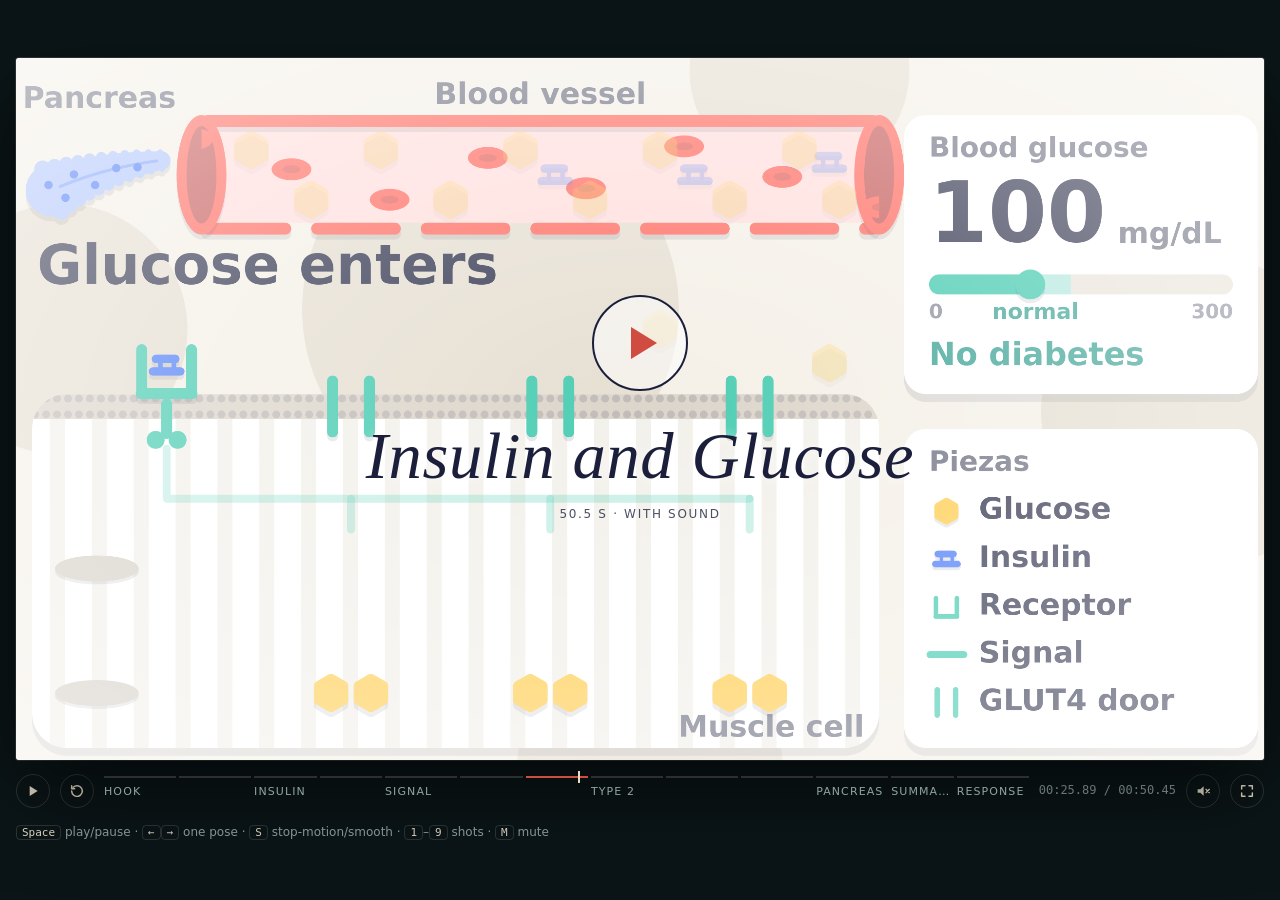
<file: skills/videos/styles/examples/motion.html>
<!doctype html>
<html lang="en">
<head>
<meta charset="utf-8">
<meta name="viewport" content="width=device-width,initial-scale=1,viewport-fit=cover">
<title>Insulin and Glucose</title>
<style>
:root{--ground:#0b1517;--ink:#e7dec8;--muted:#8fa4a2;--accent:#d04b40;--line:rgba(231,222,200,.16);--line2:rgba(231,222,200,.42);color-scheme:dark}
html,body{height:100%;margin:0;background:var(--ground);color:var(--ink)}
[hidden]{display:none!important}
body{font:14px/1.4 ui-sans-serif,system-ui,-apple-system,"Segoe UI",Roboto,sans-serif;display:flex;flex-direction:column;align-items:center;justify-content:center;gap:14px;padding-inline:16px;padding-block:16px;box-sizing:border-box;overflow:hidden}
#frame,#bar,#hint{width:min(100%,calc((100vh - 128px) * var(--ar,1.7778)))}
#frame{position:relative;aspect-ratio:var(--ar,1.7778);max-width:100%;box-shadow:0 30px 90px rgba(0,0,0,.55),0 0 0 1px var(--line);border-radius:3px;overflow:hidden;background:#10201f}
canvas{display:block;width:100%;height:100%;cursor:crosshair;touch-action:none}
#start{position:absolute;inset:0;display:grid;place-content:center;justify-items:center;gap:2px;border:0;margin:0;padding:0;color:var(--ink);cursor:pointer;background:radial-gradient(ellipse at center,rgba(6,14,16,.08),rgba(6,14,16,.62));font:inherit}
#start .ring{width:92px;height:92px;border-radius:50%;border:2px solid var(--ink);display:grid;place-items:center;background:rgba(11,21,23,.4);transition:transform .2s}
#start:hover .ring,#start:focus-visible .ring{transform:scale(1.06)}
#start .tri{width:0;height:0;border-left:26px solid var(--accent);border-top:16px solid transparent;border-bottom:16px solid transparent;margin-left:8px}
#start .name{font-family:ui-serif,"Iowan Old Style",Palatino,"Palatino Linotype",Georgia,serif;font-style:italic;font-size:clamp(28px,5.2vw,68px);margin:16px 0 2px;letter-spacing:.01em;text-shadow:0 2px 18px rgba(0,0,0,.45)}
#start .spec{color:var(--ink);opacity:.78;font-size:12px;letter-spacing:.14em;text-transform:uppercase}
#bar{display:flex;align-items:center;gap:10px;flex-wrap:wrap}
#bar button{font:inherit;font-size:13px;color:var(--ink);background:transparent;border:1px solid var(--line);border-radius:999px;padding:6px 13px;cursor:pointer;white-space:nowrap}
#bar button:hover{border-color:var(--line2)}
button:focus-visible{outline:2px solid var(--accent);outline-offset:2px}
#track{flex:1 1 220px;position:relative;height:30px;display:grid;gap:3px;cursor:pointer;touch-action:none;user-select:none}
#track .seg{min-width:0;overflow:hidden;text-overflow:ellipsis;white-space:nowrap;border-top:2px solid var(--line);font-size:11px;letter-spacing:.1em;text-transform:uppercase;color:var(--muted);padding-top:6px}
#track .seg.on{border-color:var(--accent);color:var(--ink)}#track .seg.estrecho{color:transparent}
#head{position:absolute;top:-5px;left:0;width:2px;height:12px;background:var(--ink);transform:translateX(-1px);pointer-events:none}
#tc{font-family:ui-monospace,"SF Mono",Menlo,Consolas,monospace;font-variant-numeric:tabular-nums;font-size:12px;color:var(--muted)}
#hint{margin:0;color:var(--muted);font-size:12px;line-height:1.7}
kbd{font-family:ui-monospace,"SF Mono",Menlo,Consolas,monospace;border:1px solid var(--line);border-radius:4px;padding:0 5px;font-size:11px;color:var(--ink)}
#bar button.ico{width:34px;height:34px;padding:0;display:grid;place-items:center}#bar button.ico svg{width:16px;height:16px}
html.fondo-claro #start{color:#1B1F3B;background:radial-gradient(ellipse at center,rgba(255,255,255,.15),rgba(255,255,255,.6))}html.fondo-claro #start .ring{border-color:#1B1F3B;background:rgba(255,255,255,.55)}html.fondo-claro #start .name,html.fondo-claro #start .spec{color:#1B1F3B;text-shadow:0 1px 12px rgba(255,255,255,.8)}
html.bare body{padding:0;gap:0}html.bare #bar,html.bare #hint{display:none}html.bare #frame{width:100vw;height:100vh;box-shadow:none;border-radius:0}
html.incrustado body,html:fullscreen body{padding:0;gap:0}html.incrustado #hint,html:fullscreen #hint{display:none}html.incrustado #frame,html:fullscreen #frame{width:100vw;height:100vh;box-shadow:none;border-radius:0}
html.incrustado #bar,html:fullscreen #bar{position:fixed;inset:auto 0 0 0;width:auto;padding:22px 12px 8px;background:linear-gradient(transparent,rgba(0,0,0,.75));opacity:0;transition:opacity .2s;z-index:5}
html.controles #bar{opacity:1}html.incrustado:not(.controles) #frame,html:fullscreen:not(.controles) #frame{cursor:none}
@media (max-width:640px){#bar button{padding:5px 10px;font-size:12px}#track{order:10;flex-basis:100%}}
</style>
</head>
<body>
<div id="frame">
  <canvas id="film" aria-label="Insulin and Glucose: how insulin gets glucose into a muscle cell, and what goes wrong in type 2 diabetes"></canvas>
  <button id="start" aria-label="Play Insulin and Glucose with sound"><span class="ring"><span class="tri"></span></span><span class="name">Insulin and Glucose</span><span class="spec" id="spec"></span></button>
</div>
<div id="bar" role="toolbar" aria-label="Video controls">
  <button id="pp" class="ico" aria-pressed="false" aria-label="Play" title="Play"></button>
  <button id="rs" class="ico" aria-label="Restart" title="Restart"></button>
  <div id="track" aria-label="Scrub the video"><span id="head"></span></div>
  <span id="tc"></span>
  <button id="sm" class="ico" aria-label="Stop-motion" title="Stop-motion"></button>
  <button id="snd" class="ico" aria-label="Sound off" title="Sound off"></button>
  <button id="fs" class="ico" aria-label="Full screen" title="Full screen"></button>
</div>
<p id="hint"><kbd>Space</kbd> play/pause · <kbd>←</kbd><kbd>→</kbd> one pose · <kbd>S</kbd> stop-motion/smooth · <kbd>1</kbd>–<kbd>9</kbd> shots · <kbd>M</kbd> mute</p>
<script>
// Inside a note (iframe) the video fills the whole space, and the controls appear on top when the mouse hovers over it.
if (window.self !== window.top) document.documentElement.classList.add('incrustado');
// Any error is written over the video, so it shows up in the review screenshot.
addEventListener('error', e => { const p = document.createElement('pre'); p.textContent = 'ERROR: ' + e.message + (e.lineno ? ' (line ' + e.lineno + ')' : ''); p.style.cssText = 'position:fixed;inset:auto 0 0 0;margin:0;padding:12px;background:#000;color:#ff5555;font:16px monospace;z-index:99;white-space:pre-wrap'; document.body.append(p); });
</script>
<script>
// ═══════════════════════════════════════════════════════════════════════════
//  Insulin and Glucose — a film drawn and scored entirely in code.
//  No images, samples or libraries: every pixel and every sound is made here (a narration
//  track, when there is one, is the only recorded audio). Size, frame rate and look come from
//  FORMAT; the length is the sum of the shots. With expo > 1 puppets hold each pose for
//  `expo` frames (stop motion) while the camera still moves on every frame.
// ═══════════════════════════════════════════════════════════════════════════
"use strict";
// ═══ YOUR FILM · FORMAT — size, frame rate, pose rate and post look (see MOTOR.md for the presets) ═══
const FORMAT = {
  w: 2560, h: 1440, fps: 60,
  expo: 1, post: { flicker: 0, grain: 0, vignette: 0, bg: '#F3EEE4' },
  ink: [27, 31, 59], light: [255, 255, 255], paper: 0, shadow: null,
  pixel: false,
  poster: 25.9,                            // the three doors open and glucose already inside: the idea at a glance
  safe: null,
};
const W = FORMAT.w, H = FORMAT.h, FPS = FORMAT.fps, EXPO = FORMAT.expo;
let DUR = 0, NF = 0; // set at boot from the shots
const TAU = Math.PI * 2, PI = Math.PI;
const clamp = (x, a, b) => x < a ? a : x > b ? b : x;
const lerp = (a, b, t) => a + (b - a) * t;
const inv = (a, b, x) => clamp((x - a) / (b - a), 0, 1);
const smooth = (a, b, x) => { x = inv(a, b, x); return x * x * (3 - 2 * x); };
const eio = t => { t = clamp(t, 0, 1); return t < .5 ? 4 * t * t * t : 1 - Math.pow(-2 * t + 2, 3) / 2; };
const eo = t => 1 - Math.pow(1 - clamp(t, 0, 1), 3);
const esine = t => .5 - .5 * Math.cos(PI * clamp(t, 0, 1));
const rng = seed => { let a = seed >>> 0; return () => { a = (a + 0x6D2B79F5) | 0; let t = Math.imul(a ^ (a >>> 15), 1 | a); t = (t + Math.imul(t ^ (t >>> 7), 61 | t)) ^ t; return ((t ^ (t >>> 14)) >>> 0) / 4294967296; }; };
const hash = (a, b = 0, c = 0) => { let h = Math.imul(a | 0, 374761393) ^ Math.imul((b | 0) + 7919, 668265263) ^ Math.imul((c | 0) + 104729, 1274126177); h = Math.imul(h ^ (h >>> 13), 1103515245); h ^= h >>> 16; h = Math.imul(h ^ (h >>> 15), 2246822519); h ^= h >>> 13; return (h >>> 0) / 4294967296; };

// ── Perlin gradient noise ────────────────────────────────────────────────────
const noise = (() => {
  const r = rng(1337), p = new Uint8Array(512), gx = new Float32Array(256), gy = new Float32Array(256), perm = [];
  for (let i = 0; i < 256; i++) perm[i] = i;
  for (let i = 255; i > 0; i--) { const j = (r() * (i + 1)) | 0; const t = perm[i]; perm[i] = perm[j]; perm[j] = t; }
  for (let i = 0; i < 512; i++) p[i] = perm[i & 255];
  for (let i = 0; i < 256; i++) { const a = r() * TAU; gx[i] = Math.cos(a); gy[i] = Math.sin(a); }
  const fade = t => t * t * t * (t * (t * 6 - 15) + 10);
  return (x, y) => {
    const xi = Math.floor(x), yi = Math.floor(y), xf = x - xi, yf = y - yi, X = xi & 255, Y = yi & 255;
    const aa = p[p[X] + Y], ab = p[p[X] + Y + 1], ba = p[p[X + 1] + Y], bb = p[p[X + 1] + Y + 1];
    const u = fade(xf), v = fade(yf);
    const x1 = lerp(gx[aa] * xf + gy[aa] * yf, gx[ba] * (xf - 1) + gy[ba] * yf, u);
    const x2 = lerp(gx[ab] * xf + gy[ab] * (yf - 1), gx[bb] * (xf - 1) + gy[bb] * (yf - 1), u);
    return lerp(x1, x2, v) * 1.42;
  };
})();
const fbm = (x, y, o = 3) => { let s = 0, a = .5, f = 1; for (let i = 0; i < o; i++) { s += a * noise(x * f + i * 17.3, y * f - i * 9.1); f *= 2.03; a *= .5; } return s; };
// divergence-free flow: curl of a drifting noise potential (px/s per unit amp)
function curl(x, y, t, sc = .0032) {
  const X = x * sc, Y = y * sc, h = .015;
  const n = (a, b) => noise(a + t * .23, b - t * .31) + .5 * noise(a * 2.1 - t * .4 + 3.1, b * 2.1 + t * .2 + 5.2);
  return [(n(X, Y + h) - n(X, Y - h)) / (2 * h), -(n(X + h, Y) - n(X - h, Y)) / (2 * h)];
}

// ── colour ──────────────────────────────────────────────────────────────────
const C = {
  teal: '#467f85', tealL: '#5a9197', tealD: '#2f6369', tealDD: '#20484f', sky: '#43808a', skyL: '#4f8b92',
  navy: '#17404c', navyD: '#10313b', hill: '#1f4d5a', hillL: '#7fa6ad', hillLL: '#9dbfc3',
  red: '#cf4b40', redD: '#a93a34', redL: '#dd6254', coral: '#d05b55', coralL: '#df746a', coralD: '#b2463f',
  orange: '#de835d', ochre: '#cf9a48', terra: '#c86a47', pear: '#d9c46f', gold: '#d8a54a',
  cream: '#e4dbc4', creamL: '#efe8d6', creamD: '#c9bfa6', paper: '#ebe3cf', skin: '#e3d4b4', cheek: '#e39a8c',
  ink: '#15191b', inkS: '#262c2e', slate: '#46565c', floor: '#35494e', floorL: '#4a5f63', table: '#4c5a54', tableD: '#3b4843',
  bag: '#61736e', wing: '#5d777c', bark: '#2a1715', brown: '#5b3526', cork: '#a8744b', grey: '#8d9696', blueGrey: '#88a6a1', lightBlue: '#8aaeb3'
};
const hexA = h => [parseInt(h.slice(1, 3), 16), parseInt(h.slice(3, 5), 16), parseInt(h.slice(5, 7), 16)];
const css = (c, a = 1) => `rgba(${c[0] | 0},${c[1] | 0},${c[2] | 0},${a})`;
const mixc = (a, b, t) => [lerp(a[0], b[0], t), lerp(a[1], b[1], t), lerp(a[2], b[2], t)];
const INKC = FORMAT.ink, LIGHTC = FORMAT.light;
// tone(h, k): k<0 darkens toward teal-ink, k>0 lightens toward paper — keeps every shade inside the print palette
const tone = (h, k, a = 1) => { const c = hexA(h); return css(k < 0 ? mixc(c, INKC, -k) : mixc(c, LIGHTC, k), a); };

// ── canvas helpers ──────────────────────────────────────────────────────────
const mk = (w, h) => { const c = document.createElement('canvas'); c.width = Math.max(1, Math.ceil(w)); c.height = Math.max(1, Math.ceil(h)); return c; };
const g2 = c => c.getContext('2d');

// hand-cut outline: subdivide each edge and nudge it with noise so nothing is ruler-straight
function cutPath(g, pts, { closed = true, amp = 1.2, step = 16, seed = 1, begin = true } = {}) {
  if (begin) g.beginPath();
  let first = true, k = 0; const n = pts.length, m = closed ? n : n - 1;
  for (let i = 0; i < m; i++) {
    const x0 = pts[i][0], y0 = pts[i][1], x1 = pts[(i + 1) % n][0], y1 = pts[(i + 1) % n][1];
    const L = Math.hypot(x1 - x0, y1 - y0) || 1, s = Math.max(1, Math.round(L / step)), nx = -(y1 - y0) / L, ny = (x1 - x0) / L;
    for (let j = 0; j < s; j++) {
      const t = j / s, w = noise(seed * 7.13 + k * .31, seed * 3.7) * amp; k++;
      const x = lerp(x0, x1, t) + nx * w, y = lerp(y0, y1, t) + ny * w;
      if (first) { g.moveTo(x, y); first = false; } else g.lineTo(x, y);
    }
  }
  if (!closed) g.lineTo(pts[n - 1][0], pts[n - 1][1]); else g.closePath();
}
function blobPath(g, cx, cy, rx, ry, { n = 56, amp = .03, seed = 1, rot = 0, begin = true, freq = 1.3 } = {}) {
  if (begin) g.beginPath();
  const cr = Math.cos(rot), sr = Math.sin(rot);
  for (let i = 0; i <= n; i++) {
    const a = i / n * TAU, r = 1 + amp * noise(Math.cos(a) * freq + seed * 1.7, Math.sin(a) * freq - seed * 2.3);
    const x = Math.cos(a) * rx * r, y = Math.sin(a) * ry * r, X = cx + x * cr - y * sr, Y = cy + x * sr + y * cr;
    i ? g.lineTo(X, Y) : g.moveTo(X, Y);
  }
  g.closePath();
}
// smooth closed/open curve through points (Catmull-Rom → Bezier)
function curvePath(g, pts, closed = false, begin = true) {
  const n = pts.length; if (begin) g.beginPath(); g.moveTo(pts[0][0], pts[0][1]);
  const P = i => closed ? pts[(i + n) % n] : pts[clamp(i, 0, n - 1)];
  const m = closed ? n : n - 1;
  for (let i = 0; i < m; i++) {
    const p0 = P(i - 1), p1 = P(i), p2 = P(i + 1), p3 = P(i + 2);
    g.bezierCurveTo(p1[0] + (p2[0] - p0[0]) / 6, p1[1] + (p2[1] - p0[1]) / 6, p2[0] - (p3[0] - p1[0]) / 6, p2[1] - (p3[1] - p1[1]) / 6, p2[0], p2[1]);
  }
  if (closed) g.closePath();
}
// print-style line texture inside the current clip
function hatch(g, x, y, w, h, { gap = 6, ang = 0, col = '#000', a = .15, lw = 1, wob = 0, seed = 1, av = .6, seg = 36 } = {}) {
  const R = rng(seed); g.save(); g.lineWidth = lw; g.strokeStyle = col;
  const D = Math.hypot(w, h) / 2 + 6; g.translate(x + w / 2, y + h / 2); g.rotate(ang);
  for (let v = -D; v <= D; v += gap * (.75 + .5 * R())) {
    g.globalAlpha = a * (1 - av + av * R()); g.beginPath();
    for (let u = -D; u <= D + seg; u += seg) { const yy = v + (wob ? noise(u * .006 + seed, v * .04) * wob : 0); u === -D ? g.moveTo(u, yy) : g.lineTo(u, yy); }
    g.stroke();
  }
  g.restore();
}
function stipple(g, x, y, w, h, { n = 400, col = '#fff', r0 = .7, r1 = 1.8, a = .5, seed = 2, dens = null } = {}) {
  const R = rng(seed); g.save(); g.fillStyle = col;
  for (let i = 0; i < n; i++) {
    const px = x + R() * w, py = y + R() * h, q = R(), r = lerp(r0, r1, R()), al = a * (.35 + .65 * R());
    if (dens && q > dens(px, py)) continue;
    g.globalAlpha = al;
    if (r < 1.3) g.fillRect(px - r, py - r, r * 2, r * 2); else { g.beginPath(); g.arc(px, py, r, 0, TAU); g.fill(); }
  }
  g.restore();
}
function withClip(g, pathFn, fn) { g.save(); pathFn(g); g.clip(); fn(g); g.restore(); }
// the first fraction u (by length) of a polyline: for lines that draw themselves on
function trimPath(pts, u) {
  if (u >= 1) return pts.slice(); if (u <= 0 || pts.length < 2) return [pts[0]];
  const L = [0]; for (let i = 1; i < pts.length; i++) L.push(L[i - 1] + Math.hypot(pts[i][0] - pts[i - 1][0], pts[i][1] - pts[i - 1][1]));
  const d = u * L[L.length - 1], out = [pts[0]];
  for (let i = 1; i < pts.length; i++) { if (L[i] <= d) { out.push(pts[i]); continue; } const t = (d - L[i - 1]) / (L[i] - L[i - 1] || 1); out.push([lerp(pts[i - 1][0], pts[i][0], t), lerp(pts[i - 1][1], pts[i][1], t)]); break; }
  return out;
}

// ── text: system font stacks; a style may embed its own @font-face (boot waits for document.fonts.ready) ──
const FONTS = { serif: 'ui-serif, "Iowan Old Style", Palatino, "Palatino Linotype", Georgia, serif', sans: 'ui-sans-serif, system-ui, -apple-system, "Segoe UI", Roboto, sans-serif', mono: 'ui-monospace, "SF Mono", Menlo, Consolas, monospace' };
// draws str (wrapped to maxW, '\n' breaks lines) and returns its box; bake it inside sprite() to give it the style's material
function drawText(g, str, x, y, { size = 64, font = FONTS.sans, weight = 600, style = '', col = '#15191b', align = 'center', base = 'middle', maxW = 0, lh = 1.15, track = 0, stroke = null, sw = 0 } = {}) {
  g.save(); g.font = `${style} ${weight} ${size}px ${font}`; g.textAlign = align; g.textBaseline = 'middle';
  if ('letterSpacing' in g) g.letterSpacing = `${track}px`;
  const lines = [];
  for (const para of String(str).split('\n')) {
    if (!maxW) { lines.push(para); continue; }
    let cur = ''; for (const w of para.split(' ')) { const t = cur ? cur + ' ' + w : w; if (cur && g.measureText(t).width > maxW) { lines.push(cur); cur = w; } else cur = t; } lines.push(cur);
  }
  const L = size * lh, h = L * lines.length, y0 = base === 'top' ? y + L / 2 : base === 'bottom' ? y - h + L / 2 : y - h / 2 + L / 2;
  let wmax = 0;
  lines.forEach((ln, i) => { const yy = y0 + i * L; wmax = Math.max(wmax, g.measureText(ln).width); if (stroke) { g.strokeStyle = stroke; g.lineWidth = sw; g.lineJoin = 'round'; g.strokeText(ln, x, yy); } g.fillStyle = col; g.fillText(ln, x, yy); });
  g.restore();
  const bx = align === 'center' ? x - wmax / 2 : align === 'right' || align === 'end' ? x - wmax : x;
  return { x: bx, y: y0 - L / 2, w: wmax, h, lines: lines.length };
}

// ── shared textures ─────────────────────────────────────────────────────────
// film grain: fine light+dark specks, re-laid every exposure
const GRAIN = (() => {
  const s = 384, c = mk(s, s), g = g2(c), id = g.createImageData(s, s), d = id.data, R = rng(99);
  for (let i = 0; i < s * s; i++) {
    const v = R(), k = i * 4;
    if (v < .5) { d[k] = 8; d[k + 1] = 16; d[k + 2] = 18; d[k + 3] = (.5 - v) * 64; }
    else { d[k] = 250; d[k + 1] = 244; d[k + 2] = 228; d[k + 3] = (v - .5) * 44; }
  }
  g.putImageData(id, 0, 0); return c;
})();
// paper fibre: soft blotches + fibres, pressed into every cut-out
const PAPER = (() => {
  const s = 512, c = mk(s, s), g = g2(c), id = g.createImageData(s, s), d = id.data, R = rng(7);
  for (let y = 0; y < s; y++) for (let x = 0; x < s; x++) {
    const k = (y * s + x) * 4;
    // tileable blotch field
    const fx = x / s * TAU, fy = y / s * TAU;
    const v = noise(Math.cos(fx) * 2.2 + 11, Math.sin(fx) * 2.2 + Math.cos(fy) * 2.2) * .6 + noise(Math.cos(fx) * 6 + Math.sin(fy) * 6, Math.sin(fx) * 6 - 4) * .4 + (R() - .5) * .9;
    if (v < 0) { d[k] = 10; d[k + 1] = 20; d[k + 2] = 22; d[k + 3] = Math.min(255, -v * 70); }
    else { d[k] = 255; d[k + 1] = 248; d[k + 2] = 232; d[k + 3] = Math.min(255, v * 60); }
  }
  g.putImageData(id, 0, 0);
  g.lineCap = 'round';
  for (let i = 0; i < 260; i++) {
    const x = R() * s, y = R() * s, a = R() * TAU, L = 6 + R() * 22;
    g.strokeStyle = R() < .5 ? 'rgba(255,248,230,.22)' : 'rgba(10,20,22,.18)'; g.lineWidth = .6 + R() * .7;
    g.beginPath(); g.moveTo(x, y); g.quadraticCurveTo(x + Math.cos(a + .5) * L * .5, y + Math.sin(a + .5) * L * .5, x + Math.cos(a) * L, y + Math.sin(a) * L); g.stroke();
  }
  return c;
})();
const PAT = (() => { const g = g2(mk(1, 1)); return { grain: g.createPattern(GRAIN, 'repeat'), paper: g.createPattern(PAPER, 'repeat') }; })();

function paperize(g, k = .5) { g.save(); g.setTransform(1, 0, 0, 1, 0, 0); g.globalCompositeOperation = 'source-atop'; g.globalAlpha = k; g.fillStyle = PAT.paper; g.fillRect(0, 0, g.canvas.width, g.canvas.height); g.restore(); }

// big printed backdrop: gradient + mottling + streaks + scratches + dust (all canvas ops, fast)
function backdrop(w, h, o = {}) {
  const c = mk(w, h), g = g2(c), R = rng(o.seed || 5);
  const gr = g.createLinearGradient(0, 0, 0, h);
  (o.grad || [[0, o.base], [1, o.base]]).forEach(([s, col]) => gr.addColorStop(s, col));
  g.fillStyle = gr; g.fillRect(0, 0, w, h);
  const noiseCanvas = (sw, sh) => { const m = mk(sw, sh), mg = g2(m), id = mg.createImageData(sw, sh); for (let i = 0; i < sw * sh; i++) { const v = R() * 255; id.data[i * 4] = id.data[i * 4 + 1] = id.data[i * 4 + 2] = v; id.data[i * 4 + 3] = 255; } mg.putImageData(id, 0, 0); return m; };
  g.imageSmoothingEnabled = true; g.imageSmoothingQuality = 'high';
  for (const [div, amt] of [[140, (o.mottle ?? .5) * .42], [26, (o.mottle ?? .5) * .3]]) {
    const sw = Math.ceil(w / div) + 3, sh = Math.ceil(h / div) + 3, m = noiseCanvas(sw, sh);
    g.save(); g.globalCompositeOperation = 'soft-light'; g.globalAlpha = amt; g.drawImage(m, 0, 0, sw, sh, -div * 1.5, -div * 1.5, sw * div, sh * div); g.restore();
  }
  if (o.vstreak) { // fine vertical fibres, broken along y
    const rows = 40, m = mk(w, rows), mg = g2(m), id = mg.createImageData(w, rows);
    for (let x = 0; x < w; x++) { let v = (R() - .5); for (let y = 0; y < rows; y++) { const q = 128 + (v + noise(x * .05, y * .6) * .35) * 255 * .5; const k = (y * w + x) * 4; id.data[k] = id.data[k + 1] = id.data[k + 2] = clamp(q, 0, 255); id.data[k + 3] = 255; } }
    mg.putImageData(id, 0, 0); g.save(); g.globalCompositeOperation = 'soft-light'; g.globalAlpha = o.vstreak; g.drawImage(m, 0, 0, w, h); g.restore();
  }
  if (o.hstreak) { // horizontal print lines
    const cols = 40, m = mk(cols, h), mg = g2(m), id = mg.createImageData(cols, h);
    for (let y = 0; y < h; y++) { let v = (R() - .5); for (let x = 0; x < cols; x++) { const q = 128 + (v + noise(y * .05, x * .6) * .35) * 255 * .5; const k = (y * cols + x) * 4; id.data[k] = id.data[k + 1] = id.data[k + 2] = clamp(q, 0, 255); id.data[k + 3] = 255; } }
    mg.putImageData(id, 0, 0); g.save(); g.globalCompositeOperation = 'soft-light'; g.globalAlpha = o.hstreak; g.drawImage(m, 0, 0, w, h); g.restore();
  }
  // scratches & scuffs
  g.save(); g.lineCap = 'round';
  for (let i = 0; i < (o.scratches ?? 260); i++) {
    const x = R() * w, y = R() * h, L = 8 + R() * (o.scratchLen || 60), a = (o.scratchAng ?? PI / 2) + (R() - .5) * .5, light = R() < .6;
    g.strokeStyle = light ? `rgba(236,230,212,${.05 + R() * .12})` : `rgba(10,26,30,${.05 + R() * .1})`; g.lineWidth = .5 + R() * 1.1;
    g.beginPath(); g.moveTo(x, y); g.lineTo(x + Math.cos(a) * L, y + Math.sin(a) * L); g.stroke();
  }
  g.restore();
  stipple(g, 0, 0, w, h, { n: o.dust ?? 2200, col: '#ece4cf', r0: .5, r1: 1.7, a: .22, seed: (o.seed || 5) + 3 });
  stipple(g, 0, 0, w, h, { n: (o.dust ?? 2200) * .6, col: '#0c1c20', r0: .5, r1: 1.4, a: .2, seed: (o.seed || 5) + 4 });
  // key light from the upper left, falloff to the corners
  const lx = (o.light?.[0] ?? .3) * w, ly = (o.light?.[1] ?? .2) * h, rg = g.createRadialGradient(lx, ly, 0, lx, ly, Math.hypot(w, h) * .75);
  rg.addColorStop(0, `rgba(255,246,226,${o.glow ?? .1})`); rg.addColorStop(.55, 'rgba(255,246,226,0)'); rg.addColorStop(1, `rgba(6,20,24,${o.dark ?? .28})`);
  g.fillStyle = rg; g.fillRect(0, 0, w, h);
  return c;
}

// ── cut-out sprites: drawn once (paper texture baked in) + a soft contact shadow ──
function sprite(w, h, ax, ay, draw, { ss = 1, pad = 28, shadow = FORMAT.shadow, paper = FORMAT.paper } = {}) {
  const c = mk((w + pad * 2) * ss, (h + pad * 2) * ss), g = g2(c);
  g.setTransform(ss, 0, 0, ss, pad * ss, pad * ss); g.lineJoin = 'round'; g.lineCap = 'round'; draw(g);
  if (paper) paperize(g, paper);
  let s = null;
  if (shadow) { s = mk(c.width, c.height); const sg = g2(s), off = c.width + 64; sg.shadowColor = `rgba(6,20,24,${shadow.a})`; sg.shadowBlur = shadow.blur * ss; sg.shadowOffsetX = off; sg.drawImage(c, -off, 0); }
  return { c, s, w, h, ax, ay, pad, ss, sh: shadow };
}
// place a sprite: (x,y) = its anchor in world space; shadow offset stays in world space (one light)
function put(ctx, sp, x, y, rot = 0, sc = 1, { alpha = 1, flip = false, shadow = true, sy = 1 } = {}) {
  const k = sc / sp.ss, ox = -(sp.pad + sp.ax) * sp.ss, oy = -(sp.pad + sp.ay) * sp.ss;
  if (sp.s && shadow) {
    ctx.save(); ctx.translate(x + sp.sh.dx * sc, y + sp.sh.dy * sc); if (rot) ctx.rotate(rot); ctx.scale(flip ? -k : k, k * sy);
    ctx.globalAlpha = alpha; ctx.drawImage(sp.s, ox, oy); ctx.restore();
  }
  ctx.save(); ctx.translate(x, y); if (rot) ctx.rotate(rot); ctx.scale(flip ? -k : k, k * sy); ctx.globalAlpha = alpha; ctx.drawImage(sp.c, ox, oy); ctx.restore();
}

// ── time and camera shortcuts almost every shot needs ──
const lapse = (t, a, d) => clamp((t - a) / d, 0, 1);                    // 0 → 1 while t goes from a to a + d
const onFrame = (T, ev) => Math.round(T * FPS) === Math.round(ev * FPS); // true on the exact frame of event ev (in step)
const popIn = u => { u = clamp(u, 0, 1); const v = u - 1; return 1 + 2.93 * v * v * v + 1.93 * v * v; }; // pop-in scale: 0 → 1.12 → 1 within u ∈ [0, 1]
// Animation principles (SKILL.md, Animation): arrive with overshoot, travel in an arc, stretch without changing area.
const llegar = (u, s = .08) => { u = clamp(u, 0, 1); return u < .75 ? (1 + s) * eio(u / .75) : 1 + s - s * eio((u - .75) / .25); }; // 0 → 1 + s (at 75% of the time) → 1: starts softly, overshoots, and comes back
const arco = (a, b, u, h) => { const dx = b[0] - a[0], dy = b[1] - a[1], l = Math.hypot(dx, dy) || 1, k = 4 * h * u * (1 - u); return [lerp(a[0], b[0], u) + k * dy / l, lerp(a[1], b[1], u) - k * dx / l]; }; // from a to b along a curve that bows h away from the straight line at the middle: upward when going right; h < 0, the other side
const estirar = k => [1 / k, k];   // [width, height] with the area intact: k > 1 stretches along the direction of motion, k < 1 squashes
function keyframes(K, t) { // [[t, v], ...] sorted: value linearly interpolated at t
  if (t <= K[0][0]) return K[0][1];
  for (let i = 1; i < K.length; i++) if (t <= K[i][0]) return lerp(K[i - 1][1], K[i][1], (t - K[i - 1][0]) / (K[i][0] - K[i - 1][0]));
  return K[K.length - 1][1];
}
// camera going from a = [x, y, z] to b in dur seconds: cam: camPath([1280, 720, 1], [1300, 700, 1.1], 2.5)
const camPath = (a, b, dur, ease = eio) => st => { const u = ease(st / dur); return { x: lerp(a[0], b[0], u), y: lerp(a[1], b[1], u), z: lerp(a[2], b[2], u) }; };
// shot on a shared set: the set lives in global time (T = t0 + st), so what is drawn in one shot carries over into the next.
// set = { build(), reset(T0), step(T, dt), snap(), draw(ctx, cam, T, e), poke?(x, y) }; o = { name, dur, cam, energy, score?(t0) }
function sharedShot(set, o) {
  return {
    ...o,
    build() { if (!set._built) { set._built = true; set.build(); } },
    reset() { set.reset(this.t0); },
    step(dt, st) { set.step(this.t0 + st, dt); },
    snap() { set.snap(); },
    draw(ctx, st, sq, e, cam) { set.draw(ctx, cam, this.t0 + sq, e); },
    score() { return o.score ? o.score.call(this, this.t0) : []; },
    poke(x, y) { return set.poke ? set.poke(x, y) : false; },
  };
}

// ── stop-motion clock helpers ───────────────────────────────────────────────
// exposure index for boil: puppets are re-placed by hand 12× a second
const boil = (id, e, amt = 1) => [(hash(id, e, 1) - .5) * 2.2 * amt, (hash(id, e, 2) - .5) * 2.2 * amt, (hash(id, e, 3) - .5) * .006 * amt];

// ── verlet rope (wires, steam, hair) ───────────────────────────────────────
class Rope {
  constructor(pts, { grav = 0, damp = .985, iters = 8, slack = 1, mass = null } = {}) {
    const n = pts.length; this.n = n;
    this.x = new Float64Array(n); this.y = new Float64Array(n); this.px = new Float64Array(n); this.py = new Float64Array(n);
    this.ax = new Float64Array(n); this.ay = new Float64Array(n); this.w = new Float64Array(n).fill(1); this.pin = new Uint8Array(n);
    this.rest = new Float64Array(n - 1);
    for (let i = 0; i < n; i++) { this.x[i] = this.px[i] = pts[i][0]; this.y[i] = this.py[i] = pts[i][1]; if (mass) this.w[i] = 1 / mass[i]; }
    for (let i = 0; i < n - 1; i++) this.rest[i] = Math.hypot(pts[i + 1][0] - pts[i][0], pts[i + 1][1] - pts[i][1]) * slack;
    this.grav = grav; this.damp = damp; this.iters = iters;
    this.rx = Float64Array.from(this.x); this.ry = Float64Array.from(this.y); // exposure snapshot (what the camera sees)
  }
  step(dt) {
    const { x, y, px, py, ax, ay, pin, n } = this, d2 = dt * dt, dm = this.damp;
    for (let i = 0; i < n; i++) {
      if (pin[i]) { px[i] = x[i]; py[i] = y[i]; ax[i] = ay[i] = 0; continue; }
      const vx = (x[i] - px[i]) * dm, vy = (y[i] - py[i]) * dm; px[i] = x[i]; py[i] = y[i];
      x[i] += vx + ax[i] * d2; y[i] += vy + (ay[i] + this.grav) * d2; ax[i] = ay[i] = 0;
    }
    for (let k = 0; k < this.iters; k++) for (let i = 0; i < n - 1; i++) {
      const j = i + 1, wi = pin[i] ? 0 : this.w[i], wj = pin[j] ? 0 : this.w[j], ws = wi + wj; if (!ws) continue;
      const dx = x[j] - x[i], dy = y[j] - y[i], d = Math.hypot(dx, dy) || 1e-6, diff = (d - this.rest[i]) / (d * ws);
      x[i] += dx * diff * wi; y[i] += dy * diff * wi; x[j] -= dx * diff * wj; y[j] -= dy * diff * wj;
    }
  }
  snap() { this.rx.set(this.x); this.ry.set(this.y); }
  // point along the rope at arc fraction u (from the snapshot)
  at(u, live = false) { const X = live ? this.x : this.rx, Y = live ? this.y : this.ry, f = clamp(u, 0, 1) * (this.n - 1), i = Math.min(this.n - 2, Math.floor(f)), t = f - i; return [lerp(X[i], X[i + 1], t), lerp(Y[i], Y[i + 1], t), Math.atan2(Y[i + 1] - Y[i], X[i + 1] - X[i])]; }
}

// ── falling-petal aerodynamics ─────────────────────────────────────────────
// Quasi-steady flat plate: orientation-dependent drag makes a tilted petal glide, lift acts ⟂ to the
// relative wind, and a self-excited pitch oscillator keeps it fluttering (tuned offline: ±28 px sway,
// ~210 px/s descent — cherry-blossom speeds at this scale).
function petalStep(p, dt, wx, wy) {
  const ux = p.vx - wx, uy = p.vy - wy, c = Math.cos(p.th), s = Math.sin(p.th);
  const vt = ux * c + uy * s, vn = -ux * s + uy * c, V = Math.hypot(ux, uy) + 1e-6;
  const An = p.An, At = An * .05, fdt = -At * vt * V, fdn = -An * vn * V, L = 2.5 * An * vt * vn / V;
  const ax = fdt * c - fdn * s - L * uy, ay = fdt * s + fdn * c + L * ux + 1500;
  const tau = -p.w0 * p.w0 * Math.sin(p.th) + 3 * (1 - (p.th / p.A) ** 2) * p.om - .001 * vt * vn;
  p.om = clamp(p.om + tau * dt, -30, 30); p.th += p.om * dt; p.vx += ax * dt; p.vy += ay * dt; p.x += p.vx * dt; p.y += p.vy * dt;
  p.phi += (2 + Math.abs(p.om) * .8) * dt * p.spin;
}
function newPetal(R, x, y, o = {}) {
  return { x, y, vx: o.vx ?? (R() - .5) * 80, vy: o.vy ?? (R() - .3) * 60, th: (R() - .5) * 1.2, om: (R() - .5) * 4, phi: R() * TAU, spin: (R() < .5 ? -1 : 1) * (.6 + R()),
    An: (o.An ?? .03) * (.8 + R() * .5), w0: 4.5 * (.8 + R() * .45), A: .8 + R() * .35, size: o.size ?? (11 + R() * 9), col: o.col ?? C.coral, landed: false, rx: x, ry: y, rth: 0, rphi: 0, id: (R() * 1e6) | 0, life: 0 };
}
function addPetal(path, p, e, ymul = 1) {
  const flat = (.25 + .75 * Math.abs(Math.cos(p.rphi))) * ymul, s = p.size, bo = e < 0 ? [0, 0] : boil(p.id, e, .6), a = p.rth + (p.id % 7) * .4, c = Math.cos(a), si = Math.sin(a), X = p.rx + bo[0], Y = p.ry + bo[1];
  const T = (x, y) => [X + x * c - y * flat * si, Y + x * si + y * flat * c];
  const P0 = T(-s, 0), c1 = T(-s * .4, -s * .75), c2 = T(s * .5, -s * .6), P1 = T(s, 0), c3 = T(s * .5, s * .55), c4 = T(-s * .4, s * .7);
  path.moveTo(P0[0], P0[1]); path.bezierCurveTo(c1[0], c1[1], c2[0], c2[1], P1[0], P1[1]); path.bezierCurveTo(c3[0], c3[1], c4[0], c4[1], P0[0], P0[1]); path.closePath();
}
function drawPetals(ctx, list, e, { ymul = 1, rim = 'rgba(96,24,22,.55)' } = {}) {
  const by = new Map();
  for (const p of list) { let path = by.get(p.col); if (!path) by.set(p.col, path = new Path2D()); addPetal(path, p, e, ymul); }
  ctx.lineWidth = 1.4; ctx.strokeStyle = rim;
  for (const [col, path] of by) { ctx.fillStyle = col; ctx.fill(path); ctx.stroke(path); }
}
// ── sound: every tone and noise is synthesised; the same score drives live play and the offline mix ──
const NOTE = n => { const m = /^([A-G])(#|b)?(\d)$/.exec(n); const i = { C: 0, D: 2, E: 4, F: 5, G: 7, A: 9, B: 11 }[m[1]] + (m[2] === '#' ? 1 : m[2] === 'b' ? -1 : 0); return 440 * Math.pow(2, (12 * (+m[3] + 1) + i - 69) / 12); };

class Sound {
  constructor(ctx, dest) {
    this.ctx = ctx; const sr = ctx.sampleRate;
    this.master = ctx.createGain(); this.master.gain.value = .92;
    const sh = ctx.createWaveShaper(), cv = new Float32Array(2048); for (let i = 0; i < 2048; i++) { const x = i / 1023.5 - 1; cv[i] = Math.tanh(x * 1.25) / Math.tanh(1.25); } sh.curve = cv;
    this.master.connect(sh); sh.connect(dest || ctx.destination);
    this.verb = ctx.createConvolver(); this.verb.buffer = this.ir(2.3); const vo = ctx.createGain(); vo.gain.value = .55; this.verb.connect(vo); vo.connect(this.master);
    const R = rng(4242), mono = (secs, fn) => { const b = ctx.createBuffer(1, Math.round(sr * secs), sr), d = b.getChannelData(0); fn(d, R); return b; };
    this.white = mono(3, (d, R) => { for (let i = 0; i < d.length; i++) d[i] = R() * 2 - 1; });
    this.pink = mono(4, (d, R) => { let b0 = 0, b1 = 0, b2 = 0; for (let i = 0; i < d.length; i++) { const w = R() * 2 - 1; b0 = .99765 * b0 + w * .099; b1 = .963 * b1 + w * .2965; b2 = .57 * b2 + w * 1.0527; d[i] = (b0 + b1 + b2 + w * .1848) * .2; } });
    this.brown = mono(4, (d, R) => { let v = 0; for (let i = 0; i < d.length; i++) { v = (v + .02 * (R() * 2 - 1)) / 1.02; d[i] = v * 3.2; } });
    this.bus = this.master; this.vbus = this.verb;
  }
  ir(dur) {
    const c = this.ctx, sr = c.sampleRate, len = Math.round(sr * dur), b = c.createBuffer(2, len, sr), R = rng(31);
    for (let ch = 0; ch < 2; ch++) {
      const d = b.getChannelData(ch); let lp = 0;
      for (let i = 0; i < len; i++) { const t = i / sr; lp = lp * .55 + (R() * 2 - 1) * .45; d[i] = t < .011 ? 0 : lp * Math.exp(-t * 3.1) * .5; }
      for (let k = 0; k < 7; k++) { const at = Math.round(sr * (.013 + R() * .06)); if (at < len) d[at] += (R() - .5) * .6; }
    }
    return b;
  }
  out(pan = 0, wet = .25) {
    const c = this.ctx, g = c.createGain(), p = c.createStereoPanner(); p.pan.value = clamp(pan, -1, 1);
    g.connect(p); p.connect(this.bus);
    if (wet > 0) { const s = c.createGain(); s.gain.value = wet; g.connect(s); s.connect(this.vbus); }
    return g;
  }
  env(g, t, a, peak, tau) { g.gain.setValueAtTime(0, t); g.gain.linearRampToValueAtTime(peak, t + a); g.gain.setTargetAtTime(0, t + a, tau); }
  noiseSrc(buf, t, dur, off = 0) { const s = this.ctx.createBufferSource(); s.buffer = buf; s.loop = true; s.start(t, off % buf.duration); s.stop(t + dur); return s; }
  filt(type, f, q = .7) { const b = this.ctx.createBiquadFilter(); b.type = type; b.frequency.value = f; b.Q.value = q; return b; }

  musicBox(t, f, v = 1, pan = 0) {
    const c = this.ctx, o = this.out(pan, .38);
    for (const [r, a, tau] of [[1, 1, .95], [1.0032, .32, .75], [2, .1, .3], [3.01, .05, .12], [6.27, .07, .045]]) {
      const os = c.createOscillator(), eg = c.createGain(); os.frequency.value = f * r; this.env(eg, t, .0025, a * v * .15, tau);
      os.connect(eg); eg.connect(o); os.start(t); os.stop(t + tau * 7 + .05);
    }
    const hp = this.filt('highpass', 2600), ng = c.createGain(); this.env(ng, t, .001, v * .05, .004);
    this.noiseSrc(this.white, t, .03, f % 1.3).connect(hp); hp.connect(ng); ng.connect(o);
  }
  // Karplus–Strong string (the telephone wire), with the tension settling after the pluck
  pluck(t, f, dur = 2, v = 1, pan = 0, seed = 1) {
    const c = this.ctx, sr = c.sampleRate, R = rng(seed), mk1 = (freq, decay, bright) => {
      const N = Math.max(2, Math.round(sr / freq)), len = Math.round(sr * dur), b = c.createBuffer(1, len, sr), d = b.getChannelData(0), ring = new Float32Array(N);
      let lp = 0; for (let i = 0; i < N; i++) { lp = lp * (1 - bright) + (R() * 2 - 1) * bright; ring[i] = lp; }
      let idx = 0, peak = 0; for (let i = 0; i < len; i++) { const a = ring[idx], nb = ring[(idx + 1) % N]; ring[idx] = (a + nb) * .5 * decay; d[i] = a; peak = Math.max(peak, Math.abs(a)); idx = (idx + 1) % N; }
      for (let i = 0; i < len; i++) d[i] /= peak || 1; return b;
    };
    const o = this.out(pan, .3);
    for (const [freq, decay, bright, amp] of [[f, .997, .8, .42], [f * 4.03, .985, .95, .12]]) {
      const s = c.createBufferSource(); s.buffer = mk1(freq, decay, bright); s.playbackRate.setValueAtTime(1.045, t); s.playbackRate.exponentialRampToValueAtTime(1, t + .35);
      const g = c.createGain(); g.gain.setValueAtTime(amp * v, t); g.gain.setTargetAtTime(0, t + dur * .55, dur * .12); s.connect(g); g.connect(o); s.start(t); s.stop(t + dur);
    }
  }
  flap(t, pan = 0, v = 1, n = 3, seed = 1) {
    const R = rng(seed), o = this.out(pan, .12); let tt = t;
    for (let i = 0; i < n; i++) {
      const bp = this.filt('bandpass', 650 + R() * 600, .8), g = this.ctx.createGain(); this.env(g, tt, .007, v * (.34 - i * .05), .038);
      this.noiseSrc(this.white, tt, .2, R() * 2).connect(bp); bp.connect(g); g.connect(o);
      const lp = this.filt('lowpass', 260), g2 = this.ctx.createGain(); this.env(g2, tt, .005, v * .22, .03);
      this.noiseSrc(this.brown, tt, .15, R() * 2).connect(lp); lp.connect(g2); g2.connect(o);
      tt += .07 + R() * .03 + i * .012;
    }
  }
  chirp(t, pan = 0, f0 = 3400, n = 2, v = 1, seed = 1) {
    const c = this.ctx, R = rng(seed), o = this.out(pan, .3); let tt = t;
    for (let i = 0; i < n; i++) {
      const f = f0 * (.92 + R() * .2), os = c.createOscillator(), g = c.createGain(), fm = c.createOscillator(), fg = c.createGain();
      os.frequency.setValueAtTime(f * .82, tt); os.frequency.exponentialRampToValueAtTime(f * 1.28, tt + .03); os.frequency.exponentialRampToValueAtTime(f * .95, tt + .07);
      fm.frequency.value = 38 + R() * 20; fg.gain.value = f * .05; fm.connect(fg); fg.connect(os.frequency);
      g.gain.setValueAtTime(0, tt); g.gain.linearRampToValueAtTime(v * .07, tt + .006); g.gain.linearRampToValueAtTime(v * .05, tt + .045); g.gain.linearRampToValueAtTime(0, tt + .08);
      os.connect(g); g.connect(o); os.start(tt); fm.start(tt); os.stop(tt + .1); fm.stop(tt + .1);
      tt += .085 + R() * .04;
    }
  }
  whoosh(t, dur, p0 = -.6, p1 = .6, f0 = 300, f1 = 1400, v = 1) {
    const c = this.ctx, g = c.createGain(), p = c.createStereoPanner(), bp = this.filt('bandpass', f0, 1.1);
    bp.frequency.setValueAtTime(f0, t); bp.frequency.exponentialRampToValueAtTime(f1, t + dur * .6); bp.frequency.exponentialRampToValueAtTime(f0 * 1.2, t + dur);
    p.pan.setValueAtTime(p0, t); p.pan.linearRampToValueAtTime(p1, t + dur);
    g.gain.setValueAtTime(0, t); g.gain.linearRampToValueAtTime(v * .2, t + dur * .55); g.gain.linearRampToValueAtTime(0, t + dur);
    this.noiseSrc(this.pink, t, dur + .05, t * 1.7).connect(bp); bp.connect(g); g.connect(p); p.connect(this.bus);
    const s = c.createGain(); s.gain.value = .2; g.connect(s); s.connect(this.vbus);
  }
  // paper rustle: sparse crackle grains, band-limited
  rustle(t, dur, v = 1, pan = 0, dens = 900, seed = 1) {
    const c = this.ctx, sr = c.sampleRate, len = Math.round(sr * dur), b = c.createBuffer(1, len, sr), d = b.getChannelData(0), R = rng(seed);
    let e = 0; for (let i = 0; i < len; i++) { if (R() < dens / sr) e = (R() * .8 + .2) * (R() < .5 ? -1 : 1); d[i] = e * (R() * 2 - 1); e *= .93; }
    const s = c.createBufferSource(); s.buffer = b; const hp = this.filt('highpass', 1700), g = c.createGain(), o = this.out(pan, .2);
    g.gain.setValueAtTime(0, t); g.gain.linearRampToValueAtTime(v * .5, t + dur * .15); g.gain.setTargetAtTime(0, t + dur * .35, dur * .22);
    s.connect(hp); hp.connect(g); g.connect(o); s.start(t);
  }
  tick(t, v = 1, pan = 0) { const hp = this.filt('bandpass', 4200, 1.5), g = this.ctx.createGain(); this.env(g, t, .0008, v * .12, .006); this.noiseSrc(this.white, t, .04, t * 3.1).connect(hp); hp.connect(g); g.connect(this.out(pan, .15)); }
  thump(t, v = 1, pan = 0) {
    const c = this.ctx, os = c.createOscillator(), g = c.createGain(), o = this.out(pan, .12);
    os.frequency.setValueAtTime(200, t); os.frequency.exponentialRampToValueAtTime(70, t + .06); this.env(g, t, .002, v * .3, .03); os.connect(g); g.connect(o); os.start(t); os.stop(t + .25);
    const lp = this.filt('lowpass', 1800), g2 = c.createGain(); this.env(g2, t, .001, v * .12, .008); this.noiseSrc(this.white, t, .05, t).connect(lp); lp.connect(g2); g2.connect(o);
  }
  creak(t, v = 1, pan = 0) {
    const c = this.ctx, os = c.createOscillator(), lfo = c.createOscillator(), lg = c.createGain(), bp = this.filt('bandpass', 720, 5), g = c.createGain();
    os.type = 'sawtooth'; os.frequency.setValueAtTime(128, t); os.frequency.linearRampToValueAtTime(96, t + .38); lfo.frequency.value = 22; lg.gain.value = 9; lfo.connect(lg); lg.connect(os.frequency);
    g.gain.setValueAtTime(0, t); g.gain.linearRampToValueAtTime(v * .09, t + .05); g.gain.linearRampToValueAtTime(v * .05, t + .25); g.gain.linearRampToValueAtTime(0, t + .4);
    os.connect(bp); bp.connect(g); g.connect(this.out(pan, .3)); os.start(t); lfo.start(t); os.stop(t + .45); lfo.stop(t + .45);
  }
  bloom(t, v = 1, pan = 0) {
    const c = this.ctx, os = c.createOscillator(), g = c.createGain();
    os.frequency.setValueAtTime(620, t); os.frequency.exponentialRampToValueAtTime(1180, t + .035); this.env(g, t, .004, v * .045, .03);
    os.connect(g); g.connect(this.out(pan, .3)); os.start(t); os.stop(t + .2);
  }
  cloth(t, v = 1, pan = 0) { const bp = this.filt('bandpass', 1900, .6), g = this.ctx.createGain(); g.gain.setValueAtTime(0, t); g.gain.linearRampToValueAtTime(v * .05, t + .1); g.gain.linearRampToValueAtTime(0, t + .3); this.noiseSrc(this.pink, t, .32, t * 2).connect(bp); bp.connect(g); g.connect(this.out(pan, .15)); }
  clink(t, v = 1, pan = 0) { // ceramic tap
    const c = this.ctx, o = this.out(pan, .3);
    for (const [f, a, tau] of [[2350, .5, .09], [3710, .3, .05], [5480, .2, .03], [1180, .25, .06]]) { const os = c.createOscillator(), g = c.createGain(); os.frequency.value = f; this.env(g, t, .001, a * v * .12, tau); os.connect(g); g.connect(o); os.start(t); os.stop(t + .4); }
  }
  // a recorded narration clip, dry and centred, starting `off` seconds into the clip
  voice(t, buf, v = 1, off = 0) {
    if (!buf || off >= buf.duration) return;
    const c = this.ctx, s = c.createBufferSource(), g = c.createGain(); s.buffer = buf; g.gain.value = v;
    s.connect(g); g.connect(this.bus); const w = c.createGain(); w.gain.value = .06; g.connect(w); w.connect(this.vbus); s.start(t, off);
  }
  // ── more voices: soft synth pluck, sub bass, pop, click, marimba, chalk, blip, piano, strings ──
  synth(t, f, v = 1, pan = 0, dur = .5, bright = 1) {
    const c = this.ctx, o = this.out(pan, .25), lp = this.filt('lowpass', 900 * bright, 2), g = c.createGain();
    lp.frequency.setValueAtTime(4200 * bright, t); lp.frequency.exponentialRampToValueAtTime(700, t + dur * .6);
    this.env(g, t, .006, v * .09, dur * .35); lp.connect(g); g.connect(o);
    for (const [r, type] of [[1, 'sawtooth'], [1.006, 'triangle'], [.5, 'sine']]) { const os = c.createOscillator(); os.type = type; os.frequency.value = f * r; os.connect(lp); os.start(t); os.stop(t + dur * 2.5); }
  }
  bass(t, f, v = 1, pan = 0, dur = .45) {
    const c = this.ctx, o = this.out(pan, .05), g = c.createGain(), os = c.createOscillator(), o2 = c.createOscillator(), g2 = c.createGain();
    os.frequency.value = f; o2.type = 'triangle'; o2.frequency.value = f * 2; g2.gain.value = .25; o2.connect(g2); g2.connect(g);
    g.gain.setValueAtTime(0, t); g.gain.linearRampToValueAtTime(v * .32, t + .012); g.gain.setTargetAtTime(0, t + dur * .6, dur * .25);
    os.connect(g); g.connect(o); os.start(t); o2.start(t); os.stop(t + dur * 2); o2.stop(t + dur * 2);
  }
  pop(t, v = 1, pan = 0, f = 900) {
    const c = this.ctx, os = c.createOscillator(), g = c.createGain();
    os.frequency.setValueAtTime(f, t); os.frequency.exponentialRampToValueAtTime(f * .35, t + .07); this.env(g, t, .002, v * .16, .035);
    os.connect(g); g.connect(this.out(pan, .15)); os.start(t); os.stop(t + .25);
  }
  click(t, v = 1, pan = 0) {
    const c = this.ctx, os = c.createOscillator(), g = c.createGain(), o = this.out(pan, .08); os.type = 'square'; os.frequency.value = 2200; this.env(g, t, .0005, v * .05, .004); os.connect(g); g.connect(o); os.start(t); os.stop(t + .05);
    const hp = this.filt('highpass', 6000), g2 = c.createGain(); this.env(g2, t, .0005, v * .1, .003); this.noiseSrc(this.white, t, .03, t * 5).connect(hp); hp.connect(g2); g2.connect(o);
  }
  marimba(t, f, v = 1, pan = 0) {
    const c = this.ctx, o = this.out(pan, .3);
    for (const [r, a, tau] of [[1, 1, .42], [3.93, .35, .09], [9.2, .12, .03]]) { const os = c.createOscillator(), g = c.createGain(); os.frequency.value = f * r; this.env(g, t, .002, a * v * .2, tau); os.connect(g); g.connect(o); os.start(t); os.stop(t + tau * 8 + .05); }
    const bp = this.filt('bandpass', f * 2, 1.5), g = c.createGain(); this.env(g, t, .001, v * .06, .01); this.noiseSrc(this.white, t, .04, f % 2).connect(bp); bp.connect(g); g.connect(o);
  }
  chalk(t, dur = .5, v = 1, pan = 0, seed = 1) { // stick-slip scratching: noise grains through a squeaky band
    const c = this.ctx, sr = c.sampleRate, len = Math.max(1, Math.round(sr * dur)), b = c.createBuffer(1, len, sr), d = b.getChannelData(0), R = rng(seed);
    let ph = 0, rate = 38 + R() * 30; for (let i = 0; i < len; i++) { ph += rate / sr; if (ph > 1) { ph -= 1; rate = 30 + R() * 45; } const env = Math.pow(1 - ph, 6) * (.6 + .4 * R()); d[i] = (R() * 2 - 1) * env; }
    const s = c.createBufferSource(); s.buffer = b; const bp = this.filt('bandpass', 3200 + R() * 900, 1.2), hp = this.filt('highpass', 1200), g = c.createGain();
    g.gain.setValueAtTime(0, t); g.gain.linearRampToValueAtTime(v * .5, t + .02); g.gain.setValueAtTime(v * .5, t + dur - .04); g.gain.linearRampToValueAtTime(0, t + dur);
    s.connect(bp); bp.connect(hp); hp.connect(g); g.connect(this.out(pan, .15)); s.start(t);
  }
  blip(t, f, v = 1, pan = 0, dur = .09) {
    const c = this.ctx, os = c.createOscillator(), lp = this.filt('lowpass', f * 3, 1), g = c.createGain(); os.type = 'square'; os.frequency.value = f;
    g.gain.setValueAtTime(0, t); g.gain.linearRampToValueAtTime(v * .16, t + .004); g.gain.setValueAtTime(v * .16, t + dur); g.gain.linearRampToValueAtTime(0, t + dur + .03);
    os.connect(lp); lp.connect(g); g.connect(this.out(pan, .3)); os.start(t); os.stop(t + dur + .06);
  }
  piano(t, f, v = 1, pan = 0) {
    const c = this.ctx, o = this.out(pan, .4);
    for (let n = 1; n <= 7; n++) { const r = n * Math.sqrt(1 + .0004 * n * n), os = c.createOscillator(), g = c.createGain(); os.frequency.value = f * r; this.env(g, t, .003, v * .12 / Math.pow(n, 1.4), 1.6 / Math.sqrt(n) * (440 / Math.max(f, 110)) ** .3); os.connect(g); g.connect(o); os.start(t); os.stop(t + 6); }
    const lp = this.filt('lowpass', 2400), g = c.createGain(); this.env(g, t, .001, v * .05, .012); this.noiseSrc(this.pink, t, .06, f % 3).connect(lp); lp.connect(g); g.connect(o);
  }
  strings(t, f, dur = 2, v = 1, pan = 0) {
    const c = this.ctx, o = this.out(pan, .5), lp = this.filt('lowpass', 1600, .5), g = c.createGain();
    g.gain.setValueAtTime(0, t); g.gain.linearRampToValueAtTime(v * .05, t + Math.min(.5, dur * .3)); g.gain.setValueAtTime(v * .05, t + dur); g.gain.linearRampToValueAtTime(0, t + dur + .6);
    lp.connect(g); g.connect(o);
    for (const r of [1, 1.004, .996, 2.002]) { const os = c.createOscillator(), vib = c.createOscillator(), vg = c.createGain(); os.type = 'sawtooth'; os.frequency.value = f * r; vib.frequency.value = 5 + r; vg.gain.value = f * .004; vib.connect(vg); vg.connect(os.frequency); os.connect(lp); os.start(t); vib.start(t); os.stop(t + dur + .7); vib.stop(t + dur + .7); }
  }
  // ── chiptune: pulse/square/triangle channels and a noise channel, like an 8-bit console ──
  chip(t, f, v = 1, pan = 0, dur = .2, wave = 'square') {
    const c = this.ctx, os = c.createOscillator(), g = c.createGain(), lp = this.filt('lowpass', 5200, .5), o = this.out(pan, .12);
    if (wave === 'pulse') { const n = 32, re = new Float32Array(n), im = new Float32Array(n); for (let k = 1; k < n; k++) im[k] = 2 / (k * PI) * Math.sin(k * PI * .25); os.setPeriodicWave(c.createPeriodicWave(re, im)); } else os.type = wave;
    os.frequency.value = f; const a = v * (wave === 'triangle' ? .42 : .12), end = t + Math.max(.04, dur);
    g.gain.setValueAtTime(0, t); g.gain.linearRampToValueAtTime(a, t + .004); g.gain.setValueAtTime(a * .8, t + Math.max(.02, dur * .5)); g.gain.linearRampToValueAtTime(0, end);
    os.connect(lp); lp.connect(g); g.connect(o); os.start(t); os.stop(end + .02);
  }
  noise(t, v = 1, pan = 0, dur = .05, f = 7000) {
    const c = this.ctx, hp = this.filt('highpass', f, .7), g = c.createGain(); g.gain.setValueAtTime(v * .22, t); g.gain.exponentialRampToValueAtTime(.001, t + Math.max(.02, dur));
    this.noiseSrc(this.white, t, dur + .02, t * 7).connect(hp); hp.connect(g); g.connect(this.out(pan, .05));
  }
  // continuous room / street / field tone for one shot (cross-faded at the cuts)
  bed(t, dur, kind, off = 0) {
    const c = this.ctx, g = c.createGain(), end = t + dur, lvl = { room: .5, street: .55, field: .6, stage: .42, studio: .35, lab: .4, soft: .45 }[kind];
    g.gain.setValueAtTime(0, t); g.gain.linearRampToValueAtTime(lvl, t + .05); g.gain.setValueAtTime(lvl, end - .05); g.gain.linearRampToValueAtTime(0, end + .03); g.connect(this.bus);
    const layer = (buf, type, f, q, amp, o2 = 0) => { const fl = this.filt(type, f, q), a = c.createGain(); a.gain.value = amp; this.noiseSrc(buf, t, dur + .06, off + o2).connect(fl); fl.connect(a); a.connect(g); return { fl, a }; };
    if (kind === 'room') { layer(this.brown, 'lowpass', 320, .5, .16); const h = layer(this.white, 'highpass', 5200, .5, .012, 1); h.a.gain.setValueAtTime(.006, t); h.a.gain.linearRampToValueAtTime(.016, t + dur * .5); h.a.gain.linearRampToValueAtTime(.008, end); }
    if (kind === 'street') { layer(this.pink, 'bandpass', 420, .45, .085); layer(this.brown, 'lowpass', 110, .6, .22, 2); }
    if (kind === 'field') { const w = layer(this.pink, 'bandpass', 380, .8, .12); w.fl.frequency.setValueAtTime(330, t); w.fl.frequency.linearRampToValueAtTime(760, t + dur * .55); w.fl.frequency.linearRampToValueAtTime(420, end); layer(this.white, 'highpass', 3400, .5, .008, 1); }
    if (kind === 'stage') { layer(this.brown, 'lowpass', 260, .5, .13); layer(this.pink, 'bandpass', 900, .4, .012, 2); }
    if (kind === 'studio') { layer(this.pink, 'lowpass', 500, .5, .04); }
    if (kind === 'lab') { layer(this.brown, 'lowpass', 180, .5, .08); for (const [f, a] of [[60, .05], [120, .025], [180, .012]]) { const os = c.createOscillator(), og = c.createGain(); os.frequency.value = f; og.gain.value = a; os.connect(og); og.connect(g); os.start(t); os.stop(end + .1); } layer(this.white, 'highpass', 7000, .5, .006, 1); }
    if (kind === 'soft') { layer(this.pink, 'lowpass', 700, .4, .07); layer(this.brown, 'lowpass', 200, .5, .08, 2); }
  }
  play(e, t, off = 0) {
    const R = rng((e.t * 1000) | 0);
    switch (e.k) {
      case 'mb': this.musicBox(t, NOTE(e.n), e.v ?? 1, e.pan ?? 0); break;
      case 'chord': e.ns.forEach((n, i) => this.musicBox(t + i * (e.strum ?? .028), NOTE(n), (e.v ?? .8) * (1 - i * .08), (e.pan ?? 0) + (i - 1.5) * .12)); break;
      case 'pluck': this.pluck(t, e.f, e.dur ?? 2.2, e.v ?? 1, e.pan ?? 0, (e.t * 100) | 0); break;
      case 'flap': this.flap(t, e.pan ?? 0, e.v ?? 1, e.n ?? 3, (e.t * 1000) | 0); break;
      case 'chirp': this.chirp(t, e.pan ?? 0, e.f ?? 3400, e.n ?? 2, e.v ?? 1, (e.t * 1000) | 0); break;
      case 'whoosh': this.whoosh(t, e.dur, e.p0, e.p1, e.f0, e.f1, e.v ?? 1); break;
      case 'rustle': this.rustle(t, e.dur ?? .4, e.v ?? 1, e.pan ?? 0, e.dens ?? 900, (e.t * 1000) | 0); break;
      case 'tick': this.tick(t, e.v ?? 1, e.pan ?? 0); break;
      case 'thump': this.thump(t, e.v ?? 1, e.pan ?? 0); break;
      case 'creak': this.creak(t, e.v ?? 1, e.pan ?? 0); break;
      case 'bloom': this.bloom(t, e.v ?? 1, e.pan ?? 0); break;
      case 'cloth': this.cloth(t, e.v ?? 1, e.pan ?? 0); break;
      case 'clink': this.clink(t, e.v ?? 1, e.pan ?? 0); break;
      case 'bed': this.bed(t, e.dur - off, e.kind, off); break;
      case 'voice': this.voice(t, e.buf, e.v ?? 1, off); break;
      case 'chip': this.chip(t, e.f ?? NOTE(e.n), e.v ?? 1, e.pan ?? 0, e.dur ?? .2, e.wave ?? 'pulse'); break;
      case 'chipbass': this.chip(t, e.f ?? NOTE(e.n), e.v ?? 1, e.pan ?? 0, e.dur ?? .3, 'triangle'); break;
      case 'noise': this.noise(t, e.v ?? 1, e.pan ?? 0, Math.min(e.dur ?? .05, .12), e.hz ?? 7000); break;
      case 'synth': this.synth(t, e.f ?? NOTE(e.n), e.v ?? 1, e.pan ?? 0, e.dur ?? .5, e.bright ?? 1); break;
      case 'bass': this.bass(t, e.f ?? NOTE(e.n), e.v ?? 1, e.pan ?? 0, e.dur ?? .45); break;
      case 'pop': this.pop(t, e.v ?? 1, e.pan ?? 0, e.f ?? 900); break;
      case 'click': this.click(t, e.v ?? 1, e.pan ?? 0); break;
      case 'marimba': this.marimba(t, e.f ?? NOTE(e.n), e.v ?? 1, e.pan ?? 0); break;
      case 'chalk': this.chalk(t, e.dur ?? .5, e.v ?? 1, e.pan ?? 0, (e.t * 1000) | 0); break;
      case 'blip': this.blip(t, e.f ?? NOTE(e.n), e.v ?? 1, e.pan ?? 0, e.dur ?? .09); break;
      case 'piano': this.piano(t, e.f ?? NOTE(e.n), e.v ?? 1, e.pan ?? 0); break;
      case 'strings': (e.ns || [e.n]).forEach((n, i) => this.strings(t, NOTE(n), e.dur ?? 2, (e.v ?? 1) * (1 - i * .1), (e.pan ?? 0) + (i - 1) * .2)); break;
    }
  }
}

// ── compositor: background music for the whole video, generated in code from a MUSIC ──
// MUSIC = { bpm, key, mode, prog, inst: { pad, bass, keys, lead, perc }, seed, v, tail }
// Each shot's energy (shot.energy, 0–1, default .5) decides which layers sound; see MOTOR.md.
const PCN = ['C', 'C#', 'D', 'D#', 'E', 'F', 'F#', 'G', 'G#', 'A', 'A#', 'B'];
const midiName = m => PCN[((m % 12) + 12) % 12] + (Math.floor(m / 12) - 1);
const SCALES = { major: [0, 2, 4, 5, 7, 9, 11], minor: [0, 2, 3, 5, 7, 8, 10] };
function musicFrame(M) {
  const beat = 60 / (M.bpm || 96), bar = beat * 4, sc = SCALES[M.mode || 'major'], root = { C: 0, D: 2, E: 4, F: 5, G: 7, A: 9, B: 11 }[M.key[0]] + (M.key[1] === '#' ? 1 : M.key[1] === 'b' ? -1 : 0);
  const prog = M.prog || [1, 6, 4, 5], tail = M.tail ?? 2.2, fin = Math.max(bar, Math.floor((DUR - tail) / beat) * beat);
  const deg = d => { const i = d - 1, pcs = [0, 2, 4].map(k => root + sc[(i + k) % 7] + 12 * Math.floor((i + k) / 7)); if ((M.mode || 'major') === 'minor' && d === 5) pcs[1] += 1; return pcs; }; // in minor, major V
  const degAt = t => t >= fin ? 1 : t >= fin - bar / 2 ? 5 : prog[Math.floor(t / bar + 1e-6) % prog.length];
  const inRange = (pc, lo) => { let m = lo + ((pc - lo) % 12 + 12) % 12; return m; }; // the first pitch >= lo with that class
  const scaleNotes = []; for (let m = 24; m < 108; m++) if (sc.includes(((m - root) % 12 + 12) % 12)) scaleNotes.push(m);
  return { beat, bar, fin, tail, deg, degAt, inRange, scaleNotes };
}
// notes of the chord sounding at second t (so a shot's accents stay in tune): chordAt(MUSIC, t) → ['C5', 'E5', 'G5']
function chordAt(M, t, oct = 5) { const F = musicFrame(M); return F.deg(F.degAt(t)).map(pc => midiName(F.inRange(pc, 12 * (oct + 1)))).sort((a, b) => NOTE(a) - NOTE(b)); }
function compose(M) {
  const F = musicFrame(M), { beat, bar, fin } = F, I = M.inst || {}, V = M.v ?? 1, R = rng(M.seed || 7), ev = [];
  const energyAt = t => { let e = .5; for (const s of SHOTS) if (t >= s.t0 - 1e-6) e = s.energy ?? .5; return e; };
  const voiced = VOICE.filter(c => c.buf).map(c => [c.t - .15, c.t + c.buf.duration + .15]);
  const duck = t => voiced.some(([a, b]) => t >= a && t < b) ? .45 : 1;
  const LVL = { pad: .26, bass: .12, keys: .43, lead: .41, perc: .32 }; // layers balanced against each other (the melody a bit up); the total sits ~4 dB above the pad and the chalk, which sound in the highs
  const hit = (layer, t, n, v, dur) => {
    const inst = I[layer]; if (!inst) return; v *= V * LVL[layer] * duck(t);
    if (inst === 'strings') ev.push({ t, k: 'strings', ns: [].concat(n), dur, v });
    else if (inst === 'pluck') [].concat(n).forEach(x => ev.push({ t, k: 'pluck', f: NOTE(x), dur: Math.max(1, dur), v: v * .8 }));
    else [].concat(n).forEach((x, i) => ev.push({ t: t + i * .03, k: inst, n: x, dur, v }));
  };
  // the melody: one rhythm per 4-bar phrase, reused; the pitches follow the chord, so the phrase is recognizable and stays in tune
  const rhythms = [[0, 1, 1.5, 2, 3], [0, .5, 1, 2, 3.5], [0, 1, 2, 2.5, 3], [0, 1.5, 2, 3]];
  let phraseRhythm = null, last = null, prevPad = null;
  for (let b = 0; b * bar < fin - 1e-6; b++) {
    const T = b * bar, e = energyAt(T + .01), d = F.degAt(T), pcs = F.deg(d);
    // pad: sustained chord near G3–G4, with the shortest link to the previous one
    let pad = pcs.map(pc => F.inRange(pc, 55)).sort((a, b) => a - b);
    if (prevPad) { const alt = [pad, [pad[1], pad[2], pad[0] + 12], [pad[2] - 12, pad[0], pad[1]]]; pad = alt.sort((x, y) => x.reduce((s, m, i) => s + Math.abs(m - prevPad[i]), 0) - y.reduce((s, m, i) => s + Math.abs(m - prevPad[i]), 0))[0]; }
    prevPad = pad;
    const barEnd = Math.min(bar, fin - T);
    for (let h = 0; h < 2 && T + h * bar / 2 < fin - 1e-6; h++) { // the V of the cadence may enter mid-bar
      const t = T + h * bar / 2, dd = F.degAt(t); if (h === 1 && dd === d) continue;
      const pp = h ? F.deg(dd).map(pc => F.inRange(pc, 55)).sort((a, b) => a - b) : pad, len = h ? Math.min(bar / 2, fin - t) : (F.degAt(T + bar / 2) !== d ? bar / 2 : barEnd);
      hit('pad', t, pp.map(midiName), .65 + e * .25, len - .08);
      const r = F.inRange(F.deg(dd)[0], 36);
      if (e < .35) hit('bass', t, midiName(r), .7, len * .9);
      else for (let k = 0; k < len / beat - 1e-6; k += 2) hit('bass', t + k * beat, midiName(k === 2 && e > .6 ? r + 7 : r), .8, beat * 1.6);
    }
    // keys arpeggio: quarter notes at medium energy, eighth notes at high energy
    if (e >= .3) {
      const step = e >= .6 ? beat / 2 : beat, pat = [0, 1, 2, 1, 0, 2, 1, 2];
      for (let k = 0; T + k * step < Math.min(T + bar, fin) - 1e-6; k++) {
        const t = T + k * step, tones = F.deg(F.degAt(t)).map(pc => F.inRange(pc, 60)).sort((a, b) => a - b);
        hit('keys', t, midiName(tones[pat[k % pat.length]] + (k % 4 === 3 && e >= .6 ? 12 : 0)), (k % 4 ? .38 : .5) * (.8 + e * .3), step * 1.5);
      }
    }
    // melody (lead) at high energy
    if (e >= .55 && I.lead) {
      if (b % 4 === 0 || !phraseRhythm) phraseRhythm = rhythms[Math.floor(R() * rhythms.length)];
      const cadence = b % 4 === 3, rh = cadence ? [0, 2] : phraseRhythm;
      rh.forEach((pos, i) => {
        const t = T + pos * beat; if (t >= fin - beat * .5) return;
        const tones = F.deg(F.degAt(t)).map(pc => F.inRange(pc, 72)), onBeat = pos % 1 === 0;
        let m;
        if (last == null || onBeat) { // on the beat, a chord note different from the previous one: the nearest, or sometimes the next
          const ref = last ?? 76, cand = tones.flatMap(c => [c - 12, c, c + 12]).filter(c => c >= 67 && c <= 84 && c !== last).sort((a, b) => Math.abs(a - ref) - Math.abs(b - ref));
          m = cand[R() < .35 ? 1 : 0] ?? cand[0];
        }
        else { const j = F.scaleNotes.indexOf(last); m = F.scaleNotes[clamp(j + (R() < .5 ? 1 : -1) * (R() < .7 ? 1 : 2), 0, F.scaleNotes.length - 1)]; }
        m = clamp(m, 67, 84); last = m;
        hit('lead', t, midiName(m), .75, cadence && i === 1 ? beat * 2 : beat);
      });
    } else last = null;
    // soft pulse at very high energy
    if (e >= .7 && I.perc) for (let k = 0; k < 8 && T + k * beat / 2 < fin - 1e-6; k++) hit('perc', T + k * beat / 2, 'C5', k % 2 ? .2 : .35, .05);
  }
  // ending: tonic in all layers, and let the tail ring out
  const tonic = F.deg(1), padF = tonic.map(pc => F.inRange(pc, 55)).sort((a, b) => a - b);
  hit('pad', fin, padF.map(midiName), .85, F.tail - .3);
  hit('bass', fin, midiName(F.inRange(tonic[0], 36)), .9, F.tail);
  hit('keys', fin, tonic.map(pc => midiName(F.inRange(pc, 60))).concat(midiName(F.inRange(tonic[0], 72))), .5, F.tail);
  hit('lead', fin + beat * .5, midiName(F.inRange(tonic[0], 72)), .6, F.tail);
  return ev;
}

// ═══════════════════════════════════════════════════════════════════════════
//  YOUR FILM — only this section changes from one video to another.
//  Define here: puppets (functions that draw with g, baked with sprite()),
//  MUSIC + baseScore(), and the shots S1..Sn with the interface
//  { name, dur, cam, build, reset, step, snap, draw, score, poke }, each one with SHOTS.push(...).
//  t0/t1 are computed automatically from dur, in SHOTS order.
//  Full contract in the skill's MOTOR.md; worked examples in estilos/pruebas/.
// ═══════════════════════════════════════════════════════════════════════════
// KIT-START — paste styles/<style>.js here if the style comes with a kit
// ═══ KIT · motion graphics ═══
Object.assign(C, { bg: '#F3EEE4', ink: '#1B1F3B', coral: '#FF5A4E', blue: '#3A6FF7', sun: '#FFC83D', mint: '#2EC4A6', mist: '#E2DACB', white: '#FFFFFF' });
FONTS.display = '"Adwaita Sans", "Noto Sans", ' + FONTS.sans;
// curves with character: back overshoots and returns, elastic bounces
const ease = {
  back: t => { t = clamp(t, 0, 1); const c = 1.70158; return 1 + (c + 1) * (t - 1) ** 3 + c * (t - 1) ** 2; },
  elastic: t => t <= 0 ? 0 : t >= 1 ? 1 : Math.pow(2, -10 * t) * Math.sin((t * 10 - .75) * TAU / 3) + 1,
  out: eo, io: eio,
};
// 0 → 1 → 0: enters with a bounce at `a`, leaves softly before `b` (b = null: stays)
const life = (t, a, b = null, inD = .35, outD = .25) => t < a ? 0 : t < a + inD ? ease.back((t - a) / inD) : b == null || t < b - outD ? 1 : t < b ? 1 - eio((t - (b - outD)) / outD) : 0;
function rrect(g, x, y, w, h, r) { g.beginPath(); g.roundRect(x, y, w, h, r); }
// flat, long shadow: the same shape, offset, in very transparent ink
function flat(g, pathFn, col, { sh = 14, sa = .13 } = {}) {
  if (sh) { g.save(); g.translate(0, sh); pathFn(g); g.fillStyle = `rgba(27,31,59,${sa})`; g.fill(); g.restore(); }
  pathFn(g); g.fillStyle = col; g.fill();
}
// line that draws itself, with round caps
function lineOn(ctx, pts, u, { col = C.ink, w = 10 } = {}) {
  const q = trimPath(pts, u); if (q.length < 2) return;
  ctx.save(); ctx.strokeStyle = col; ctx.lineWidth = w; ctx.lineCap = 'round'; ctx.lineJoin = 'round'; ctx.beginPath(); q.forEach(([x, y], i) => i ? ctx.lineTo(x, y) : ctx.moveTo(x, y)); ctx.stroke(); ctx.restore();
}
// entry transition: a colour panel sweeps across the screen and leaves in `d` seconds
function wipeIn(ctx, st, col, { d = .4, dir = 1 } = {}) {
  if (st >= d) return; const u = ease.io(st / d);
  ctx.save(); ctx.setTransform(1, 0, 0, 1, 0, 0); ctx.fillStyle = col; const x = dir > 0 ? u * W : -u * W; ctx.fillRect(x, 0, W, H); ctx.restore();
}
// kinetic text: each word rises and appears, staggered
function kinetic(ctx, str, x, y, t0, t, { size = 110, col = C.ink, weight = 800, stagger = .07, font = FONTS.display, align = 'center' } = {}) {
  ctx.save(); ctx.font = `${weight} ${size}px ${font}`; const words = str.split(' '), sp = ctx.measureText(' ').width, ws = words.map(w => ctx.measureText(w).width);
  const total = ws.reduce((a, b) => a + b, 0) + sp * (words.length - 1); let cx = align === 'center' ? x - total / 2 : align === 'right' ? x - total : x;
  words.forEach((w, i) => { const u = clamp((t - t0 - i * stagger) / .35, 0, 1); if (u > 0) { ctx.globalAlpha = eo(u); drawText(ctx, w, cx, y + (1 - ease.back(u)) * size * .5, { size, weight, col, align: 'left', font }); } cx += ws[i] + sp; });
  ctx.restore();
}
// KIT-END
const SHOTS = [];
// ═══ INSULIN · shared set: vessel, pancreas, cell and panels live in global time ═══
// Everything falls on the MUSIC grid (110 bpm): E8 is an eighth note and E16 a sixteenth note.
const E8 = 30 / 110, E16 = E8 / 2;
// [nombre, corcheas, energy]
const SH = [['Hook', 15, .25], ['The membrane slows it', 15, .4], ['Insulin', 13, .45], ['Receptor', 13, .5], ['Signal', 15, .5], ['GLUT4 doors', 13, .55], ['Glucose enters', 13, .75],
  ['Type 2', 15, .4], ['Resistance', 15, .5], ['Few doors', 15, .55], ['Pancreas', 15, .65], ['Summary', 13, .5], ['Response', 15, .6]];
const T0 = []; { let a = 0; for (const s of SH) { T0.push(a); a += s[1] * E8; } }
const at = (i, n) => T0[i] + n * E8;                         // global second of eighth note n of shot i
const shotOf = T => { let i = 0; for (let k = 0; k < T0.length; k++) if (T >= T0[k] - 1e-6) i = k; return i; };
const CUT = T0[7], REC = T0[11];                             // cut to type 2 and back to the healthy state in the synthesis

// ── world geometry (2560 × 1440) ──
const VX0 = 400, VX1 = 1760, VY0 = 130, VY1 = 370, MOUTH = [400, 250], PANC = [318, 222], PAN_BASE = [195, 330];
const MY = 690, MB = 740, MC = 715, RX = 330, CUP = [RX, 632], PY = 900, VY = 1030, VR = 64, DX = [700, 1100, 1500], PILE = 1290;
const GL = [[500, 200], [620, 300], [760, 200], [900, 300], [1040, 200], [1180, 300], [1320, 200], [1460, 300], [1600, 200], [1680, 300],
  [600, 550], [760, 628], [940, 550], [1060, 628], [1240, 550], [1400, 628], [1560, 550], [1660, 628]];
const GX = [[690, 250], [970, 250], [1250, 250], [1530, 250], [850, 550], [1150, 550]];   // extra glucose in type 2
const BOUNCER = 14, BOUNCE_TO = [1320, 560];
const INS = [[480, 272], [1110, 250], [1390, 250], [1660, 225]];
const INS2 = [[480, 272], [562, 242], [830, 250], [900, 192], [1180, 192], [1460, 195]];
const GA = i => at(0, 2) + i * .05;                          // arrival of each glucose at the hook
const REL1 = at(2, 2), REL2 = at(10, 2), TIRED = at(10, 9);
const BIND = [at(3, 2), at(7, 2)];
const SIG = at(4, 2), WEAK = at(8, 2);
const SIGP = [[RX, 800], [RX, PY], [DX[2], PY]], SIGL = (PY - 800) + (DX[2] - RX);
const BR = DX.map(x => (PY - 800) + (x - RX));               // distance along the path to each branch
const branchT = d => SIG + E8 + 3 * E8 * BR[d] / SIGL;       // the signal reaches branch d
const RISE1 = DX.map((_, d) => at(5, 2) + d * E16), RISE2 = at(9, 2);
const ENT1 = [[10, 0, 0], [13, 1, 0], [15, 2, 0], [11, 0, 1], [12, 1, 1], [16, 2, 1]].map(([g, d, w]) => ({ g, d, w, a: at(6, 1 + 2 * w) + d * E16 }));
const ENT2 = [{ g: 11, d: 0, w: 0, a: at(9, 6) }, { g: 10, d: 0, w: 1, a: at(9, 8) }];
const crossT = E => E.a + 2.75 * E8;                         // moment it crosses the door
const landT = E => E.a + 4.5 * E8;
const LAB = [[0, 7, 'How does glucose get in?', 'low'], [1, 4.5, 'The membrane slows it', 'M'], [2, 4, 'The pancreas releases insulin', 'I'], [3, 5, 'It binds the receptor', 'M'],
  [4, 3, 'A signal crosses the cell', 'low'], [5, 5, 'GLUT4 doors rise', 'M'], [6, 4, 'Glucose enters', 'I'], [7, 5, 'Type 2: it still binds', 'M'],
  [8, 6, 'Insulin resistance', 'low'], [9, 5, 'Few doors: high glucose', 'I'], [10, 4, 'The pancreas cannot keep up', 'I'], [12, 1, 'Insulin opens the doors for it', 'low']]
  .map(([s, n, str, z]) => ({ t: at(s, n), e: T0[s] + SH[s][1] * E8, str, z }));
const ZONE = { low: [910, 1190, 'center'], M: [450, 832, 'left'], I: [70, 440, 'left'] };
const LEGEND = [['Glucose', at(0, 7)], ['Insulin', at(2, 4)], ['Receptor', at(3, 5)], ['Signal', at(4, 3)], ['GLUT4 door', at(5, 5)]];
const RECAP = ['Insulin binds', 'Signal in the cell', 'GLUT4 rises', 'Glucose enters'], RECAP_T = k => at(11, 2 + 2 * k);
const BADGE = [[RX + 100, 600], [900, 962], [1190, 630], [575, 1290]];
const T2L = ['Type 2: weak signal', 'and few doors'], T2_T = k => at(12, 6 + k), GHOST = d => at(12, 6) + (d - 1) * E16;
const MIST = [[980, 520, 380, 0], [2400, 725, 300, 1.7], [120, 560, 250, 3.1], [1600, 40, 230, 4.2], [1300, 1450, 280, 5.3]];

// ── pieces: each one is recognized by its silhouette ──
// flat body with a flat shadow downward; k stretches along dir (the direction of motion) without changing the area
function body(ctx, x, y, o, path, col) {
  const { k = 1, dir = 0, s = 1, a = 1, sh = 12 } = o, [sx, sy] = estirar(k);
  if (a <= 0 || s <= 0) return;
  ctx.save(); ctx.globalAlpha = a;
  for (const pass of sh ? [0, 1] : [1]) {
    ctx.save(); ctx.translate(x, y + (pass ? 0 : sh)); ctx.rotate(dir); ctx.scale(sx * s, sy * s); ctx.rotate(-dir);
    path(ctx); ctx.fillStyle = pass ? col : 'rgba(27,31,59,.13)'; ctx.fill(); ctx.restore();
  }
  ctx.restore();
}
// glucose: the hexagonal ring with six sides
function hexP(g, r = 40) {
  const v = [...Array(6)].map((_, i) => [r * Math.cos(i * PI / 3 + PI / 6), r * Math.sin(i * PI / 3 + PI / 6)]);
  g.beginPath(); g.moveTo((v[5][0] + v[0][0]) / 2, (v[5][1] + v[0][1]) / 2);
  for (let i = 0; i < 6; i++) { const p = v[i], q = v[(i + 1) % 6]; g.arcTo(p[0], p[1], q[0], q[1], r * .28); }
  g.closePath();
}
// insulin: two chains (A and B) joined by two bridges
function insP(g) { g.beginPath(); g.roundRect(-30, -21, 56, 17, 8.5); g.roundRect(-36, 4, 72, 17, 8.5); g.rect(-17, -6, 9, 12); g.rect(10, -6, 9, 12); }
// pancreas: elongated, lobed organ, wide head to thin tail; anchored at the bottom
const PC = t => { const a = [-112, -58], m = [10, -112], b = [146, -128], v = 1 - t; return [v * v * a[0] + 2 * v * t * m[0] + t * t * b[0], v * v * a[1] + 2 * v * t * m[1] + t * t * b[1]]; };
const PR = t => lerp(62, 22, t ** .8);
const PN = t => { const p = PC(clamp(t - .01, 0, 1)), q = PC(clamp(t + .01, 0, 1)), l = Math.hypot(q[0] - p[0], q[1] - p[1]); return [-(q[1] - p[1]) / l, (q[0] - p[0]) / l]; };
const PLOBES = [];
for (let i = 0; i <= 28; i++) { const t = i / 28; PLOBES.push([...PC(t), PR(t)]); }
for (let i = 0; i <= 10; i++) for (const sg of [-1, 1]) { const t = i / 10, [x, y] = PC(t), [nx, ny] = PN(t), r = PR(t); PLOBES.push([x + sg * nx * r * .88, y + sg * ny * r * .88, r * .32]); }
const ISLETS = [[-120, -70], [-80, -40], [-60, -95], [-10, -70], [40, -110], [90, -112]];
function pancP(g) { g.beginPath(); for (const [x, y, r] of PLOBES) { g.moveTo(x + r, y); g.arc(x, y, r, 0, TAU); } }
function isletP(g) { g.beginPath(); for (const [x, y] of ISLETS) { g.moveTo(x + 10, y); g.arc(x, y, 10, 0, TAU); } }
const DUCT = [...Array(21)].map((_, i) => PC(.08 + .88 * i / 20));
// vesicle: bubble with the GLUT4 transporter inside
function vesBubbleP(g) { g.beginPath(); g.arc(0, 0, VR, 0, TAU); }
function glutP(g, h = 70) { g.beginPath(); g.roundRect(-34, -h / 2, 20, h, 10); g.roundRect(14, -h / 2, 20, h, 10); }
// GLUT4 door in the membrane: the same transporter, now side to side
function doorP(g) { g.beginPath(); g.roundRect(-48, -62, 22, 124, 11); g.roundRect(26, -62, 22, 124, 11); }
// receptor: two U-shaped arms outside, a stem that crosses the membrane, and two feet inside
function recArmsP(g, open) {
  g.beginPath();
  for (const sgn of [-1, 1]) { g.save(); g.translate(sgn * 50, 10); g.rotate(sgn * open * .2); g.roundRect(-11, -100, 22, 104, 11); g.restore(); }
  g.roundRect(-62, -2, 124, 22, 11);
}
function recStemP(g) { g.beginPath(); g.roundRect(-11, 10, 22, 80, 10); g.moveTo(-4, 92); g.arc(-22, 92, 18, 0, TAU); g.moveTo(40, 92); g.arc(22, 92, 18, 0, TAU); }

const dirOf = (f, u) => { const p = f(clamp(u - .01, 0, 1)), q = f(clamp(u + .01, 0, 1)); return Math.atan2(q[1] - p[1], q[0] - p[0]) - PI / 2; };
// arc path with an arrival that overshoots and returns; returns position, stretch and direction
function travel(a, b, u, h, kmax = 1.3) {
  const f = v => arco(a, b, llegar(v, .06), h);
  return { p: f(u), k: 1 + (kmax - 1) * Math.sin(PI * clamp(u / .8, 0, 1)), dir: dirOf(f, u) };
}

// glucose entering through its door: crouches, jumps in an arc to the door, stretches to pass through, and falls onto the pile
function entryPose(E, b, T) {
  const a = E.a, pile = [DX[E.d] - 40 + 80 * E.w, PILE], top = [DX[E.d], 628], below = [DX[E.d], 802];
  if (T < a) return null;
  if (T < a + E8) { const u = eio((T - a) / E8); return { p: [b[0], b[1] + 6 * u], k: 1 - .22 * u, dir: 0 }; }                     // crouches
  if (T < a + 2.5 * E8) { const u = (T - a - E8) / (1.5 * E8), f = v => arco([b[0], b[1] + 6], top, eio(v), 60); return { p: f(u), k: 1 + .25 * Math.sin(PI * u), dir: dirOf(f, u) }; }
  if (T < a + 3 * E8) { const u = eio((T - a - 2.5 * E8) / (.5 * E8)); return { p: [top[0], lerp(top[1], below[1], u)], k: 1.45, dir: 0 }; } // narrows to pass through
  if (T < landT(E)) { const u = (T - a - 3 * E8) / (1.5 * E8); return { p: [lerp(below[0], pile[0], u), lerp(below[1], pile[1], u * u)], k: 1.45 - .2 * u, dir: Math.atan2(pile[1] - below[1], pile[0] - below[0]) - PI / 2 }; }
  const u = lapse(T, landT(E), .3);                                                                                                  // squashed on contact and bounces
  return { p: pile, k: u < .25 ? .65 : .65 + .35 * llegar((u - .25) / .75, .12), dir: 0, sitY: true, done: u >= 1 };
}
function hookPose(i, b, T) {
  const a = GA(i); if (T < a) return null;
  const u = lapse(T, a, 2 * E8); if (u >= 1) return { p: b, k: 1, dir: 0, s: 1 };
  const r = travel(MOUTH, b, u, i < 10 ? -50 : 90); return { ...r, s: popIn(lapse(T, a, .2)) };
}
function bouncePose(b, T) {
  const a = at(1, 2), hit = a + 2.5 * E8;
  if (T < a) return null;
  if (T < a + E8) { const u = eio((T - a) / E8); return { p: [b[0], b[1] - 28 * u], k: 1 - .3 * u, dir: 0 }; }
  if (T < hit) { const u = (T - a - E8) / (1.5 * E8); return { p: [b[0], lerp(b[1] - 28, MY - 30, u * u)], k: .7 + .65 * u, dir: 0 }; }    // cae acelerando, estirada
  if (T < hit + .1) return { p: [b[0], MY - 24], k: .6, dir: 0 };                                                                    // squashed against the membrane
  const u = lapse(T, hit + .1, 2 * E8);
  if (u < 1) return travel([b[0], MY - 30], BOUNCE_TO, u, 90, 1.2);
  return { p: BOUNCE_TO, k: 1, dir: 0 };
}

function glucoseValue(T) {
  if (T >= REC) return 100;
  if (T >= CUT) { let v = 230; for (const E of ENT2) v -= 8 * eio(lapse(T, crossT(E), .25)); return v; }
  let v = 90; for (let i = 0; i < 18; i++) v += 58 / 18 * eio(lapse(T, GA(i) + 1.5 * E8, .3));
  for (const E of ENT1) v -= 8 * eio(lapse(T, crossT(E), .25));
  return v;
}
const vx = v => 1860 + clamp(v / 300, 0, 1) * 610;
const ring = (ctx, x, y, T, t, { r0 = 40, r1 = 130, col = C.mint, d = .45 } = {}) => {
  const u = lapse(T, t, d); if (u <= 0 || u >= 1) return;
  ctx.save(); ctx.globalAlpha = 1 - u; ctx.strokeStyle = col; ctx.lineWidth = 10 * (1 - u) + 2; ctx.beginPath(); ctx.arc(x, y, lerp(r0, r1, eo(u)), 0, TAU); ctx.stroke(); ctx.restore();
};
const txt = (ctx, s, x, y, o) => drawText(ctx, s, x, y, { font: FONTS.display, weight: 800, col: C.ink, align: 'left', ...o });

const HILO = {
  // the fixed set is painted live: it is a few flat shapes, and a 2560 × 1440 canvas copied on every frame costs more (~30 ms)
  build() {},
  paint(g) {
    g.save(); g.lineCap = 'round'; g.lineJoin = 'round';
    // blood vessel in cross-section: light plasma, the top wall whole, the bottom wall with pores, and the mouth open at each end
    g.fillStyle = tone(C.coral, .78); g.fillRect(VX0, 154, VX1 - VX0, 192);
    flat(g, q => rrect(q, VX0, VY0, VX1 - VX0, 24, 12), C.coral, { sh: 10 });
    for (let x = VX0; x < VX1; x += 220) flat(g, q => rrect(q, x, VY1 - 24, Math.min(180, VX1 - x), 24, 12), C.coral, { sh: 10 });
    for (const x of [VX0, VX1]) { flat(g, q => { q.beginPath(); q.ellipse(x, 250, 50, 120, 0, 0, TAU); }, C.coral, { sh: 10 }); g.beginPath(); g.ellipse(x, 250, 30, 98, 0, 0, TAU); g.fillStyle = tone(C.coral, -.28); g.fill(); }
    // muscle cell: long fibre with striations and nuclei at the edge; the membrane is its top face
    const cellP = q => rrect(q, 60, MY, VX1 - 60, 1400 - MY, 70);
    flat(g, cellP, C.white, { sh: 16 });
    g.save(); cellP(g); g.clip();
    g.fillStyle = tone(C.mist, .55); for (let x = 96; x < VX1; x += 84) g.fillRect(x, MB, 30, 700);
    g.fillStyle = tone(C.mist, -.06); g.fillRect(60, MY, VX1 - 60, MB - MY);
    g.fillStyle = tone(C.mist, -.22); for (let x = 66; x < VX1; x += 22) for (const y of [MY + 9, MB - 9]) { g.beginPath(); g.arc(x, y, 8, 0, TAU); g.fill(); }
    g.restore();
    for (const y of [1040, 1290]) flat(g, q => { q.beginPath(); q.ellipse(190, y, 84, 26, 0, 0, TAU); }, tone(C.mist, -.1), { sh: 6 });
    // fixed set labels
    const cap = { size: 60, col: tone(C.ink, .3) };
    txt(g, 'Pancreas', 195, 100, { ...cap, align: 'center' });
    txt(g, 'Blood vessel', 1080, 92, { ...cap, align: 'center' });
    txt(g, 'Muscle cell', 1730, 1362, { ...cap, align: 'right' });
    // panels: blood glucose and pieces
    flat(g, q => rrect(q, 1810, 130, 710, 560, 44), C.white, { sh: 16 });
    flat(g, q => rrect(q, 1810, 760, 710, 640, 44), C.white, { sh: 16 });
    txt(g, 'Blood glucose', 1860, 200, { size: 56, col: tone(C.ink, .3) });
    g.fillStyle = tone(C.mist, .2); rrect(g, 1860, 450, 610, 40, 20); g.fill();
    g.fillStyle = tone(C.mint, .6); g.fillRect(vx(70), 450, vx(140) - vx(70), 40);
    txt(g, 'normal', (vx(70) + vx(140)) / 2, 528, { size: 44, col: tone(C.mint, -.25), align: 'center' });
    txt(g, '0', 1860, 528, { size: 40, col: tone(C.ink, .45) }); txt(g, '300', 2470, 528, { size: 40, col: tone(C.ink, .45), align: 'right' });
    g.restore();
  },
  reset() {}, step() {}, snap() {},
  draw(ctx, cam, T, e) {
    setCam(ctx, cam, 1);
    const s = shotOf(T), st = T - T0[s], ph = T < CUT ? 'sano' : T < REC ? 't2' : 'fin';
    // background: breathing fog circles
    ctx.fillStyle = C.mist;
    for (const [x, y, r, p] of MIST) { ctx.beginPath(); ctx.arc(x, y, r * (1 + .05 * Math.sin(TAU * T / 6.5 + p)), 0, TAU); ctx.fill(); }
    this.paint(ctx);
    // red blood cells passing by (flow at fixed speed)
    ctx.save(); ctx.beginPath(); ctx.rect(VX0, 154, VX1 - VX0, 192); ctx.clip();
    for (let i = 0; i < 8; i++) {
      const span = VX1 - VX0 + 140, x = VX0 - 70 + ((i * 197 + 60 * T) % span), y = 178 + (i * 61) % 145;
      ctx.fillStyle = C.coral; ctx.beginPath(); ctx.ellipse(x, y, 40, 22, 0, 0, TAU); ctx.fill();
      ctx.fillStyle = tone(C.coral, -.14); ctx.beginPath(); ctx.ellipse(x, y, 18, 8, 0, 0, TAU); ctx.fill();
    }
    ctx.restore();

    // ── signal ──
    const sigA = s === 4 || ph === 'fin' ? 1 : .3;
    if (ph === 'sano' && T >= SIG + E8) {
      const L = SIGL * lapse(T, SIG + E8, 3 * E8);                                  // onda a velocidad fija: lineal
      ctx.save(); ctx.globalAlpha = sigA; lineOn(ctx, SIGP, L / SIGL, { col: C.mint, w: 16 });
      DX.forEach((x, d) => { if (L >= BR[d]) lineOn(ctx, [[x, PY], [x, VY - VR - 4]], lapse(T, branchT(d), .1), { col: C.mint, w: 16 }); });
      if (L < SIGL) { const q = trimPath(SIGP, L / SIGL), [hx, hy] = q[q.length - 1]; ctx.fillStyle = C.white; ctx.beginPath(); ctx.arc(hx, hy, 9, 0, TAU); ctx.fill(); }
      ctx.restore();
    }
    if (ph === 'fin') { lineOn(ctx, SIGP, 1, { col: C.mint, w: 16 }); DX.forEach(x => lineOn(ctx, [[x, PY], [x, VY - VR - 4]], 1, { col: C.mint, w: 16 })); }
    if (ph === 't2' && T >= WEAK + E8) {
      const L = 560 * eo(lapse(T, WEAK + E8, 3 * E8)), col = tone(C.mint, .45);   // slows down and fades out before arriving
      ctx.save(); ctx.globalAlpha = s === 8 ? 1 : .3; lineOn(ctx, SIGP, L / SIGL, { col, w: 16 });
      if (L >= BR[0]) lineOn(ctx, [[DX[0], PY], [DX[0], VY - VR - 4]], .5 * lapse(T, WEAK + E8 + 1.37 * E8, .2), { col, w: 16 });
      const f = T - (WEAK + 4 * E8);
      if (f < 0 || (f < 2 * E8 && Math.floor(f / E16) % 2 === 0)) { const q = trimPath(SIGP, L / SIGL), [hx, hy] = q[q.length - 1]; ctx.fillStyle = tone(C.mint, .2); ctx.beginPath(); ctx.arc(hx, hy, 9, 0, TAU); ctx.fill(); }
      ctx.restore();
    }
    // signal mark: the start lights up before it leaves (anticipation)
    for (const a of [SIG, WEAK]) if (T >= a && T < a + E8 && (ph === 'sano') === (a === SIG)) { ctx.fillStyle = C.mint; ctx.beginPath(); ctx.arc(RX, 800, 14 * popIn(lapse(T, a, E8 * .8)), 0, TAU); ctx.fill(); }

    // ── GLUT4 vesicles and doors ──
    DX.forEach((x, d) => {
      let a = null;
      if (ph === 'sano') a = RISE1[d]; else if (ph === 't2') a = d === 0 ? RISE2 : null; else a = -1e9;
      const ghost = ph === 'fin' && d > 0 ? lapse(T, GHOST(d), E8) : 0;
      if (a == null || T < a) {
        let k = 1;
        if (ph === 't2' && d > 0 && T >= RISE2 + E8 && T < RISE2 + 3 * E8) k = 1 - .1 * Math.sin(PI * lapse(T, RISE2 + E8, 2 * E8));   // they try to rise and cannot
        const lit = ph === 'sano' && T >= branchT(d) + .1;
        const pk = lit ? 1 + .1 * Math.sin(PI * lapse(T, branchT(d) + .1, .3)) : 1;
        body(ctx, x, VY + VR * (1 - k), { k, s: pk }, vesBubbleP, tone(C.mint, .72));
        body(ctx, x, VY + VR * (1 - k), { k, s: pk, sh: 0 }, glutP, lit || (ph === 't2' && d === 0 && T >= WEAK + 2.4 * E8) ? C.mint : tone(C.mint, .35));
        if (lit) ring(ctx, x, VY, T, branchT(d) + .1, { r0: VR, r1: VR + 40 });
        return;
      }
      if (T < a + E8) { const u = eio((T - a) / E8), k = 1 - .25 * u, y = VY + VR * (1 - k); body(ctx, x, y, { k }, vesBubbleP, tone(C.mint, .72)); body(ctx, x, y, { k, sh: 0 }, glutP, C.mint); return; }
      if (T < a + 3 * E8) {
        const u = (T - a - E8) / (2 * E8), f = v => arco([x, VY + 16], [x, MC], llegar(v, .06), 40);
        const k = u < .25 ? lerp(.75, 1.3, u / .25) : lerp(1.3, 1, (u - .25) / .75), [px, py] = f(u), dir = dirOf(f, u);
        body(ctx, px, py, { k, dir }, vesBubbleP, tone(C.mint, .72)); body(ctx, px, py, { k, dir, sh: 0 }, glutP, C.mint); return;
      }
      // merges into the membrane: the bubble comes apart and the transporter stays as a door
      const m = lapse(T, a + 3 * E8, E8);
      if (m < 1) body(ctx, x, MC, { s: 1 - eio(m), sh: 0 }, vesBubbleP, tone(C.mint, .72));
      let col = C.mint;
      for (const E of (ph === 't2' ? ENT2 : ph === 'sano' ? ENT1 : [])) if (E.d === d && Math.abs(T - crossT(E)) < .1) col = tone(C.mint, .5);   // flashes as glucose passes
      if (ph === 'fin' && d > 0 && T >= GHOST(d) - E8 && T < GHOST(d)) ring(ctx, x, MC, T, GHOST(d) - E8, { r0: 70, r1: 110, col: C.coral, d: E8 });   // mark: these two doors are going to be missing
      if (ghost > 0) {
        ctx.save(); ctx.translate(x, MC); ctx.strokeStyle = C.coral; ctx.lineWidth = 6; ctx.setLineDash([14, 12]); ctx.globalAlpha = eio(ghost); doorP(ctx); ctx.stroke(); ctx.restore();
        body(ctx, x, MC, { a: 1 - eio(ghost), s: 1 }, doorP, col);
      } else {
        const g = a < 0 ? 1 : popIn(lapse(T, a + 3 * E8, 1.3 * E8));
        ctx.save(); ctx.translate(x, MC); ctx.scale(1, g); body(ctx, 0, 0, { sh: 8 }, doorP, col); ctx.restore();
        if (a > 0) ring(ctx, x, MC, T, a + 3 * E8, { r0: 50, r1: 150 });
      }
    });

    // ── receptor ──
    let bindA = ph === 'sano' ? BIND[0] : ph === 't2' ? BIND[1] : -1e9;
    const bound = T >= bindA + 3 * E8;
    let open = 0;
    if (T >= bindA && T < bindA + E8) open = eio((T - bindA) / E8);                            // opens the arms where it is going to fit in
    else if (T >= bindA + E8 && T < bindA + 3 * E8) open = 1;
    else if (bound && T < bindA + 3 * E8 + .5) open = 1 - ease.elastic(lapse(T, bindA + 3 * E8, .5)) * 1.0;  // closes with a bounce
    let fk = 1;
    for (const a of [SIG, WEAK]) if (T >= a && T < a + E8 && (ph === 'sano') === (a === SIG)) fk = 1 - .25 * Math.sin(PI * (T - a) / E8);   // the feet shrink before sending the signal
    const rcol = bound ? C.mint : tone(C.mint, .45);
    body(ctx, RX, MY - 10, { sh: 10 }, g => recArmsP(g, open), rcol);
    ctx.save(); ctx.translate(RX, MY + 50); ctx.scale(1, fk); ctx.translate(0, -50); body(ctx, 0, 0, { sh: 0 }, recStemP, rcol); ctx.restore();
    if (ph !== 'fin') ring(ctx, CUP[0], CUP[1], T, bindA + 3 * E8, { r0: 50, r1: 170 });

    // ── pancreas ──
    let pk = 1;
    for (const a of [REL1, REL2]) if (T >= a && T < a + 3 * E8) pk = T < a + E8 ? 1 - .2 * eio((T - a) / E8) : .8 + .2 * llegar(lapse(T, a + E8, 2 * E8), .1);
    const tired = ph === 't2' ? eio(lapse(T, TIRED, 3 * E8)) : 0;
    pk *= 1 - .1 * tired;
    const [psx, psy] = estirar(pk);
    ctx.save(); ctx.translate(PAN_BASE[0], PAN_BASE[1]); ctx.scale(psx * .85, psy * .85);
    flat(ctx, pancP, tone(C.blue, .55 + .25 * tired), { sh: 12 });
    ctx.save(); ctx.strokeStyle = tone(C.blue, .3); ctx.lineWidth = 7; ctx.lineCap = 'round'; ctx.beginPath(); DUCT.forEach(([x, y], i) => i ? ctx.lineTo(x, y) : ctx.moveTo(x, y)); ctx.stroke(); ctx.restore();
    ctx.globalAlpha = 1 - .6 * tired; isletP(ctx); ctx.fillStyle = C.blue; ctx.fill();
    ctx.restore();

    // ── insulina ──
    const insFocus = i => s === 2 || s >= 11 || (i === 0 && (s >= 3 && s <= 9));
    const insAt = (p, i, rel, list) => {
      const a = rel + E8 + i * E16; if (T < a) return null;
      const u = lapse(T, a, 2 * E8); return u < 1 ? travel(PANC, p, u, p[1] < 230 ? 25 : 70, 1.35) : { p, k: 1, dir: 0 };
    };
    INS.forEach((p, i) => {
      if (ph === 'sano' && T < REL1 + E8 + i * E16) return;
      let r = ph === 'sano' ? insAt(p, i, REL1) : { p, k: 1, dir: 0 };
      if (i === 0) {
        const a = bindA;
        if (ph === 'fin' || T >= a + 3 * E8) r = { p: CUP, k: 1, dir: 0 };
        else if (T >= a + E8) r = travel([p[0], p[1] - 14], CUP, (T - a - E8) / (2 * E8), 130, 1.35);
        else if (T >= a) r = { p: [p[0], p[1] - 14 * eio((T - a) / E8)], k: 1 - .15 * eio((T - a) / E8), dir: 0 };
      }
      body(ctx, r.p[0], r.p[1], { k: r.k, dir: r.dir, a: insFocus(i) ? 1 : .3, sh: 8 }, insP, C.blue);
    });
    if (ph === 't2') INS2.forEach((p, i) => { const r = insAt(p, i, REL2); if (r) body(ctx, r.p[0], r.p[1], { k: r.k, dir: r.dir, a: s === 10 ? 1 : .3, sh: 8 }, insP, C.blue); });

    // ── glucosa ──
    const ents = ph === 't2' ? ENT2 : ph === 'sano' ? ENT1 : [];
    const list = ph === 't2' ? GL.concat(GX) : GL;
    list.forEach((b, i) => {
      let r = { p: b, k: 1, dir: 0 }, foc = s === 0 || s >= 11 || s === 9;
      if (ph === 'sano' && T < GA(17) + 2 * E8) { r = hookPose(i, b, T); if (!r) return; }
      if (i === BOUNCER) { if (ph === 'sano') { const q = bouncePose(b, T); if (q) r = q; foc = foc || s === 1; } else r = { p: BOUNCE_TO, k: 1, dir: 0 }; }
      const E = ents.find(E => E.g === i);
      if (E) { const q = entryPose(E, b, T); if (q) { r = q; foc = true; } }
      if (ph === 'fin') { const F = ENT1.find(E => E.g === i); if (F) r = { p: [DX[F.d] - 40 + 80 * F.w, PILE], k: 1, dir: 0 }; }
      const y = r.sitY ? r.p[1] + 36 * (1 - estirar(r.k)[1]) : r.p[1];               // squashed onto the floor, not in the air
      body(ctx, r.p[0], y, { k: r.k, dir: r.dir, s: r.s ?? 1, a: foc ? 1 : .3, sh: 10 }, hexP, C.sun);
    });
    // the membrane takes the hit: a ripple where the glucose bounces
    if (ph === 'sano') { const hit = at(1, 2) + 2.5 * E8; ring(ctx, GL[BOUNCER][0], MY, T, hit, { r0: 30, r1: 140, col: C.ink, d: .4 }); }
    // the vessel mouth opens before glucose enters (anticipation)
    if (T >= at(0, 1) && T < at(0, 2) + .3) { const u = lapse(T, at(0, 1), E8 + .3); ctx.save(); ctx.globalAlpha = .9 * Math.sin(PI * u); ctx.fillStyle = C.sun; ctx.beginPath(); ctx.ellipse(MOUTH[0], MOUTH[1], 22 + 10 * eio(u), 80 + 20 * eio(u), 0, 0, TAU); ctx.fill(); ctx.restore(); }

    // ── panel 1: blood glucose ──
    const v = glucoseValue(T), vr = Math.round(v), vcol = vr <= 140 ? C.mint : vr > 180 ? C.coral : C.sun;
    const ch = vr !== Math.round(glucoseValue(T - .12));
    const nb = txt(ctx, String(vr), 1860, 340, { size: 170, col: ch ? tone(C.ink, .25) : C.ink });
    txt(ctx, 'mg/dL', 1860 + nb.w + 24, 372, { size: 60, col: tone(C.ink, .3) });
    ctx.fillStyle = vcol; rrect(ctx, 1860, 450, vx(v) - 1860, 40, 20); ctx.fill();
    flat(ctx, q => { q.beginPath(); q.arc(vx(v), 470, 30, 0, TAU); }, vcol, { sh: 8 });
    const t2s = ph === 't2', sw = t2s ? lapse(T, CUT + .4, .35) : 0;
    if (t2s) kinetic(ctx, 'Diabetes tipo 2', 1860, 615, CUT + .4, T, { size: 64, col: C.coral, align: 'left', stagger: .07 });
    else txt(ctx, 'No diabetes', 1860, 615, { size: 64, col: tone(C.mint, -.25) });

    // ── panel 2: piezas → resumen ──
    if (T < REC) {
      txt(ctx, 'Piezas', 1860, 830, { size: 56, col: tone(C.ink, .3) });
      LEGEND.forEach(([name, t], k) => {
        if (T < t) return; const y = 925 + k * 96, u = lapse(T, t, .35), sc = popIn(u);
        if (k === 0) body(ctx, 1895, y, { s: sc * .7, sh: 6 }, hexP, C.sun);
        else if (k === 1) body(ctx, 1895, y, { s: sc * .8, sh: 6 }, insP, C.blue);
        else if (k === 2) { ctx.save(); ctx.translate(1895, y + 20); ctx.scale(.42 * sc, .42 * sc); ctx.translate(0, -MY + 40); body(ctx, 0, MY - 10 - 40, { sh: 0 }, g => recArmsP(g, 0), C.mint); ctx.restore(); }
        else if (k === 3) { ctx.save(); ctx.globalAlpha = u; lineOn(ctx, [[1862, y], [1930, y]], u, { col: C.mint, w: 14 }); ctx.restore(); }
        else body(ctx, 1895, y, { s: sc * .5, sh: 0 }, doorP, C.mint);
        kinetic(ctx, name, 1960, y, t, T, { size: 60, align: 'left' });
      });
    } else {
      txt(ctx, 'How it works', 1860, 830, { size: 56, col: tone(C.ink, .3) });
      RECAP.forEach((line, k) => {
        const t = RECAP_T(k); if (T < t) return; const y = 925 + k * 86, sc = popIn(lapse(T, t, .35));
        flat(ctx, q => { q.beginPath(); q.arc(1890, y, 30 * sc, 0, TAU); }, C.ink, { sh: 6 });
        if (sc > .5) txt(ctx, String(k + 1), 1890, y + 2, { size: 40, col: C.white, align: 'center' });
        kinetic(ctx, line, 1940, y, t, T, { size: 56, align: 'left' });
        const [bx, by] = BADGE[k];
        flat(ctx, q => { q.beginPath(); q.arc(bx, by, 34 * sc, 0, TAU); }, C.ink, { sh: 8 });
        if (sc > .5) txt(ctx, String(k + 1), bx, by + 2, { size: 44, col: C.white, align: 'center' });
      });
      T2L.forEach((line, k) => kinetic(ctx, line, 1860, 1275 + k * 76, T2_T(k), T, { size: 56, col: C.coral, align: 'left' }));
    }

    // ── shot label ──
    const L = LAB.find(l => T >= l.t && T < l.e);
    if (L) { const [x, y, align] = ZONE[L.z]; kinetic(ctx, L.str, x, y, L.t, T, { size: 110, align }); }
    // ── transitions: a colour panel sweeps the screen when the state changes ──
    if (s === 7) wipeIn(ctx, st, C.coral, { d: .4 });
    if (s === 11) wipeIn(ctx, st, C.blue, { d: .4 });
  },
};

// ═══ sound: each visible event, at its moment ═══
const MUSIC = { bpm: 110, key: 'D', mode: 'major', prog: [1, 5, 6, 4], inst: { pad: 'synth', bass: 'bass', keys: 'synth', lead: 'marimba', perc: 'click' }, seed: 5 };
function baseScore() { return [{ t: 0, k: 'bed', kind: 'studio', dur: DUR }, ...compose(MUSIC)]; }
function allEvents() {
  const ev = [], note = (t, i, v = .45, oct = 6) => { const ch = chordAt(MUSIC, t, oct); ev.push({ t, k: 'marimba', n: ch[i % ch.length], v }); },
    pop = (t, v = .4, f = 900, pan = 0) => ev.push({ t, k: 'pop', v, f, pan }), click = (t, v = .4, pan = 0) => ev.push({ t, k: 'click', v, pan }),
    tick = (t, v = .3) => ev.push({ t, k: 'tick', v }), whoosh = (t, dur, v = .35, o = {}) => ev.push({ t, k: 'whoosh', dur, v, ...o });
  const panX = x => clamp((x - 1280) / 1280, -.8, .8);
  // hook: the mouth opens, glucose rushes in
  whoosh(at(0, 1), E8 + .3, .25, { p0: -.8, p1: -.4, f0: 250, f1: 900 });
  GL.forEach((b, i) => { pop(GA(i), .18, 700 + 30 * i, panX(MOUTH[0])); click(GA(i) + 1.5 * E8, .1, panX(b[0])); });
  // labels and legend: each word rising
  for (const l of LAB) l.str.split(' ').forEach((_, k) => tick(l.t + k * .07, .18));
  LEGEND.forEach(([, t], k) => { pop(t, .3, 1100); note(t, k, .25, 7); });
  // the membrane slows it
  { const a = at(1, 2), hit = a + 2.5 * E8; tick(a, .3); click(hit, .7, panX(GL[BOUNCER][0])); note(hit, 0, .4, 5); click(hit + .1 + 2 * E8, .3, panX(BOUNCE_TO[0])); }
  // the pancreas releases insulin (twice)
  for (const [rel, n] of [[REL1, INS.length], [REL2, INS2.length]]) { tick(rel, .35); for (let i = 0; i < n; i++) { pop(rel + E8 + i * E16, .4, 600 + 80 * i, -.6); click(rel + 3 * E8 + i * E16, .15); } }
  ev.push({ t: TIRED, k: 'synth', n: 'A3', v: .3 }); ev.push({ t: TIRED + E8, k: 'synth', n: 'F#3', v: .3 });
  // binding to the receptor: the arms open, insulin travels, fits in and lights up
  for (const a of BIND) { tick(a, .3); whoosh(a + E8, 2 * E8, .2, { p0: -.5, p1: -.6, f0: 500, f1: 1500 }); click(a + 3 * E8, .6, -.6); [0, 1, 2].forEach(i => note(a + 3 * E8 + i * .04, i, .45)); }
  // signal: starts, sweeps the cell and lights up each vesicle
  tick(SIG, .3); whoosh(SIG + E8, 3 * E8, .35, { p0: -.6, p1: .4, f0: 400, f1: 2400 });
  DX.forEach((x, d) => note(branchT(d) + .1, d, .5));
  tick(WEAK, .3); whoosh(WEAK + E8, 3 * E8, .25, { p0: -.6, p1: -.3, f0: 600, f1: 300 });
  ev.push({ t: WEAK + 4 * E8, k: 'synth', n: 'B3', v: .3 }); ev.push({ t: WEAK + 5 * E8, k: 'synth', n: 'G3', v: .3 });
  // the doors rise
  RISE1.forEach((a, d) => { tick(a, .2); whoosh(a + E8, 2 * E8, .15, { p0: panX(DX[d]), p1: panX(DX[d]), f0: 300, f1: 1200 }); pop(a + 3 * E8, .5, 800 + 150 * d, panX(DX[d])); note(a + 3 * E8, d, .35); });
  tick(RISE2, .2); whoosh(RISE2 + E8, 2 * E8, .15, { f0: 300, f1: 1200 }); pop(RISE2 + 3 * E8, .5, 800, panX(DX[0])); note(RISE2 + 3 * E8, 0, .35);
  [1, 2].forEach(d => tick(RISE2 + 2 * E8, .15));
  // glucose enters: jump, pass through the door, land on the pile
  for (const E of ENT1.concat(ENT2)) { tick(E.a, .15); pop(crossT(E), .45, 1000 + 120 * E.d, panX(DX[E.d])); note(crossT(E), E.d + E.w, .35); click(landT(E), .35, panX(DX[E.d])); }
  // cuts with a sweep
  whoosh(CUT, .4, .45, { p0: -.8, p1: .8, f0: 300, f1: 2000 }); whoosh(REC, .4, .45, { p0: -.8, p1: .8, f0: 300, f1: 2000 });
  ev.push({ t: CUT + .4, k: 'synth', n: 'D4', v: .25 });
  // synthesis: each numbered step, in a staircase
  RECAP.forEach((_, k) => { pop(RECAP_T(k), .45, 900 + 120 * k); note(RECAP_T(k), k, .45); });
  T2L.forEach((_, k) => pop(T2_T(k), .35, 600));
  [1, 2].forEach(d => { tick(GHOST(d) - E8, .2); click(GHOST(d), .3, panX(DX[d])); });
  return ev;
}
let EV = null;
const shotScore = t0 => { EV = EV || allEvents(); const s = SHOTS.find(x => x.t0 === t0); return EV.filter(e => e.t >= t0 - 1e-6 && e.t < s.t0 + s.dur - 1e-6); };
// almost still camera: a very slow zoom that breathes across the whole video, with no jumps at the cuts
const CAM = T => ({ x: 1280, y: 720, z: 1.015 + .015 * Math.sin(TAU * T / 24) });
SHOTS.push(...SH.map(([name, n, energy], i) => sharedShot(HILO, { name, dur: n * E8, energy, cam: st => CAM(T0[i] + st), score: shotScore })));
// VOICE-START — narration clips, written by embed-voice.cjs: { t: seconds, v: gain, b64: base64 of a wav/mp3 }
const VOICE = [];
// VOICE-END

// ═══ ENGINE · clock, stop-motion stepping, camera, post, sound schedule, interaction ═══════════════
const Q = new URLSearchParams(location.search);
const cv = document.getElementById('film'), ctx = cv.getContext('2d', { alpha: false });
const film = { f: -1, shotIdx: -1, shot: null, playing: false, smooth: Q.get('smooth') === '1', clock: 0, audio: false, muted: false, seeking: false, ready: false, started: false };

// motion-control camera with depth: p=1 is the puppet plane, p<1 sits further back
function setCam(c, cam, p = 1) {
  const z = 1 + (cam.z - 1) * p, cx = W / 2 + (cam.x - W / 2) * p, cy = H / 2 + (cam.y - H / 2) * p;
  const tx = W / 2 - cx * z, ty = H / 2 - cy * z;
  if (FORMAT.pixel) c.setTransform(z, 0, 0, z, Math.round(tx), Math.round(ty)); else c.setTransform(z, 0, 0, z, tx, ty);
}
const toWorld = (sx, sy) => { const c = film.cam || { x: W / 2, y: H / 2, z: 1 }; return [(sx - W / 2) / c.z + c.x, (sy - H / 2) / c.z + c.y]; };

// the viewer's breath: transient wind blobs that every simulation samples
let GUSTS = [];
function gustAt(x, y) {
  let vx = 0, vy = 0;
  for (const g of GUSTS) { const dx = x - g.x, dy = y - g.y, d2 = dx * dx + dy * dy, r2 = g.r * g.r; if (d2 > r2 * 6) continue; const f = Math.exp(-d2 / r2) * g.s, d = Math.sqrt(d2) || 1; vx += (g.vx + dx / d * g.push) * f; vy += (g.vy + dy / d * g.push) * f; }
  return [vx, vy];
}
const stepGusts = () => { for (const g of GUSTS) g.s *= .9; GUSTS = GUSTS.filter(g => g.s > .02); };

// physics-born sounds (landings, petals): baked for the offline mix, played live otherwise
let BAKING = false, EMITTED = [];
function emit(e) { const t = film.f / FPS; if (BAKING) { EMITTED.push({ ...e, t }); return; } if (film.audio && film.playing && !film.seeking) liveSfx(e); }
function sfx(e) { if (film.audio) liveSfx(e); }

// ── simulation: each shot resets to its own frame 0, then steps at a fixed 60 Hz ──
const shotAt = f => { let i = 0; for (let k = 0; k < SHOTS.length; k++) if (f >= Math.round(SHOTS[k].t0 * FPS)) i = k; return i; };
function simTo(f) {
  const i = shotAt(f), s = SHOTS[i], f0 = Math.round(s.t0 * FPS);
  if (i !== film.shotIdx || f < film.f) { film.shotIdx = i; film.shot = s; s.reset(); film.f = f0; GUSTS = []; }
  while (film.f < f) { film.f++; const sf = film.f - f0; s.step(1 / FPS, sf / FPS, sf); stepGusts(); if (film.smooth || sf % EXPO === 0) s.snap(); }
}
// post: exposure flicker (each stop-motion frame is its own photograph), grain, lens falloff
const VIGN = (() => { const c = mk(W, H), g = g2(c); g.save(); g.translate(W / 2, H / 2); g.scale(1, H / W); const rg = g.createRadialGradient(0, 0, W * .22, 0, 0, W * .72); rg.addColorStop(0, 'rgba(4,14,16,0)'); rg.addColorStop(.7, 'rgba(4,14,16,.18)'); rg.addColorStop(1, 'rgba(4,14,16,.55)'); g.fillStyle = rg; g.fillRect(-W, -W, W * 2, W * 2); g.restore(); return c; })();
function render() {
  const f = film.f, s = film.shot, f0 = Math.round(s.t0 * FPS), sf = f - f0, st = sf / FPS;
  const e = film.smooth ? 0 : Math.floor(f / EXPO), sq = film.smooth ? st : Math.floor(sf / EXPO) * EXPO / FPS;
  const cam = film.cam = s.cam(st); s._sq = sq;
  ctx.setTransform(1, 0, 0, 1, 0, 0); ctx.globalAlpha = 1; ctx.globalCompositeOperation = 'source-over'; ctx.fillStyle = FORMAT.post.bg; ctx.fillRect(0, 0, W, H);
  if (FORMAT.pixel) ctx.imageSmoothingEnabled = false;
  s.draw(ctx, st, sq, e, cam);
  ctx.setTransform(1, 0, 0, 1, 0, 0); ctx.globalAlpha = 1; ctx.shadowColor = 'transparent';
  if (!film.smooth && FORMAT.post.flicker) { const fl = (hash(e, 77) - .5) * FORMAT.post.flicker; ctx.fillStyle = fl > 0 ? `rgba(255,244,226,${fl * .55})` : `rgba(4,14,16,${-fl * .7})`; ctx.fillRect(0, 0, W, H); }
  const ox = (hash(e + 1, 5) * 384) | 0, oy = (hash(e + 1, 6) * 384) | 0;
  if (FORMAT.post.grain) { ctx.save(); ctx.translate(-ox, -oy); ctx.globalAlpha = FORMAT.post.grain; ctx.fillStyle = PAT.grain; ctx.fillRect(ox, oy, W, H); ctx.restore(); }
  if (FORMAT.post.vignette) { ctx.globalAlpha = FORMAT.post.vignette; ctx.drawImage(VIGN, 0, 0); ctx.globalAlpha = 1; }
}

// ── sound schedule on the audio clock (the picture follows the sound when it's on) ──
let AC = null, SND = null, audioT0 = 0, cursor = 0, SCORE = [];
const buildScore = () => { SCORE = baseScore().concat(...SHOTS.map(s => s.score()), VOICE.filter(c => c.buf).map(c => ({ t: c.t, k: 'voice', buf: c.buf, v: c.v ?? 1, dur: c.buf.duration }))).sort((a, b) => a.t - b.t); };
function liveSfx(e) { if (!SND || film.muted) return; SND.play({ ...e, t: film.f / FPS }, AC.currentTime + .01); }
function cutSession() { if (!SND || !SND.sess) return; const s = SND.sess; s.dry.gain.setTargetAtTime(0, AC.currentTime, .02); s.wet.gain.setTargetAtTime(0, AC.currentTime, .02); setTimeout(() => { s.dry.disconnect(); s.wet.disconnect(); }, 500); SND.sess = null; }
function audioFrom(tf) {
  if (!AC) { AC = new (window.AudioContext || window.webkitAudioContext)({ latencyHint: 'interactive' }); SND = new Sound(AC); }
  if (AC.state !== 'running') AC.resume();
  cutSession();
  const dry = AC.createGain(), wet = AC.createGain(); dry.connect(SND.master); wet.connect(SND.verb); SND.sess = { dry, wet }; SND.bus = dry; SND.vbus = wet;
  SND.master.gain.value = film.muted ? 0 : .92;
  audioT0 = AC.currentTime + .06 - tf;
  cursor = 0; while (cursor < SCORE.length && SCORE[cursor].t < tf - 1e-6) cursor++;
  for (const e of SCORE) if ((e.k === 'bed' || e.k === 'voice') && e.t < tf && e.t + e.dur > tf + .05) SND.play(e, AC.currentTime + .06, tf - e.t);
}
function audioPump() {
  if (!film.audio || !film.playing || !AC) return;
  const horizon = AC.currentTime + .25;
  while (cursor < SCORE.length && SCORE[cursor].t + audioT0 < horizon) { const e = SCORE[cursor++]; if (!film.muted) SND.play(e, Math.max(AC.currentTime, e.t + audioT0)); }
}
async function renderWav() { // offline mix of exactly what the film does (for the video file)
  BAKING = true; EMITTED = []; film.shotIdx = -1; for (let f = 0; f < NF; f++) simTo(f); BAKING = false; film.shotIdx = -1;
  const sr = 48000, O = new OfflineAudioContext(2, Math.ceil(sr * DUR), sr), S = new Sound(O);
  for (const e of SCORE.concat(EMITTED).sort((a, b) => a.t - b.t)) S.play(e, e.t);
  S.master.gain.setValueAtTime(.92, Math.max(0, DUR - .45)); S.master.gain.linearRampToValueAtTime(0, DUR - .005);
  const buf = await O.startRendering(), L = buf.getChannelData(0), Rr = buf.getChannelData(1), n = L.length, ab = new ArrayBuffer(44 + n * 4), dv = new DataView(ab);
  const ws = (o, s) => { for (let i = 0; i < s.length; i++) dv.setUint8(o + i, s.charCodeAt(i)); };
  ws(0, 'RIFF'); dv.setUint32(4, 36 + n * 4, true); ws(8, 'WAVE'); ws(12, 'fmt '); dv.setUint32(16, 16, true); dv.setUint16(20, 1, true); dv.setUint16(22, 2, true); dv.setUint32(24, sr, true); dv.setUint32(28, sr * 4, true); dv.setUint16(32, 4, true); dv.setUint16(34, 16, true); ws(36, 'data'); dv.setUint32(40, n * 4, true);
  for (let i = 0; i < n; i++) { dv.setInt16(44 + i * 4, clamp(L[i], -1, 1) * 32767, true); dv.setInt16(46 + i * 4, clamp(Rr[i], -1, 1) * 32767, true); }
  const u8 = new Uint8Array(ab); let s = ''; for (let i = 0; i < u8.length; i += 32768) s += String.fromCharCode.apply(null, u8.subarray(i, i + 32768));
  return btoa(s);
}

// ── transport ──
function seek(f, keepPlaying = film.playing) {
  f = clamp(Math.round(f), 0, NF - 1); film.seeking = true; simTo(f); film.seeking = false; render();
  film.clock = f / FPS; if (film.audio && keepPlaying) audioFrom(film.clock);
  ui();
}
function play(on = !film.playing) {
  film.playing = on;
  if (on) { if (film.f >= NF - 1) seek(0, false); film.clock = film.f / FPS; if (film.audio) audioFrom(film.clock); }
  else if (film.audio) cutSession();
  ui();
}
let lastNow = 0;
function tick(now) {
  requestAnimationFrame(tick);
  const dt = Math.min(.1, (now - lastNow) / 1000); lastNow = now;
  if (!film.ready || !film.playing) return;
  let t = film.audio && AC && AC.state === 'running' ? AC.currentTime - audioT0 : film.clock + dt;
  if (t >= DUR) { t -= DUR; if (film.audio) { audioT0 += DUR; cursor = 0; } }
  film.clock = t;
  // frame pacing with hysteresis: one film frame per 60 Hz refresh, every other one at 120 Hz; a clock that sits on a
  // frame boundary can no longer make frames stutter (repeat, then skip). Big jumps (loop, seek) resync outright.
  const want = t * FPS, d = want - film.f;
  let f = d < -1 || d > 6 ? Math.floor(want) : d >= .6 ? film.f + Math.max(1, Math.floor(d + .4)) : film.f;
  f = clamp(f, 0, NF - 1);
  if (f !== film.f) { if (f < film.f) { film.seeking = true; simTo(f); film.seeking = false; } else simTo(f); render(); }
  audioPump(); ui();
}

// ── UI ──
const $ = id => document.getElementById(id);
const tcFmt = t => `${String(Math.floor(t / 60)).padStart(2, '0')}:${String(Math.floor(t % 60)).padStart(2, '0')}.${String(Math.floor((t % 1) * 100)).padStart(2, '0')}`;
// Bar icons: 24×24 strokes in the text colour; the name goes in aria-label and title.
const ICONOS = {
  play: '<path d="M7 4.5v15l12-7.5z" fill="currentColor"/>',
  pausa: '<path d="M7 4h3.5v16H7zM13.5 4H17v16h-3.5z" fill="currentColor"/>',
  reiniciar: '<path d="M4 12a8 8 0 1 0 2.4-5.7M4 4v4.5h4.5" fill="none" stroke="currentColor" stroke-width="2.2" stroke-linecap="round" stroke-linejoin="round"/>',
  sonido: '<path d="M4 9.5h4l5-4.5v14l-5-4.5H4z" fill="currentColor"/><path d="M16 8.5a5 5 0 0 1 0 7M18.5 6a8.5 8.5 0 0 1 0 12" fill="none" stroke="currentColor" stroke-width="2" stroke-linecap="round"/>',
  mudo: '<path d="M4 9.5h4l5-4.5v14l-5-4.5H4z" fill="currentColor"/><path d="M16.5 9.5l5 5M21.5 9.5l-5 5" fill="none" stroke="currentColor" stroke-width="2" stroke-linecap="round"/>',
  poses: '<rect x="3" y="5" width="18" height="14" rx="1.5" fill="none" stroke="currentColor" stroke-width="2"/><path d="M9 5v14M15 5v14" stroke="currentColor" stroke-width="2"/>',
  fluido: '<path d="M3 12c3-6 6-6 9 0s6 6 9 0" fill="none" stroke="currentColor" stroke-width="2.2" stroke-linecap="round"/>',
  ampliar: '<path d="M4 9V4h5M15 4h5v5M20 15v5h-5M9 20H4v-5" fill="none" stroke="currentColor" stroke-width="2.2" stroke-linecap="round" stroke-linejoin="round"/>',
  salir: '<path d="M9 4v5H4M20 9h-5V4M15 20v-5h5M4 15h5v5" fill="none" stroke="currentColor" stroke-width="2.2" stroke-linecap="round" stroke-linejoin="round"/>',
};
function icono(id, nombre, etiqueta) {
  const b = $(id);
  if (b.dataset.icono !== nombre) { b.dataset.icono = nombre; b.innerHTML = `<svg viewBox="0 0 24 24" aria-hidden="true">${ICONOS[nombre]}</svg>`; }
  b.setAttribute('aria-label', etiqueta); b.title = etiqueta;
}
function ui() {
  icono('rs', 'reiniciar', 'Restart');
  const t = Math.max(0, film.f) / FPS;
  $('tc').textContent = `${tcFmt(t)} / ${tcFmt(DUR)}`; $('head').style.left = `${(t / DUR) * 100}%`;
  icono('pp', film.playing ? 'pausa' : 'play', film.playing ? 'Pause' : 'Play');$('pp').setAttribute('aria-pressed', film.playing);
  icono('sm', film.smooth ? 'fluido' : 'poses', film.smooth ? `Fluido · ${FPS} poses/s` : `Stop-motion · ${+(FPS / EXPO).toFixed(1)} poses/s`);
  icono('snd', !film.audio || film.muted ? 'mudo' : 'sonido', !film.audio ? 'Sound off' : film.muted ? 'Muted' : 'Sound on');
  icono('fs', document.fullscreenElement ? 'salir' : 'ampliar', document.fullscreenElement ? 'Exit full screen' : 'Full screen');
  document.querySelectorAll('#track .seg').forEach((el, i) => el.classList.toggle('on', i === film.shotIdx));
}
function startFilm() { $('start').hidden = true; film.audio = true; film.started = true; seek(0, false); play(true); }
$('start').addEventListener('click', e => { e.stopPropagation(); startFilm(); });
$('pp').addEventListener('click', () => { if (!film.started) return startFilm(); play(); });
$('rs').addEventListener('click', () => { if (!film.started) return startFilm(); seek(0); if (!film.playing) play(true); });
$('sm').addEventListener('click', () => { film.smooth = !film.smooth; seek(film.f); });
$('snd').addEventListener('click', () => { if (!film.audio) { film.audio = true; film.muted = false; if (film.playing) audioFrom(film.clock); } else { film.muted = !film.muted; if (SND) SND.master.gain.setTargetAtTime(film.muted ? 0 : .92, AC.currentTime, .03); } ui(); });
// Embedded or full screen, the bar sits over the image: it appears when the mouse moves or a key is pressed,
// and hides after 2 s of inactivity, unless the mouse is over it.
(() => {
  const raiz = document.documentElement; let espera = 0, sobreBarra = false;
  const mostrar = () => { raiz.classList.add('controles'); clearTimeout(espera); espera = setTimeout(() => { if (!sobreBarra) raiz.classList.remove('controles'); }, 2000); };
  for (const ev of ['pointermove', 'pointerdown', 'keydown']) addEventListener(ev, mostrar);
  $('bar').addEventListener('pointerenter', () => { sobreBarra = true; });
  $('bar').addEventListener('pointerleave', () => { sobreBarra = false; mostrar(); });
})();
// Full screen for the whole player, so the controls stay at hand (they appear when the mouse moves).
$('fs').addEventListener('click', () => { (document.fullscreenElement ? document.exitFullscreen() : document.documentElement.requestFullscreen?.())?.catch?.(() => {}); });
document.addEventListener('fullscreenchange', () => ui());
// scrubber (drag to scrub; paused scrubbing lands on exposures, like an animator's frame flip)
(() => {
  const tr = $('track'); let drag = false, was = false;
  const at = ev => { const r = tr.getBoundingClientRect(); return clamp((ev.clientX - r.left) / r.width, 0, 1) * (NF - 1); };
  tr.addEventListener('pointerdown', ev => { if (!film.started) { $('start').hidden = true; film.started = true; } drag = true; was = film.playing; film.playing = false; if (film.audio) cutSession(); tr.setPointerCapture(ev.pointerId); seek(at(ev), false); });
  tr.addEventListener('pointermove', ev => { if (drag) seek(at(ev), false); });
  tr.addEventListener('pointerup', () => { if (!drag) return; drag = false; if (was) play(true); });
})();
// poking the world
(() => {
  let down = false, lx = 0, ly = 0, lt = 0;
  const pos = ev => { const r = cv.getBoundingClientRect(); return [(ev.clientX - r.left) / r.width * W, (ev.clientY - r.top) / r.height * H]; };
  cv.addEventListener('pointerdown', ev => {
    if (!film.started) return startFilm();
    const [sx, sy] = pos(ev), [x, y] = toWorld(sx, sy); down = true; lx = x; ly = y; lt = performance.now(); cv.setPointerCapture(ev.pointerId);
    const hit = film.shot && film.shot.poke(x, y);
    GUSTS.push({ x, y, vx: 0, vy: -60, r: hit ? 170 : 260, s: 1, push: hit ? 380 : 720 });
    if (!hit) sfx({ k: 'whoosh', dur: .45, p0: (sx / W - .5) * 1.4, p1: (sx / W - .5) * 1.6, f0: 380, f1: 1600, v: .55 });
    if (!film.playing && film.started) play(true);
  });
  cv.addEventListener('pointermove', ev => {
    const [sx, sy] = pos(ev), [x, y] = toWorld(sx, sy), now = performance.now(), dt = Math.max(8, now - lt) / 1000;
    const vx = clamp((x - lx) / dt, -2600, 2600), vy = clamp((y - ly) / dt, -2600, 2600), sp = Math.hypot(vx, vy);
    if (film.playing && (down || sp > 900)) GUSTS.push({ x, y, vx: vx * (down ? .9 : .35), vy: vy * (down ? .9 : .35), r: down ? 230 : 160, s: down ? 1 : .5, push: 0 });
    if (down && sp > 1400 && now - (cv._w || 0) > 260) { cv._w = now; sfx({ k: 'whoosh', dur: .5, p0: (sx / W - .5) * 1.4 - .3 * Math.sign(vx), p1: (sx / W - .5) * 1.4 + .3 * Math.sign(vx), f0: 300, f1: 1300, v: .5 }); }
    lx = x; ly = y; lt = now;
  });
  const up = () => { down = false; }; cv.addEventListener('pointerup', up); cv.addEventListener('pointercancel', up);
})();
addEventListener('keydown', ev => {
  if (ev.target.closest && ev.target.closest('button') && (ev.key === ' ' || ev.key === 'Enter')) return;
  const k = ev.key;
  if (k === ' ') { ev.preventDefault(); if (!film.started) return startFilm(); play(); }
  else if (k === 'ArrowRight' || k === 'ArrowLeft') { ev.preventDefault(); if (!film.started) { $('start').hidden = true; film.started = true; } play(false); const step = ev.shiftKey ? 1 : film.smooth ? 1 : EXPO, base = film.smooth || ev.shiftKey ? film.f : Math.round(film.f / EXPO) * EXPO; seek(base + (k === 'ArrowRight' ? step : -step), false); }
  else if (k === 'r' || k === 'R' || k === 'Home') { if (!film.started) return startFilm(); seek(0); if (!film.playing) play(true); }
  else if (k === 's' || k === 'S') $('sm').click();
  else if (k === 'm' || k === 'M') $('snd').click();
  else if (k === 'f' || k === 'F') $('fs').click();
  else if (k >= '1' && k <= '9' && +k <= SHOTS.length) { if (!film.started) { $('start').hidden = true; film.started = true; film.audio = true; } seek(Math.round(SHOTS[+k - 1].t0 * FPS)); if (!film.playing) play(true); }
});

// ── boot ──
(async () => {
  let acc = 0; for (const s of SHOTS) { if (s.t0 == null) s.t0 = acc; if (s.t1 == null) s.t1 = s.t0 + s.dur; acc = s.t1; }
  DUR = acc; NF = Math.round(DUR * FPS);
  cv.width = W; cv.height = H; document.documentElement.style.setProperty('--ar', W / H);
  if (FORMAT.pixel) cv.style.imageRendering = 'pixelated';
  // With a light-background style, the start screen lightens and the title turns to ink.
  { const h = FORMAT.post.bg.replace('#', ''), [r, g, b] = [0, 2, 4].map(i => parseInt(h.slice(i, i + 2), 16)); if (.2126 * r + .7152 * g + .0722 * b > 128) document.documentElement.classList.add('fondo-claro'); }
  const tr = $('track'); tr.style.gridTemplateColumns = SHOTS.map(s => `${s.t1 - s.t0}fr`).join(' ');
  SHOTS.forEach(s => { const el = document.createElement('span'); el.className = 'seg'; el.textContent = s.name; el.title = s.name; tr.insertBefore(el, $('head')); });
  // A shot's name is only written if it fits whole; otherwise it stays in the title (shown on mouse hover).
  new ResizeObserver(() => tr.querySelectorAll('.seg').forEach(el => { el.classList.remove('estrecho'); el.classList.toggle('estrecho', el.scrollWidth > el.clientWidth + 1); })).observe(tr);
  $('spec').textContent = `${+DUR.toFixed(1)} s · with sound`;
  if (EXPO === 1) $('sm').hidden = true;
  await document.fonts.ready;
  if (typeof KIT_READY !== 'undefined') await KIT_READY; // a kit that loads something asynchronously (3b1b: MathJax) waits here, before build()
  if (VOICE.length) { const O = new OfflineAudioContext(1, 1, 48000); for (const c of VOICE) { const b = atob(c.b64), u = new Uint8Array(b.length); for (let i = 0; i < b.length; i++) u[i] = b.charCodeAt(i); c.buf = await O.decodeAudioData(u.buffer); } }
  for (const s of SHOTS) s.build();
  buildScore();
  const t = Q.get('t'), fr = Q.get('frame');
  if (Q.get('ui') === '0') document.documentElement.classList.add('bare');
  seek(fr != null ? +fr : t != null ? +t * FPS : FORMAT.poster != null ? Math.round(FORMAT.poster * FPS) : 0, false);
  film.ready = true; window.__READY = true;
  if (t != null || fr != null || Q.get('ui') === '0') { $('start').hidden = true; film.started = true; }
  requestAnimationFrame(tick);
})();
// test hooks (headless capture + review)
window.__film = {
  seek: f => { film.seeking = true; simTo(f); film.seeking = false; render(); return film.f; },
  time: () => { const t0 = performance.now(); render(); ctx.getImageData(0, 0, 1, 1); return performance.now() - t0; }, // waits for the GPU: measures the whole frame
  wav: () => renderWav(), score: () => SCORE, info: () => ({ f: film.f, shot: film.shot && film.shot.name, smooth: film.smooth }),
};
</script>
</body>
</html>
</file>
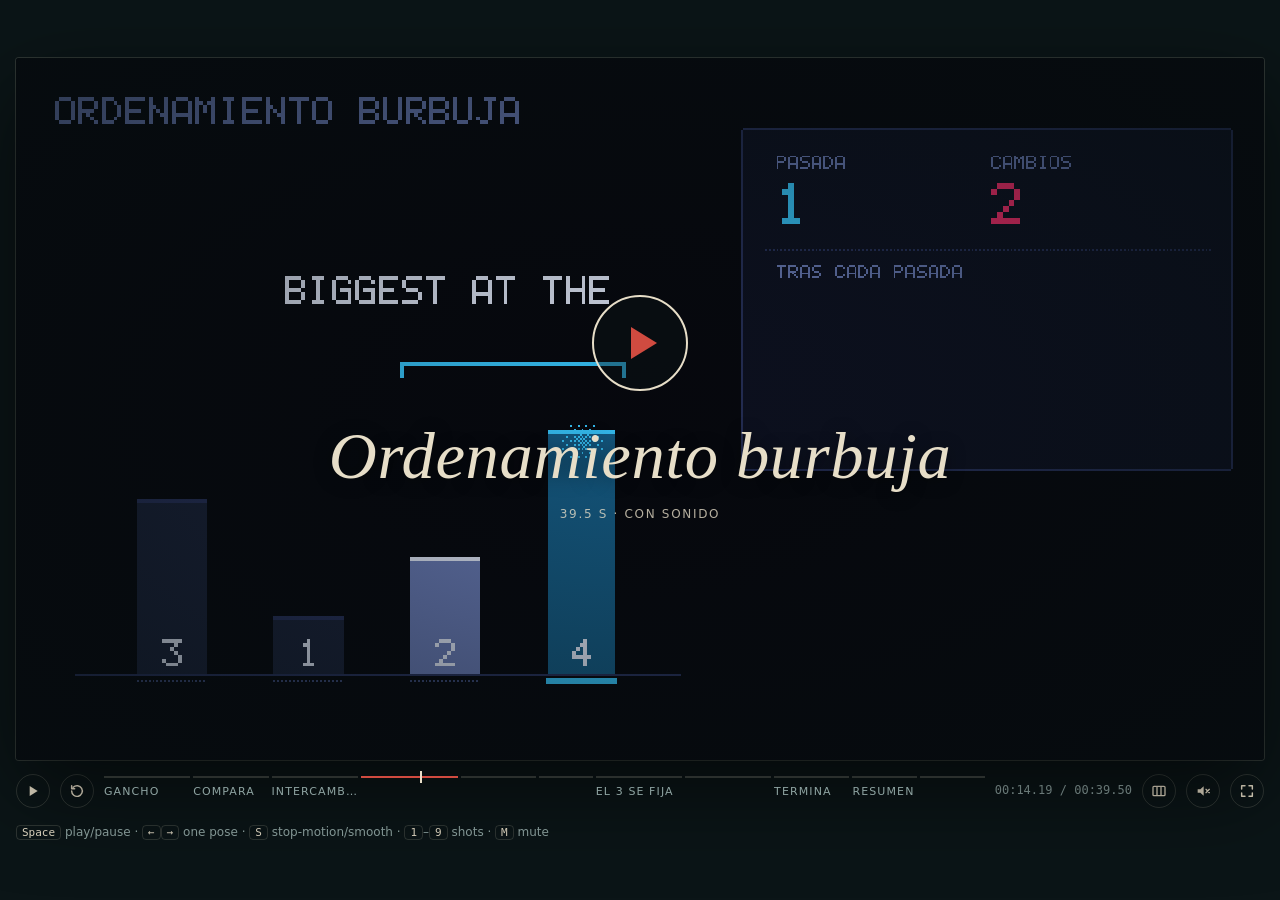
<file: skills/videos/styles/examples/pixel.html>
<!doctype html>
<html lang="en">
<head>
<meta charset="utf-8">
<meta name="viewport" content="width=device-width,initial-scale=1,viewport-fit=cover">
<title>Ordenamiento burbuja</title>
<style>
:root{--ground:#0b1517;--ink:#e7dec8;--muted:#8fa4a2;--accent:#d04b40;--line:rgba(231,222,200,.16);--line2:rgba(231,222,200,.42);color-scheme:dark}
html,body{height:100%;margin:0;background:var(--ground);color:var(--ink)}
[hidden]{display:none!important}
body{font:14px/1.4 ui-sans-serif,system-ui,-apple-system,"Segoe UI",Roboto,sans-serif;display:flex;flex-direction:column;align-items:center;justify-content:center;gap:14px;padding-inline:16px;padding-block:16px;box-sizing:border-box;overflow:hidden}
#frame,#bar,#hint{width:min(100%,calc((100vh - 128px) * var(--ar,1.7778)))}
#frame{position:relative;aspect-ratio:var(--ar,1.7778);max-width:100%;box-shadow:0 30px 90px rgba(0,0,0,.55),0 0 0 1px var(--line);border-radius:3px;overflow:hidden;background:#10201f}
canvas{display:block;width:100%;height:100%;cursor:crosshair;touch-action:none}
#start{position:absolute;inset:0;display:grid;place-content:center;justify-items:center;gap:2px;border:0;margin:0;padding:0;color:var(--ink);cursor:pointer;background:radial-gradient(ellipse at center,rgba(6,14,16,.08),rgba(6,14,16,.62));font:inherit}
#start .ring{width:92px;height:92px;border-radius:50%;border:2px solid var(--ink);display:grid;place-items:center;background:rgba(11,21,23,.4);transition:transform .2s}
#start:hover .ring,#start:focus-visible .ring{transform:scale(1.06)}
#start .tri{width:0;height:0;border-left:26px solid var(--accent);border-top:16px solid transparent;border-bottom:16px solid transparent;margin-left:8px}
#start .name{font-family:ui-serif,"Iowan Old Style",Palatino,"Palatino Linotype",Georgia,serif;font-style:italic;font-size:clamp(28px,5.2vw,68px);margin:16px 0 2px;letter-spacing:.01em;text-shadow:0 2px 18px rgba(0,0,0,.45)}
#start .spec{color:var(--ink);opacity:.78;font-size:12px;letter-spacing:.14em;text-transform:uppercase}
#bar{display:flex;align-items:center;gap:10px;flex-wrap:wrap}
#bar button{font:inherit;font-size:13px;color:var(--ink);background:transparent;border:1px solid var(--line);border-radius:999px;padding:6px 13px;cursor:pointer;white-space:nowrap}
#bar button:hover{border-color:var(--line2)}
button:focus-visible{outline:2px solid var(--accent);outline-offset:2px}
#track{flex:1 1 220px;position:relative;height:30px;display:grid;gap:3px;cursor:pointer;touch-action:none;user-select:none}
#track .seg{min-width:0;overflow:hidden;text-overflow:ellipsis;white-space:nowrap;border-top:2px solid var(--line);font-size:11px;letter-spacing:.1em;text-transform:uppercase;color:var(--muted);padding-top:6px}
#track .seg.on{border-color:var(--accent);color:var(--ink)}#track .seg.estrecho{color:transparent}
#head{position:absolute;top:-5px;left:0;width:2px;height:12px;background:var(--ink);transform:translateX(-1px);pointer-events:none}
#tc{font-family:ui-monospace,"SF Mono",Menlo,Consolas,monospace;font-variant-numeric:tabular-nums;font-size:12px;color:var(--muted)}
#hint{margin:0;color:var(--muted);font-size:12px;line-height:1.7}
kbd{font-family:ui-monospace,"SF Mono",Menlo,Consolas,monospace;border:1px solid var(--line);border-radius:4px;padding:0 5px;font-size:11px;color:var(--ink)}
#bar button.ico{width:34px;height:34px;padding:0;display:grid;place-items:center}#bar button.ico svg{width:16px;height:16px}
html.fondo-claro #start{color:#1B1F3B;background:radial-gradient(ellipse at center,rgba(255,255,255,.15),rgba(255,255,255,.6))}html.fondo-claro #start .ring{border-color:#1B1F3B;background:rgba(255,255,255,.55)}html.fondo-claro #start .name,html.fondo-claro #start .spec{color:#1B1F3B;text-shadow:0 1px 12px rgba(255,255,255,.8)}
html.bare body{padding:0;gap:0}html.bare #bar,html.bare #hint{display:none}html.bare #frame{width:100vw;height:100vh;box-shadow:none;border-radius:0}
html.incrustado body,html:fullscreen body{padding:0;gap:0}html.incrustado #hint,html:fullscreen #hint{display:none}html.incrustado #frame,html:fullscreen #frame{width:100vw;height:100vh;box-shadow:none;border-radius:0}
html.incrustado #bar,html:fullscreen #bar{position:fixed;inset:auto 0 0 0;width:auto;padding:22px 12px 8px;background:linear-gradient(transparent,rgba(0,0,0,.75));opacity:0;transition:opacity .2s;z-index:5}
html.controles #bar{opacity:1}html.incrustado:not(.controles) #frame,html:fullscreen:not(.controles) #frame{cursor:none}
@media (max-width:640px){#bar button{padding:5px 10px;font-size:12px}#track{order:10;flex-basis:100%}}
</style>
</head>
<body>
<div id="frame">
  <canvas id="film" aria-label="Ordenamiento burbuja: cuatro barras se ordenan comparando vecinos; el mayor sube al final en cada pasada y termina cuando una pasada no cambia nada"></canvas>
  <button id="start" aria-label="Reproducir Ordenamiento burbuja con sonido"><span class="ring"><span class="tri"></span></span><span class="name">Ordenamiento burbuja</span><span class="spec" id="spec"></span></button>
</div>
<div id="bar" role="toolbar" aria-label="Video controls">
  <button id="pp" class="ico" aria-pressed="false" aria-label="Reproducir" title="Reproducir"></button>
  <button id="rs" class="ico" aria-label="Reiniciar" title="Reiniciar"></button>
  <div id="track" aria-label="Scrub the video"><span id="head"></span></div>
  <span id="tc"></span>
  <button id="sm" class="ico" aria-label="Stop-motion" title="Stop-motion"></button>
  <button id="snd" class="ico" aria-label="Sonido apagado" title="Sonido apagado"></button>
  <button id="fs" class="ico" aria-label="Pantalla completa" title="Pantalla completa"></button>
</div>
<p id="hint"><kbd>Space</kbd> play/pause · <kbd>←</kbd><kbd>→</kbd> one pose · <kbd>S</kbd> stop-motion/smooth · <kbd>1</kbd>–<kbd>9</kbd> shots · <kbd>M</kbd> mute</p>
<script>
// Inside a note (iframe) the video fills the whole space, and the controls appear on top when the mouse hovers over it.
if (window.self !== window.top) document.documentElement.classList.add('incrustado');
// Any error is written over the video, so it shows up in the review screenshot.
addEventListener('error', e => { const p = document.createElement('pre'); p.textContent = 'ERROR: ' + e.message + (e.lineno ? ' (line ' + e.lineno + ')' : ''); p.style.cssText = 'position:fixed;inset:auto 0 0 0;margin:0;padding:12px;background:#000;color:#ff5555;font:16px monospace;z-index:99;white-space:pre-wrap'; document.body.append(p); });
</script>
<script>
// ═══════════════════════════════════════════════════════════════════════════
//  Ordenamiento burbuja — a film drawn and scored entirely in code.
//  No images, samples or libraries: every pixel and every sound is made here (a narration
//  track, when there is one, is the only recorded audio). Size, frame rate and look come from
//  FORMAT; the length is the sum of the shots. With expo > 1 puppets hold each pose for
//  `expo` frames (stop motion) while the camera still moves on every frame.
// ═══════════════════════════════════════════════════════════════════════════
"use strict";
// ═══ YOUR FILM · FORMAT — size, frame rate, pose rate and post look (see MOTOR.md for the presets) ═══
const FORMAT = {
  w: 640, h: 360, fps: 60, expo: 2,
  post: { flicker: 0, grain: 0, vignette: 0, bg: '#06070d' },
  ink: [6, 7, 13], light: [232, 238, 255], paper: 0, shadow: null, pixel: true,
  safe: null,
  poster: 14.2,                              // the 4 already fixed at the end: the main idea in view
};
const W = FORMAT.w, H = FORMAT.h, FPS = FORMAT.fps, EXPO = FORMAT.expo;
let DUR = 0, NF = 0; // set at boot from the shots
const TAU = Math.PI * 2, PI = Math.PI;
const clamp = (x, a, b) => x < a ? a : x > b ? b : x;
const lerp = (a, b, t) => a + (b - a) * t;
const inv = (a, b, x) => clamp((x - a) / (b - a), 0, 1);
const smooth = (a, b, x) => { x = inv(a, b, x); return x * x * (3 - 2 * x); };
const eio = t => { t = clamp(t, 0, 1); return t < .5 ? 4 * t * t * t : 1 - Math.pow(-2 * t + 2, 3) / 2; };
const eo = t => 1 - Math.pow(1 - clamp(t, 0, 1), 3);
const esine = t => .5 - .5 * Math.cos(PI * clamp(t, 0, 1));
const rng = seed => { let a = seed >>> 0; return () => { a = (a + 0x6D2B79F5) | 0; let t = Math.imul(a ^ (a >>> 15), 1 | a); t = (t + Math.imul(t ^ (t >>> 7), 61 | t)) ^ t; return ((t ^ (t >>> 14)) >>> 0) / 4294967296; }; };
const hash = (a, b = 0, c = 0) => { let h = Math.imul(a | 0, 374761393) ^ Math.imul((b | 0) + 7919, 668265263) ^ Math.imul((c | 0) + 104729, 1274126177); h = Math.imul(h ^ (h >>> 13), 1103515245); h ^= h >>> 16; h = Math.imul(h ^ (h >>> 15), 2246822519); h ^= h >>> 13; return (h >>> 0) / 4294967296; };

// ── Perlin gradient noise ────────────────────────────────────────────────────
const noise = (() => {
  const r = rng(1337), p = new Uint8Array(512), gx = new Float32Array(256), gy = new Float32Array(256), perm = [];
  for (let i = 0; i < 256; i++) perm[i] = i;
  for (let i = 255; i > 0; i--) { const j = (r() * (i + 1)) | 0; const t = perm[i]; perm[i] = perm[j]; perm[j] = t; }
  for (let i = 0; i < 512; i++) p[i] = perm[i & 255];
  for (let i = 0; i < 256; i++) { const a = r() * TAU; gx[i] = Math.cos(a); gy[i] = Math.sin(a); }
  const fade = t => t * t * t * (t * (t * 6 - 15) + 10);
  return (x, y) => {
    const xi = Math.floor(x), yi = Math.floor(y), xf = x - xi, yf = y - yi, X = xi & 255, Y = yi & 255;
    const aa = p[p[X] + Y], ab = p[p[X] + Y + 1], ba = p[p[X + 1] + Y], bb = p[p[X + 1] + Y + 1];
    const u = fade(xf), v = fade(yf);
    const x1 = lerp(gx[aa] * xf + gy[aa] * yf, gx[ba] * (xf - 1) + gy[ba] * yf, u);
    const x2 = lerp(gx[ab] * xf + gy[ab] * (yf - 1), gx[bb] * (xf - 1) + gy[bb] * (yf - 1), u);
    return lerp(x1, x2, v) * 1.42;
  };
})();
const fbm = (x, y, o = 3) => { let s = 0, a = .5, f = 1; for (let i = 0; i < o; i++) { s += a * noise(x * f + i * 17.3, y * f - i * 9.1); f *= 2.03; a *= .5; } return s; };
// divergence-free flow: curl of a drifting noise potential (px/s per unit amp)
function curl(x, y, t, sc = .0032) {
  const X = x * sc, Y = y * sc, h = .015;
  const n = (a, b) => noise(a + t * .23, b - t * .31) + .5 * noise(a * 2.1 - t * .4 + 3.1, b * 2.1 + t * .2 + 5.2);
  return [(n(X, Y + h) - n(X, Y - h)) / (2 * h), -(n(X + h, Y) - n(X - h, Y)) / (2 * h)];
}

// ── colour ──────────────────────────────────────────────────────────────────
const C = {
  teal: '#467f85', tealL: '#5a9197', tealD: '#2f6369', tealDD: '#20484f', sky: '#43808a', skyL: '#4f8b92',
  navy: '#17404c', navyD: '#10313b', hill: '#1f4d5a', hillL: '#7fa6ad', hillLL: '#9dbfc3',
  red: '#cf4b40', redD: '#a93a34', redL: '#dd6254', coral: '#d05b55', coralL: '#df746a', coralD: '#b2463f',
  orange: '#de835d', ochre: '#cf9a48', terra: '#c86a47', pear: '#d9c46f', gold: '#d8a54a',
  cream: '#e4dbc4', creamL: '#efe8d6', creamD: '#c9bfa6', paper: '#ebe3cf', skin: '#e3d4b4', cheek: '#e39a8c',
  ink: '#15191b', inkS: '#262c2e', slate: '#46565c', floor: '#35494e', floorL: '#4a5f63', table: '#4c5a54', tableD: '#3b4843',
  bag: '#61736e', wing: '#5d777c', bark: '#2a1715', brown: '#5b3526', cork: '#a8744b', grey: '#8d9696', blueGrey: '#88a6a1', lightBlue: '#8aaeb3'
};
const hexA = h => [parseInt(h.slice(1, 3), 16), parseInt(h.slice(3, 5), 16), parseInt(h.slice(5, 7), 16)];
const css = (c, a = 1) => `rgba(${c[0] | 0},${c[1] | 0},${c[2] | 0},${a})`;
const mixc = (a, b, t) => [lerp(a[0], b[0], t), lerp(a[1], b[1], t), lerp(a[2], b[2], t)];
const INKC = FORMAT.ink, LIGHTC = FORMAT.light;
// tone(h, k): k<0 darkens toward teal-ink, k>0 lightens toward paper — keeps every shade inside the print palette
const tone = (h, k, a = 1) => { const c = hexA(h); return css(k < 0 ? mixc(c, INKC, -k) : mixc(c, LIGHTC, k), a); };

// ── canvas helpers ──────────────────────────────────────────────────────────
const mk = (w, h) => { const c = document.createElement('canvas'); c.width = Math.max(1, Math.ceil(w)); c.height = Math.max(1, Math.ceil(h)); return c; };
const g2 = c => c.getContext('2d');

// hand-cut outline: subdivide each edge and nudge it with noise so nothing is ruler-straight
function cutPath(g, pts, { closed = true, amp = 1.2, step = 16, seed = 1, begin = true } = {}) {
  if (begin) g.beginPath();
  let first = true, k = 0; const n = pts.length, m = closed ? n : n - 1;
  for (let i = 0; i < m; i++) {
    const x0 = pts[i][0], y0 = pts[i][1], x1 = pts[(i + 1) % n][0], y1 = pts[(i + 1) % n][1];
    const L = Math.hypot(x1 - x0, y1 - y0) || 1, s = Math.max(1, Math.round(L / step)), nx = -(y1 - y0) / L, ny = (x1 - x0) / L;
    for (let j = 0; j < s; j++) {
      const t = j / s, w = noise(seed * 7.13 + k * .31, seed * 3.7) * amp; k++;
      const x = lerp(x0, x1, t) + nx * w, y = lerp(y0, y1, t) + ny * w;
      if (first) { g.moveTo(x, y); first = false; } else g.lineTo(x, y);
    }
  }
  if (!closed) g.lineTo(pts[n - 1][0], pts[n - 1][1]); else g.closePath();
}
function blobPath(g, cx, cy, rx, ry, { n = 56, amp = .03, seed = 1, rot = 0, begin = true, freq = 1.3 } = {}) {
  if (begin) g.beginPath();
  const cr = Math.cos(rot), sr = Math.sin(rot);
  for (let i = 0; i <= n; i++) {
    const a = i / n * TAU, r = 1 + amp * noise(Math.cos(a) * freq + seed * 1.7, Math.sin(a) * freq - seed * 2.3);
    const x = Math.cos(a) * rx * r, y = Math.sin(a) * ry * r, X = cx + x * cr - y * sr, Y = cy + x * sr + y * cr;
    i ? g.lineTo(X, Y) : g.moveTo(X, Y);
  }
  g.closePath();
}
// smooth closed/open curve through points (Catmull-Rom → Bezier)
function curvePath(g, pts, closed = false, begin = true) {
  const n = pts.length; if (begin) g.beginPath(); g.moveTo(pts[0][0], pts[0][1]);
  const P = i => closed ? pts[(i + n) % n] : pts[clamp(i, 0, n - 1)];
  const m = closed ? n : n - 1;
  for (let i = 0; i < m; i++) {
    const p0 = P(i - 1), p1 = P(i), p2 = P(i + 1), p3 = P(i + 2);
    g.bezierCurveTo(p1[0] + (p2[0] - p0[0]) / 6, p1[1] + (p2[1] - p0[1]) / 6, p2[0] - (p3[0] - p1[0]) / 6, p2[1] - (p3[1] - p1[1]) / 6, p2[0], p2[1]);
  }
  if (closed) g.closePath();
}
// print-style line texture inside the current clip
function hatch(g, x, y, w, h, { gap = 6, ang = 0, col = '#000', a = .15, lw = 1, wob = 0, seed = 1, av = .6, seg = 36 } = {}) {
  const R = rng(seed); g.save(); g.lineWidth = lw; g.strokeStyle = col;
  const D = Math.hypot(w, h) / 2 + 6; g.translate(x + w / 2, y + h / 2); g.rotate(ang);
  for (let v = -D; v <= D; v += gap * (.75 + .5 * R())) {
    g.globalAlpha = a * (1 - av + av * R()); g.beginPath();
    for (let u = -D; u <= D + seg; u += seg) { const yy = v + (wob ? noise(u * .006 + seed, v * .04) * wob : 0); u === -D ? g.moveTo(u, yy) : g.lineTo(u, yy); }
    g.stroke();
  }
  g.restore();
}
function stipple(g, x, y, w, h, { n = 400, col = '#fff', r0 = .7, r1 = 1.8, a = .5, seed = 2, dens = null } = {}) {
  const R = rng(seed); g.save(); g.fillStyle = col;
  for (let i = 0; i < n; i++) {
    const px = x + R() * w, py = y + R() * h, q = R(), r = lerp(r0, r1, R()), al = a * (.35 + .65 * R());
    if (dens && q > dens(px, py)) continue;
    g.globalAlpha = al;
    if (r < 1.3) g.fillRect(px - r, py - r, r * 2, r * 2); else { g.beginPath(); g.arc(px, py, r, 0, TAU); g.fill(); }
  }
  g.restore();
}
function withClip(g, pathFn, fn) { g.save(); pathFn(g); g.clip(); fn(g); g.restore(); }
// the first fraction u (by length) of a polyline: for lines that draw themselves on
function trimPath(pts, u) {
  if (u >= 1) return pts.slice(); if (u <= 0 || pts.length < 2) return [pts[0]];
  const L = [0]; for (let i = 1; i < pts.length; i++) L.push(L[i - 1] + Math.hypot(pts[i][0] - pts[i - 1][0], pts[i][1] - pts[i - 1][1]));
  const d = u * L[L.length - 1], out = [pts[0]];
  for (let i = 1; i < pts.length; i++) { if (L[i] <= d) { out.push(pts[i]); continue; } const t = (d - L[i - 1]) / (L[i] - L[i - 1] || 1); out.push([lerp(pts[i - 1][0], pts[i][0], t), lerp(pts[i - 1][1], pts[i][1], t)]); break; }
  return out;
}

// ── text: system font stacks; a style may embed its own @font-face (boot waits for document.fonts.ready) ──
const FONTS = { serif: 'ui-serif, "Iowan Old Style", Palatino, "Palatino Linotype", Georgia, serif', sans: 'ui-sans-serif, system-ui, -apple-system, "Segoe UI", Roboto, sans-serif', mono: 'ui-monospace, "SF Mono", Menlo, Consolas, monospace' };
// draws str (wrapped to maxW, '\n' breaks lines) and returns its box; bake it inside sprite() to give it the style's material
function drawText(g, str, x, y, { size = 64, font = FONTS.sans, weight = 600, style = '', col = '#15191b', align = 'center', base = 'middle', maxW = 0, lh = 1.15, track = 0, stroke = null, sw = 0 } = {}) {
  g.save(); g.font = `${style} ${weight} ${size}px ${font}`; g.textAlign = align; g.textBaseline = 'middle';
  if ('letterSpacing' in g) g.letterSpacing = `${track}px`;
  const lines = [];
  for (const para of String(str).split('\n')) {
    if (!maxW) { lines.push(para); continue; }
    let cur = ''; for (const w of para.split(' ')) { const t = cur ? cur + ' ' + w : w; if (cur && g.measureText(t).width > maxW) { lines.push(cur); cur = w; } else cur = t; } lines.push(cur);
  }
  const L = size * lh, h = L * lines.length, y0 = base === 'top' ? y + L / 2 : base === 'bottom' ? y - h + L / 2 : y - h / 2 + L / 2;
  let wmax = 0;
  lines.forEach((ln, i) => { const yy = y0 + i * L; wmax = Math.max(wmax, g.measureText(ln).width); if (stroke) { g.strokeStyle = stroke; g.lineWidth = sw; g.lineJoin = 'round'; g.strokeText(ln, x, yy); } g.fillStyle = col; g.fillText(ln, x, yy); });
  g.restore();
  const bx = align === 'center' ? x - wmax / 2 : align === 'right' || align === 'end' ? x - wmax : x;
  return { x: bx, y: y0 - L / 2, w: wmax, h, lines: lines.length };
}

// ── shared textures ─────────────────────────────────────────────────────────
// film grain: fine light+dark specks, re-laid every exposure
const GRAIN = (() => {
  const s = 384, c = mk(s, s), g = g2(c), id = g.createImageData(s, s), d = id.data, R = rng(99);
  for (let i = 0; i < s * s; i++) {
    const v = R(), k = i * 4;
    if (v < .5) { d[k] = 8; d[k + 1] = 16; d[k + 2] = 18; d[k + 3] = (.5 - v) * 64; }
    else { d[k] = 250; d[k + 1] = 244; d[k + 2] = 228; d[k + 3] = (v - .5) * 44; }
  }
  g.putImageData(id, 0, 0); return c;
})();
// paper fibre: soft blotches + fibres, pressed into every cut-out
const PAPER = (() => {
  const s = 512, c = mk(s, s), g = g2(c), id = g.createImageData(s, s), d = id.data, R = rng(7);
  for (let y = 0; y < s; y++) for (let x = 0; x < s; x++) {
    const k = (y * s + x) * 4;
    // tileable blotch field
    const fx = x / s * TAU, fy = y / s * TAU;
    const v = noise(Math.cos(fx) * 2.2 + 11, Math.sin(fx) * 2.2 + Math.cos(fy) * 2.2) * .6 + noise(Math.cos(fx) * 6 + Math.sin(fy) * 6, Math.sin(fx) * 6 - 4) * .4 + (R() - .5) * .9;
    if (v < 0) { d[k] = 10; d[k + 1] = 20; d[k + 2] = 22; d[k + 3] = Math.min(255, -v * 70); }
    else { d[k] = 255; d[k + 1] = 248; d[k + 2] = 232; d[k + 3] = Math.min(255, v * 60); }
  }
  g.putImageData(id, 0, 0);
  g.lineCap = 'round';
  for (let i = 0; i < 260; i++) {
    const x = R() * s, y = R() * s, a = R() * TAU, L = 6 + R() * 22;
    g.strokeStyle = R() < .5 ? 'rgba(255,248,230,.22)' : 'rgba(10,20,22,.18)'; g.lineWidth = .6 + R() * .7;
    g.beginPath(); g.moveTo(x, y); g.quadraticCurveTo(x + Math.cos(a + .5) * L * .5, y + Math.sin(a + .5) * L * .5, x + Math.cos(a) * L, y + Math.sin(a) * L); g.stroke();
  }
  return c;
})();
const PAT = (() => { const g = g2(mk(1, 1)); return { grain: g.createPattern(GRAIN, 'repeat'), paper: g.createPattern(PAPER, 'repeat') }; })();

function paperize(g, k = .5) { g.save(); g.setTransform(1, 0, 0, 1, 0, 0); g.globalCompositeOperation = 'source-atop'; g.globalAlpha = k; g.fillStyle = PAT.paper; g.fillRect(0, 0, g.canvas.width, g.canvas.height); g.restore(); }

// big printed backdrop: gradient + mottling + streaks + scratches + dust (all canvas ops, fast)
function backdrop(w, h, o = {}) {
  const c = mk(w, h), g = g2(c), R = rng(o.seed || 5);
  const gr = g.createLinearGradient(0, 0, 0, h);
  (o.grad || [[0, o.base], [1, o.base]]).forEach(([s, col]) => gr.addColorStop(s, col));
  g.fillStyle = gr; g.fillRect(0, 0, w, h);
  const noiseCanvas = (sw, sh) => { const m = mk(sw, sh), mg = g2(m), id = mg.createImageData(sw, sh); for (let i = 0; i < sw * sh; i++) { const v = R() * 255; id.data[i * 4] = id.data[i * 4 + 1] = id.data[i * 4 + 2] = v; id.data[i * 4 + 3] = 255; } mg.putImageData(id, 0, 0); return m; };
  g.imageSmoothingEnabled = true; g.imageSmoothingQuality = 'high';
  for (const [div, amt] of [[140, (o.mottle ?? .5) * .42], [26, (o.mottle ?? .5) * .3]]) {
    const sw = Math.ceil(w / div) + 3, sh = Math.ceil(h / div) + 3, m = noiseCanvas(sw, sh);
    g.save(); g.globalCompositeOperation = 'soft-light'; g.globalAlpha = amt; g.drawImage(m, 0, 0, sw, sh, -div * 1.5, -div * 1.5, sw * div, sh * div); g.restore();
  }
  if (o.vstreak) { // fine vertical fibres, broken along y
    const rows = 40, m = mk(w, rows), mg = g2(m), id = mg.createImageData(w, rows);
    for (let x = 0; x < w; x++) { let v = (R() - .5); for (let y = 0; y < rows; y++) { const q = 128 + (v + noise(x * .05, y * .6) * .35) * 255 * .5; const k = (y * w + x) * 4; id.data[k] = id.data[k + 1] = id.data[k + 2] = clamp(q, 0, 255); id.data[k + 3] = 255; } }
    mg.putImageData(id, 0, 0); g.save(); g.globalCompositeOperation = 'soft-light'; g.globalAlpha = o.vstreak; g.drawImage(m, 0, 0, w, h); g.restore();
  }
  if (o.hstreak) { // horizontal print lines
    const cols = 40, m = mk(cols, h), mg = g2(m), id = mg.createImageData(cols, h);
    for (let y = 0; y < h; y++) { let v = (R() - .5); for (let x = 0; x < cols; x++) { const q = 128 + (v + noise(y * .05, x * .6) * .35) * 255 * .5; const k = (y * cols + x) * 4; id.data[k] = id.data[k + 1] = id.data[k + 2] = clamp(q, 0, 255); id.data[k + 3] = 255; } }
    mg.putImageData(id, 0, 0); g.save(); g.globalCompositeOperation = 'soft-light'; g.globalAlpha = o.hstreak; g.drawImage(m, 0, 0, w, h); g.restore();
  }
  // scratches & scuffs
  g.save(); g.lineCap = 'round';
  for (let i = 0; i < (o.scratches ?? 260); i++) {
    const x = R() * w, y = R() * h, L = 8 + R() * (o.scratchLen || 60), a = (o.scratchAng ?? PI / 2) + (R() - .5) * .5, light = R() < .6;
    g.strokeStyle = light ? `rgba(236,230,212,${.05 + R() * .12})` : `rgba(10,26,30,${.05 + R() * .1})`; g.lineWidth = .5 + R() * 1.1;
    g.beginPath(); g.moveTo(x, y); g.lineTo(x + Math.cos(a) * L, y + Math.sin(a) * L); g.stroke();
  }
  g.restore();
  stipple(g, 0, 0, w, h, { n: o.dust ?? 2200, col: '#ece4cf', r0: .5, r1: 1.7, a: .22, seed: (o.seed || 5) + 3 });
  stipple(g, 0, 0, w, h, { n: (o.dust ?? 2200) * .6, col: '#0c1c20', r0: .5, r1: 1.4, a: .2, seed: (o.seed || 5) + 4 });
  // key light from the upper left, falloff to the corners
  const lx = (o.light?.[0] ?? .3) * w, ly = (o.light?.[1] ?? .2) * h, rg = g.createRadialGradient(lx, ly, 0, lx, ly, Math.hypot(w, h) * .75);
  rg.addColorStop(0, `rgba(255,246,226,${o.glow ?? .1})`); rg.addColorStop(.55, 'rgba(255,246,226,0)'); rg.addColorStop(1, `rgba(6,20,24,${o.dark ?? .28})`);
  g.fillStyle = rg; g.fillRect(0, 0, w, h);
  return c;
}

// ── cut-out sprites: drawn once (paper texture baked in) + a soft contact shadow ──
function sprite(w, h, ax, ay, draw, { ss = 1, pad = 28, shadow = FORMAT.shadow, paper = FORMAT.paper } = {}) {
  const c = mk((w + pad * 2) * ss, (h + pad * 2) * ss), g = g2(c);
  g.setTransform(ss, 0, 0, ss, pad * ss, pad * ss); g.lineJoin = 'round'; g.lineCap = 'round'; draw(g);
  if (paper) paperize(g, paper);
  let s = null;
  if (shadow) { s = mk(c.width, c.height); const sg = g2(s), off = c.width + 64; sg.shadowColor = `rgba(6,20,24,${shadow.a})`; sg.shadowBlur = shadow.blur * ss; sg.shadowOffsetX = off; sg.drawImage(c, -off, 0); }
  return { c, s, w, h, ax, ay, pad, ss, sh: shadow };
}
// place a sprite: (x,y) = its anchor in world space; shadow offset stays in world space (one light)
function put(ctx, sp, x, y, rot = 0, sc = 1, { alpha = 1, flip = false, shadow = true, sy = 1 } = {}) {
  const k = sc / sp.ss, ox = -(sp.pad + sp.ax) * sp.ss, oy = -(sp.pad + sp.ay) * sp.ss;
  if (sp.s && shadow) {
    ctx.save(); ctx.translate(x + sp.sh.dx * sc, y + sp.sh.dy * sc); if (rot) ctx.rotate(rot); ctx.scale(flip ? -k : k, k * sy);
    ctx.globalAlpha = alpha; ctx.drawImage(sp.s, ox, oy); ctx.restore();
  }
  ctx.save(); ctx.translate(x, y); if (rot) ctx.rotate(rot); ctx.scale(flip ? -k : k, k * sy); ctx.globalAlpha = alpha; ctx.drawImage(sp.c, ox, oy); ctx.restore();
}

// ── time and camera shortcuts almost every shot needs ──
const lapse = (t, a, d) => clamp((t - a) / d, 0, 1);                    // 0 → 1 while t goes from a to a + d
const onFrame = (T, ev) => Math.round(T * FPS) === Math.round(ev * FPS); // true on the exact frame of event ev (in step)
const popIn = u => { u = clamp(u, 0, 1); const v = u - 1; return 1 + 2.93 * v * v * v + 1.93 * v * v; }; // pop-in scale: 0 → 1.12 → 1 within u ∈ [0, 1]
// Animation principles (SKILL.md, Animation): arrive with overshoot, travel in an arc, stretch without changing area.
const llegar = (u, s = .08) => { u = clamp(u, 0, 1); return u < .75 ? (1 + s) * eio(u / .75) : 1 + s - s * eio((u - .75) / .25); }; // 0 → 1 + s (al 75 % del tiempo) → 1: arranca suave, se pasa y vuelve
const arco = (a, b, u, h) => { const dx = b[0] - a[0], dy = b[1] - a[1], l = Math.hypot(dx, dy) || 1, k = 4 * h * u * (1 - u); return [lerp(a[0], b[0], u) + k * dy / l, lerp(a[1], b[1], u) - k * dx / l]; }; // de a a b por una curva que se separa h del recto en el centro: hacia arriba si va a la derecha; h < 0, al otro lado
const estirar = k => [1 / k, k];   // [width, height] with the area intact: k > 1 stretches along the direction of motion, k < 1 squashes
function keyframes(K, t) { // [[t, v], ...] ordenados: valor interpolado linealmente en t
  if (t <= K[0][0]) return K[0][1];
  for (let i = 1; i < K.length; i++) if (t <= K[i][0]) return lerp(K[i - 1][1], K[i][1], (t - K[i - 1][0]) / (K[i][0] - K[i - 1][0]));
  return K[K.length - 1][1];
}
// camera going from a = [x, y, z] to b in dur seconds: cam: camPath([1280, 720, 1], [1300, 700, 1.1], 2.5)
const camPath = (a, b, dur, ease = eio) => st => { const u = ease(st / dur); return { x: lerp(a[0], b[0], u), y: lerp(a[1], b[1], u), z: lerp(a[2], b[2], u) }; };
// shot on a shared set: the set lives in global time (T = t0 + st), so what is drawn in one shot carries over into the next.
// set = { build(), reset(T0), step(T, dt), snap(), draw(ctx, cam, T, e), poke?(x, y) }; o = { name, dur, cam, energy, score?(t0) }
function sharedShot(set, o) {
  return {
    ...o,
    build() { if (!set._built) { set._built = true; set.build(); } },
    reset() { set.reset(this.t0); },
    step(dt, st) { set.step(this.t0 + st, dt); },
    snap() { set.snap(); },
    draw(ctx, st, sq, e, cam) { set.draw(ctx, cam, this.t0 + sq, e); },
    score() { return o.score ? o.score.call(this, this.t0) : []; },
    poke(x, y) { return set.poke ? set.poke(x, y) : false; },
  };
}

// ── stop-motion clock helpers ───────────────────────────────────────────────
// exposure index for boil: puppets are re-placed by hand 12× a second
const boil = (id, e, amt = 1) => [(hash(id, e, 1) - .5) * 2.2 * amt, (hash(id, e, 2) - .5) * 2.2 * amt, (hash(id, e, 3) - .5) * .006 * amt];

// ── verlet rope (wires, steam, hair) ───────────────────────────────────────
class Rope {
  constructor(pts, { grav = 0, damp = .985, iters = 8, slack = 1, mass = null } = {}) {
    const n = pts.length; this.n = n;
    this.x = new Float64Array(n); this.y = new Float64Array(n); this.px = new Float64Array(n); this.py = new Float64Array(n);
    this.ax = new Float64Array(n); this.ay = new Float64Array(n); this.w = new Float64Array(n).fill(1); this.pin = new Uint8Array(n);
    this.rest = new Float64Array(n - 1);
    for (let i = 0; i < n; i++) { this.x[i] = this.px[i] = pts[i][0]; this.y[i] = this.py[i] = pts[i][1]; if (mass) this.w[i] = 1 / mass[i]; }
    for (let i = 0; i < n - 1; i++) this.rest[i] = Math.hypot(pts[i + 1][0] - pts[i][0], pts[i + 1][1] - pts[i][1]) * slack;
    this.grav = grav; this.damp = damp; this.iters = iters;
    this.rx = Float64Array.from(this.x); this.ry = Float64Array.from(this.y); // exposure snapshot (what the camera sees)
  }
  step(dt) {
    const { x, y, px, py, ax, ay, pin, n } = this, d2 = dt * dt, dm = this.damp;
    for (let i = 0; i < n; i++) {
      if (pin[i]) { px[i] = x[i]; py[i] = y[i]; ax[i] = ay[i] = 0; continue; }
      const vx = (x[i] - px[i]) * dm, vy = (y[i] - py[i]) * dm; px[i] = x[i]; py[i] = y[i];
      x[i] += vx + ax[i] * d2; y[i] += vy + (ay[i] + this.grav) * d2; ax[i] = ay[i] = 0;
    }
    for (let k = 0; k < this.iters; k++) for (let i = 0; i < n - 1; i++) {
      const j = i + 1, wi = pin[i] ? 0 : this.w[i], wj = pin[j] ? 0 : this.w[j], ws = wi + wj; if (!ws) continue;
      const dx = x[j] - x[i], dy = y[j] - y[i], d = Math.hypot(dx, dy) || 1e-6, diff = (d - this.rest[i]) / (d * ws);
      x[i] += dx * diff * wi; y[i] += dy * diff * wi; x[j] -= dx * diff * wj; y[j] -= dy * diff * wj;
    }
  }
  snap() { this.rx.set(this.x); this.ry.set(this.y); }
  // point along the rope at arc fraction u (from the snapshot)
  at(u, live = false) { const X = live ? this.x : this.rx, Y = live ? this.y : this.ry, f = clamp(u, 0, 1) * (this.n - 1), i = Math.min(this.n - 2, Math.floor(f)), t = f - i; return [lerp(X[i], X[i + 1], t), lerp(Y[i], Y[i + 1], t), Math.atan2(Y[i + 1] - Y[i], X[i + 1] - X[i])]; }
}

// ── falling-petal aerodynamics ─────────────────────────────────────────────
// Quasi-steady flat plate: orientation-dependent drag makes a tilted petal glide, lift acts ⟂ to the
// relative wind, and a self-excited pitch oscillator keeps it fluttering (tuned offline: ±28 px sway,
// ~210 px/s descent — cherry-blossom speeds at this scale).
function petalStep(p, dt, wx, wy) {
  const ux = p.vx - wx, uy = p.vy - wy, c = Math.cos(p.th), s = Math.sin(p.th);
  const vt = ux * c + uy * s, vn = -ux * s + uy * c, V = Math.hypot(ux, uy) + 1e-6;
  const An = p.An, At = An * .05, fdt = -At * vt * V, fdn = -An * vn * V, L = 2.5 * An * vt * vn / V;
  const ax = fdt * c - fdn * s - L * uy, ay = fdt * s + fdn * c + L * ux + 1500;
  const tau = -p.w0 * p.w0 * Math.sin(p.th) + 3 * (1 - (p.th / p.A) ** 2) * p.om - .001 * vt * vn;
  p.om = clamp(p.om + tau * dt, -30, 30); p.th += p.om * dt; p.vx += ax * dt; p.vy += ay * dt; p.x += p.vx * dt; p.y += p.vy * dt;
  p.phi += (2 + Math.abs(p.om) * .8) * dt * p.spin;
}
function newPetal(R, x, y, o = {}) {
  return { x, y, vx: o.vx ?? (R() - .5) * 80, vy: o.vy ?? (R() - .3) * 60, th: (R() - .5) * 1.2, om: (R() - .5) * 4, phi: R() * TAU, spin: (R() < .5 ? -1 : 1) * (.6 + R()),
    An: (o.An ?? .03) * (.8 + R() * .5), w0: 4.5 * (.8 + R() * .45), A: .8 + R() * .35, size: o.size ?? (11 + R() * 9), col: o.col ?? C.coral, landed: false, rx: x, ry: y, rth: 0, rphi: 0, id: (R() * 1e6) | 0, life: 0 };
}
function addPetal(path, p, e, ymul = 1) {
  const flat = (.25 + .75 * Math.abs(Math.cos(p.rphi))) * ymul, s = p.size, bo = e < 0 ? [0, 0] : boil(p.id, e, .6), a = p.rth + (p.id % 7) * .4, c = Math.cos(a), si = Math.sin(a), X = p.rx + bo[0], Y = p.ry + bo[1];
  const T = (x, y) => [X + x * c - y * flat * si, Y + x * si + y * flat * c];
  const P0 = T(-s, 0), c1 = T(-s * .4, -s * .75), c2 = T(s * .5, -s * .6), P1 = T(s, 0), c3 = T(s * .5, s * .55), c4 = T(-s * .4, s * .7);
  path.moveTo(P0[0], P0[1]); path.bezierCurveTo(c1[0], c1[1], c2[0], c2[1], P1[0], P1[1]); path.bezierCurveTo(c3[0], c3[1], c4[0], c4[1], P0[0], P0[1]); path.closePath();
}
function drawPetals(ctx, list, e, { ymul = 1, rim = 'rgba(96,24,22,.55)' } = {}) {
  const by = new Map();
  for (const p of list) { let path = by.get(p.col); if (!path) by.set(p.col, path = new Path2D()); addPetal(path, p, e, ymul); }
  ctx.lineWidth = 1.4; ctx.strokeStyle = rim;
  for (const [col, path] of by) { ctx.fillStyle = col; ctx.fill(path); ctx.stroke(path); }
}
// ── sound: every tone and noise is synthesised; the same score drives live play and the offline mix ──
const NOTE = n => { const m = /^([A-G])(#|b)?(\d)$/.exec(n); const i = { C: 0, D: 2, E: 4, F: 5, G: 7, A: 9, B: 11 }[m[1]] + (m[2] === '#' ? 1 : m[2] === 'b' ? -1 : 0); return 440 * Math.pow(2, (12 * (+m[3] + 1) + i - 69) / 12); };

class Sound {
  constructor(ctx, dest) {
    this.ctx = ctx; const sr = ctx.sampleRate;
    this.master = ctx.createGain(); this.master.gain.value = .92;
    const sh = ctx.createWaveShaper(), cv = new Float32Array(2048); for (let i = 0; i < 2048; i++) { const x = i / 1023.5 - 1; cv[i] = Math.tanh(x * 1.25) / Math.tanh(1.25); } sh.curve = cv;
    this.master.connect(sh); sh.connect(dest || ctx.destination);
    this.verb = ctx.createConvolver(); this.verb.buffer = this.ir(2.3); const vo = ctx.createGain(); vo.gain.value = .55; this.verb.connect(vo); vo.connect(this.master);
    const R = rng(4242), mono = (secs, fn) => { const b = ctx.createBuffer(1, Math.round(sr * secs), sr), d = b.getChannelData(0); fn(d, R); return b; };
    this.white = mono(3, (d, R) => { for (let i = 0; i < d.length; i++) d[i] = R() * 2 - 1; });
    this.pink = mono(4, (d, R) => { let b0 = 0, b1 = 0, b2 = 0; for (let i = 0; i < d.length; i++) { const w = R() * 2 - 1; b0 = .99765 * b0 + w * .099; b1 = .963 * b1 + w * .2965; b2 = .57 * b2 + w * 1.0527; d[i] = (b0 + b1 + b2 + w * .1848) * .2; } });
    this.brown = mono(4, (d, R) => { let v = 0; for (let i = 0; i < d.length; i++) { v = (v + .02 * (R() * 2 - 1)) / 1.02; d[i] = v * 3.2; } });
    this.bus = this.master; this.vbus = this.verb;
  }
  ir(dur) {
    const c = this.ctx, sr = c.sampleRate, len = Math.round(sr * dur), b = c.createBuffer(2, len, sr), R = rng(31);
    for (let ch = 0; ch < 2; ch++) {
      const d = b.getChannelData(ch); let lp = 0;
      for (let i = 0; i < len; i++) { const t = i / sr; lp = lp * .55 + (R() * 2 - 1) * .45; d[i] = t < .011 ? 0 : lp * Math.exp(-t * 3.1) * .5; }
      for (let k = 0; k < 7; k++) { const at = Math.round(sr * (.013 + R() * .06)); if (at < len) d[at] += (R() - .5) * .6; }
    }
    return b;
  }
  out(pan = 0, wet = .25) {
    const c = this.ctx, g = c.createGain(), p = c.createStereoPanner(); p.pan.value = clamp(pan, -1, 1);
    g.connect(p); p.connect(this.bus);
    if (wet > 0) { const s = c.createGain(); s.gain.value = wet; g.connect(s); s.connect(this.vbus); }
    return g;
  }
  env(g, t, a, peak, tau) { g.gain.setValueAtTime(0, t); g.gain.linearRampToValueAtTime(peak, t + a); g.gain.setTargetAtTime(0, t + a, tau); }
  noiseSrc(buf, t, dur, off = 0) { const s = this.ctx.createBufferSource(); s.buffer = buf; s.loop = true; s.start(t, off % buf.duration); s.stop(t + dur); return s; }
  filt(type, f, q = .7) { const b = this.ctx.createBiquadFilter(); b.type = type; b.frequency.value = f; b.Q.value = q; return b; }

  musicBox(t, f, v = 1, pan = 0) {
    const c = this.ctx, o = this.out(pan, .38);
    for (const [r, a, tau] of [[1, 1, .95], [1.0032, .32, .75], [2, .1, .3], [3.01, .05, .12], [6.27, .07, .045]]) {
      const os = c.createOscillator(), eg = c.createGain(); os.frequency.value = f * r; this.env(eg, t, .0025, a * v * .15, tau);
      os.connect(eg); eg.connect(o); os.start(t); os.stop(t + tau * 7 + .05);
    }
    const hp = this.filt('highpass', 2600), ng = c.createGain(); this.env(ng, t, .001, v * .05, .004);
    this.noiseSrc(this.white, t, .03, f % 1.3).connect(hp); hp.connect(ng); ng.connect(o);
  }
  // Karplus–Strong string (the telephone wire), with the tension settling after the pluck
  pluck(t, f, dur = 2, v = 1, pan = 0, seed = 1) {
    const c = this.ctx, sr = c.sampleRate, R = rng(seed), mk1 = (freq, decay, bright) => {
      const N = Math.max(2, Math.round(sr / freq)), len = Math.round(sr * dur), b = c.createBuffer(1, len, sr), d = b.getChannelData(0), ring = new Float32Array(N);
      let lp = 0; for (let i = 0; i < N; i++) { lp = lp * (1 - bright) + (R() * 2 - 1) * bright; ring[i] = lp; }
      let idx = 0, peak = 0; for (let i = 0; i < len; i++) { const a = ring[idx], nb = ring[(idx + 1) % N]; ring[idx] = (a + nb) * .5 * decay; d[i] = a; peak = Math.max(peak, Math.abs(a)); idx = (idx + 1) % N; }
      for (let i = 0; i < len; i++) d[i] /= peak || 1; return b;
    };
    const o = this.out(pan, .3);
    for (const [freq, decay, bright, amp] of [[f, .997, .8, .42], [f * 4.03, .985, .95, .12]]) {
      const s = c.createBufferSource(); s.buffer = mk1(freq, decay, bright); s.playbackRate.setValueAtTime(1.045, t); s.playbackRate.exponentialRampToValueAtTime(1, t + .35);
      const g = c.createGain(); g.gain.setValueAtTime(amp * v, t); g.gain.setTargetAtTime(0, t + dur * .55, dur * .12); s.connect(g); g.connect(o); s.start(t); s.stop(t + dur);
    }
  }
  flap(t, pan = 0, v = 1, n = 3, seed = 1) {
    const R = rng(seed), o = this.out(pan, .12); let tt = t;
    for (let i = 0; i < n; i++) {
      const bp = this.filt('bandpass', 650 + R() * 600, .8), g = this.ctx.createGain(); this.env(g, tt, .007, v * (.34 - i * .05), .038);
      this.noiseSrc(this.white, tt, .2, R() * 2).connect(bp); bp.connect(g); g.connect(o);
      const lp = this.filt('lowpass', 260), g2 = this.ctx.createGain(); this.env(g2, tt, .005, v * .22, .03);
      this.noiseSrc(this.brown, tt, .15, R() * 2).connect(lp); lp.connect(g2); g2.connect(o);
      tt += .07 + R() * .03 + i * .012;
    }
  }
  chirp(t, pan = 0, f0 = 3400, n = 2, v = 1, seed = 1) {
    const c = this.ctx, R = rng(seed), o = this.out(pan, .3); let tt = t;
    for (let i = 0; i < n; i++) {
      const f = f0 * (.92 + R() * .2), os = c.createOscillator(), g = c.createGain(), fm = c.createOscillator(), fg = c.createGain();
      os.frequency.setValueAtTime(f * .82, tt); os.frequency.exponentialRampToValueAtTime(f * 1.28, tt + .03); os.frequency.exponentialRampToValueAtTime(f * .95, tt + .07);
      fm.frequency.value = 38 + R() * 20; fg.gain.value = f * .05; fm.connect(fg); fg.connect(os.frequency);
      g.gain.setValueAtTime(0, tt); g.gain.linearRampToValueAtTime(v * .07, tt + .006); g.gain.linearRampToValueAtTime(v * .05, tt + .045); g.gain.linearRampToValueAtTime(0, tt + .08);
      os.connect(g); g.connect(o); os.start(tt); fm.start(tt); os.stop(tt + .1); fm.stop(tt + .1);
      tt += .085 + R() * .04;
    }
  }
  whoosh(t, dur, p0 = -.6, p1 = .6, f0 = 300, f1 = 1400, v = 1) {
    const c = this.ctx, g = c.createGain(), p = c.createStereoPanner(), bp = this.filt('bandpass', f0, 1.1);
    bp.frequency.setValueAtTime(f0, t); bp.frequency.exponentialRampToValueAtTime(f1, t + dur * .6); bp.frequency.exponentialRampToValueAtTime(f0 * 1.2, t + dur);
    p.pan.setValueAtTime(p0, t); p.pan.linearRampToValueAtTime(p1, t + dur);
    g.gain.setValueAtTime(0, t); g.gain.linearRampToValueAtTime(v * .2, t + dur * .55); g.gain.linearRampToValueAtTime(0, t + dur);
    this.noiseSrc(this.pink, t, dur + .05, t * 1.7).connect(bp); bp.connect(g); g.connect(p); p.connect(this.bus);
    const s = c.createGain(); s.gain.value = .2; g.connect(s); s.connect(this.vbus);
  }
  // paper rustle: sparse crackle grains, band-limited
  rustle(t, dur, v = 1, pan = 0, dens = 900, seed = 1) {
    const c = this.ctx, sr = c.sampleRate, len = Math.round(sr * dur), b = c.createBuffer(1, len, sr), d = b.getChannelData(0), R = rng(seed);
    let e = 0; for (let i = 0; i < len; i++) { if (R() < dens / sr) e = (R() * .8 + .2) * (R() < .5 ? -1 : 1); d[i] = e * (R() * 2 - 1); e *= .93; }
    const s = c.createBufferSource(); s.buffer = b; const hp = this.filt('highpass', 1700), g = c.createGain(), o = this.out(pan, .2);
    g.gain.setValueAtTime(0, t); g.gain.linearRampToValueAtTime(v * .5, t + dur * .15); g.gain.setTargetAtTime(0, t + dur * .35, dur * .22);
    s.connect(hp); hp.connect(g); g.connect(o); s.start(t);
  }
  tick(t, v = 1, pan = 0) { const hp = this.filt('bandpass', 4200, 1.5), g = this.ctx.createGain(); this.env(g, t, .0008, v * .12, .006); this.noiseSrc(this.white, t, .04, t * 3.1).connect(hp); hp.connect(g); g.connect(this.out(pan, .15)); }
  thump(t, v = 1, pan = 0) {
    const c = this.ctx, os = c.createOscillator(), g = c.createGain(), o = this.out(pan, .12);
    os.frequency.setValueAtTime(200, t); os.frequency.exponentialRampToValueAtTime(70, t + .06); this.env(g, t, .002, v * .3, .03); os.connect(g); g.connect(o); os.start(t); os.stop(t + .25);
    const lp = this.filt('lowpass', 1800), g2 = c.createGain(); this.env(g2, t, .001, v * .12, .008); this.noiseSrc(this.white, t, .05, t).connect(lp); lp.connect(g2); g2.connect(o);
  }
  creak(t, v = 1, pan = 0) {
    const c = this.ctx, os = c.createOscillator(), lfo = c.createOscillator(), lg = c.createGain(), bp = this.filt('bandpass', 720, 5), g = c.createGain();
    os.type = 'sawtooth'; os.frequency.setValueAtTime(128, t); os.frequency.linearRampToValueAtTime(96, t + .38); lfo.frequency.value = 22; lg.gain.value = 9; lfo.connect(lg); lg.connect(os.frequency);
    g.gain.setValueAtTime(0, t); g.gain.linearRampToValueAtTime(v * .09, t + .05); g.gain.linearRampToValueAtTime(v * .05, t + .25); g.gain.linearRampToValueAtTime(0, t + .4);
    os.connect(bp); bp.connect(g); g.connect(this.out(pan, .3)); os.start(t); lfo.start(t); os.stop(t + .45); lfo.stop(t + .45);
  }
  bloom(t, v = 1, pan = 0) {
    const c = this.ctx, os = c.createOscillator(), g = c.createGain();
    os.frequency.setValueAtTime(620, t); os.frequency.exponentialRampToValueAtTime(1180, t + .035); this.env(g, t, .004, v * .045, .03);
    os.connect(g); g.connect(this.out(pan, .3)); os.start(t); os.stop(t + .2);
  }
  cloth(t, v = 1, pan = 0) { const bp = this.filt('bandpass', 1900, .6), g = this.ctx.createGain(); g.gain.setValueAtTime(0, t); g.gain.linearRampToValueAtTime(v * .05, t + .1); g.gain.linearRampToValueAtTime(0, t + .3); this.noiseSrc(this.pink, t, .32, t * 2).connect(bp); bp.connect(g); g.connect(this.out(pan, .15)); }
  clink(t, v = 1, pan = 0) { // ceramic tap
    const c = this.ctx, o = this.out(pan, .3);
    for (const [f, a, tau] of [[2350, .5, .09], [3710, .3, .05], [5480, .2, .03], [1180, .25, .06]]) { const os = c.createOscillator(), g = c.createGain(); os.frequency.value = f; this.env(g, t, .001, a * v * .12, tau); os.connect(g); g.connect(o); os.start(t); os.stop(t + .4); }
  }
  // a recorded narration clip, dry and centred, starting `off` seconds into the clip
  voice(t, buf, v = 1, off = 0) {
    if (!buf || off >= buf.duration) return;
    const c = this.ctx, s = c.createBufferSource(), g = c.createGain(); s.buffer = buf; g.gain.value = v;
    s.connect(g); g.connect(this.bus); const w = c.createGain(); w.gain.value = .06; g.connect(w); w.connect(this.vbus); s.start(t, off);
  }
  // ── more voices: soft synth pluck, sub bass, pop, click, marimba, chalk, blip, piano, strings ──
  synth(t, f, v = 1, pan = 0, dur = .5, bright = 1) {
    const c = this.ctx, o = this.out(pan, .25), lp = this.filt('lowpass', 900 * bright, 2), g = c.createGain();
    lp.frequency.setValueAtTime(4200 * bright, t); lp.frequency.exponentialRampToValueAtTime(700, t + dur * .6);
    this.env(g, t, .006, v * .09, dur * .35); lp.connect(g); g.connect(o);
    for (const [r, type] of [[1, 'sawtooth'], [1.006, 'triangle'], [.5, 'sine']]) { const os = c.createOscillator(); os.type = type; os.frequency.value = f * r; os.connect(lp); os.start(t); os.stop(t + dur * 2.5); }
  }
  bass(t, f, v = 1, pan = 0, dur = .45) {
    const c = this.ctx, o = this.out(pan, .05), g = c.createGain(), os = c.createOscillator(), o2 = c.createOscillator(), g2 = c.createGain();
    os.frequency.value = f; o2.type = 'triangle'; o2.frequency.value = f * 2; g2.gain.value = .25; o2.connect(g2); g2.connect(g);
    g.gain.setValueAtTime(0, t); g.gain.linearRampToValueAtTime(v * .32, t + .012); g.gain.setTargetAtTime(0, t + dur * .6, dur * .25);
    os.connect(g); g.connect(o); os.start(t); o2.start(t); os.stop(t + dur * 2); o2.stop(t + dur * 2);
  }
  pop(t, v = 1, pan = 0, f = 900) {
    const c = this.ctx, os = c.createOscillator(), g = c.createGain();
    os.frequency.setValueAtTime(f, t); os.frequency.exponentialRampToValueAtTime(f * .35, t + .07); this.env(g, t, .002, v * .16, .035);
    os.connect(g); g.connect(this.out(pan, .15)); os.start(t); os.stop(t + .25);
  }
  click(t, v = 1, pan = 0) {
    const c = this.ctx, os = c.createOscillator(), g = c.createGain(), o = this.out(pan, .08); os.type = 'square'; os.frequency.value = 2200; this.env(g, t, .0005, v * .05, .004); os.connect(g); g.connect(o); os.start(t); os.stop(t + .05);
    const hp = this.filt('highpass', 6000), g2 = c.createGain(); this.env(g2, t, .0005, v * .1, .003); this.noiseSrc(this.white, t, .03, t * 5).connect(hp); hp.connect(g2); g2.connect(o);
  }
  marimba(t, f, v = 1, pan = 0) {
    const c = this.ctx, o = this.out(pan, .3);
    for (const [r, a, tau] of [[1, 1, .42], [3.93, .35, .09], [9.2, .12, .03]]) { const os = c.createOscillator(), g = c.createGain(); os.frequency.value = f * r; this.env(g, t, .002, a * v * .2, tau); os.connect(g); g.connect(o); os.start(t); os.stop(t + tau * 8 + .05); }
    const bp = this.filt('bandpass', f * 2, 1.5), g = c.createGain(); this.env(g, t, .001, v * .06, .01); this.noiseSrc(this.white, t, .04, f % 2).connect(bp); bp.connect(g); g.connect(o);
  }
  chalk(t, dur = .5, v = 1, pan = 0, seed = 1) { // stick-slip scratching: noise grains through a squeaky band
    const c = this.ctx, sr = c.sampleRate, len = Math.max(1, Math.round(sr * dur)), b = c.createBuffer(1, len, sr), d = b.getChannelData(0), R = rng(seed);
    let ph = 0, rate = 38 + R() * 30; for (let i = 0; i < len; i++) { ph += rate / sr; if (ph > 1) { ph -= 1; rate = 30 + R() * 45; } const env = Math.pow(1 - ph, 6) * (.6 + .4 * R()); d[i] = (R() * 2 - 1) * env; }
    const s = c.createBufferSource(); s.buffer = b; const bp = this.filt('bandpass', 3200 + R() * 900, 1.2), hp = this.filt('highpass', 1200), g = c.createGain();
    g.gain.setValueAtTime(0, t); g.gain.linearRampToValueAtTime(v * .5, t + .02); g.gain.setValueAtTime(v * .5, t + dur - .04); g.gain.linearRampToValueAtTime(0, t + dur);
    s.connect(bp); bp.connect(hp); hp.connect(g); g.connect(this.out(pan, .15)); s.start(t);
  }
  blip(t, f, v = 1, pan = 0, dur = .09) {
    const c = this.ctx, os = c.createOscillator(), lp = this.filt('lowpass', f * 3, 1), g = c.createGain(); os.type = 'square'; os.frequency.value = f;
    g.gain.setValueAtTime(0, t); g.gain.linearRampToValueAtTime(v * .16, t + .004); g.gain.setValueAtTime(v * .16, t + dur); g.gain.linearRampToValueAtTime(0, t + dur + .03);
    os.connect(lp); lp.connect(g); g.connect(this.out(pan, .3)); os.start(t); os.stop(t + dur + .06);
  }
  piano(t, f, v = 1, pan = 0) {
    const c = this.ctx, o = this.out(pan, .4);
    for (let n = 1; n <= 7; n++) { const r = n * Math.sqrt(1 + .0004 * n * n), os = c.createOscillator(), g = c.createGain(); os.frequency.value = f * r; this.env(g, t, .003, v * .12 / Math.pow(n, 1.4), 1.6 / Math.sqrt(n) * (440 / Math.max(f, 110)) ** .3); os.connect(g); g.connect(o); os.start(t); os.stop(t + 6); }
    const lp = this.filt('lowpass', 2400), g = c.createGain(); this.env(g, t, .001, v * .05, .012); this.noiseSrc(this.pink, t, .06, f % 3).connect(lp); lp.connect(g); g.connect(o);
  }
  strings(t, f, dur = 2, v = 1, pan = 0) {
    const c = this.ctx, o = this.out(pan, .5), lp = this.filt('lowpass', 1600, .5), g = c.createGain();
    g.gain.setValueAtTime(0, t); g.gain.linearRampToValueAtTime(v * .05, t + Math.min(.5, dur * .3)); g.gain.setValueAtTime(v * .05, t + dur); g.gain.linearRampToValueAtTime(0, t + dur + .6);
    lp.connect(g); g.connect(o);
    for (const r of [1, 1.004, .996, 2.002]) { const os = c.createOscillator(), vib = c.createOscillator(), vg = c.createGain(); os.type = 'sawtooth'; os.frequency.value = f * r; vib.frequency.value = 5 + r; vg.gain.value = f * .004; vib.connect(vg); vg.connect(os.frequency); os.connect(lp); os.start(t); vib.start(t); os.stop(t + dur + .7); vib.stop(t + dur + .7); }
  }
  // ── chiptune: pulse/square/triangle channels and a noise channel, like an 8-bit console ──
  chip(t, f, v = 1, pan = 0, dur = .2, wave = 'square') {
    const c = this.ctx, os = c.createOscillator(), g = c.createGain(), lp = this.filt('lowpass', 5200, .5), o = this.out(pan, .12);
    if (wave === 'pulse') { const n = 32, re = new Float32Array(n), im = new Float32Array(n); for (let k = 1; k < n; k++) im[k] = 2 / (k * PI) * Math.sin(k * PI * .25); os.setPeriodicWave(c.createPeriodicWave(re, im)); } else os.type = wave;
    os.frequency.value = f; const a = v * (wave === 'triangle' ? .42 : .12), end = t + Math.max(.04, dur);
    g.gain.setValueAtTime(0, t); g.gain.linearRampToValueAtTime(a, t + .004); g.gain.setValueAtTime(a * .8, t + Math.max(.02, dur * .5)); g.gain.linearRampToValueAtTime(0, end);
    os.connect(lp); lp.connect(g); g.connect(o); os.start(t); os.stop(end + .02);
  }
  noise(t, v = 1, pan = 0, dur = .05, f = 7000) {
    const c = this.ctx, hp = this.filt('highpass', f, .7), g = c.createGain(); g.gain.setValueAtTime(v * .22, t); g.gain.exponentialRampToValueAtTime(.001, t + Math.max(.02, dur));
    this.noiseSrc(this.white, t, dur + .02, t * 7).connect(hp); hp.connect(g); g.connect(this.out(pan, .05));
  }
  // continuous room / street / field tone for one shot (cross-faded at the cuts)
  bed(t, dur, kind, off = 0) {
    const c = this.ctx, g = c.createGain(), end = t + dur, lvl = { room: .5, street: .55, field: .6, stage: .42, studio: .35, lab: .4, soft: .45 }[kind];
    g.gain.setValueAtTime(0, t); g.gain.linearRampToValueAtTime(lvl, t + .05); g.gain.setValueAtTime(lvl, end - .05); g.gain.linearRampToValueAtTime(0, end + .03); g.connect(this.bus);
    const layer = (buf, type, f, q, amp, o2 = 0) => { const fl = this.filt(type, f, q), a = c.createGain(); a.gain.value = amp; this.noiseSrc(buf, t, dur + .06, off + o2).connect(fl); fl.connect(a); a.connect(g); return { fl, a }; };
    if (kind === 'room') { layer(this.brown, 'lowpass', 320, .5, .16); const h = layer(this.white, 'highpass', 5200, .5, .012, 1); h.a.gain.setValueAtTime(.006, t); h.a.gain.linearRampToValueAtTime(.016, t + dur * .5); h.a.gain.linearRampToValueAtTime(.008, end); }
    if (kind === 'street') { layer(this.pink, 'bandpass', 420, .45, .085); layer(this.brown, 'lowpass', 110, .6, .22, 2); }
    if (kind === 'field') { const w = layer(this.pink, 'bandpass', 380, .8, .12); w.fl.frequency.setValueAtTime(330, t); w.fl.frequency.linearRampToValueAtTime(760, t + dur * .55); w.fl.frequency.linearRampToValueAtTime(420, end); layer(this.white, 'highpass', 3400, .5, .008, 1); }
    if (kind === 'stage') { layer(this.brown, 'lowpass', 260, .5, .13); layer(this.pink, 'bandpass', 900, .4, .012, 2); }
    if (kind === 'studio') { layer(this.pink, 'lowpass', 500, .5, .04); }
    if (kind === 'lab') { layer(this.brown, 'lowpass', 180, .5, .08); for (const [f, a] of [[60, .05], [120, .025], [180, .012]]) { const os = c.createOscillator(), og = c.createGain(); os.frequency.value = f; og.gain.value = a; os.connect(og); og.connect(g); os.start(t); os.stop(end + .1); } layer(this.white, 'highpass', 7000, .5, .006, 1); }
    if (kind === 'soft') { layer(this.pink, 'lowpass', 700, .4, .07); layer(this.brown, 'lowpass', 200, .5, .08, 2); }
  }
  play(e, t, off = 0) {
    const R = rng((e.t * 1000) | 0);
    switch (e.k) {
      case 'mb': this.musicBox(t, NOTE(e.n), e.v ?? 1, e.pan ?? 0); break;
      case 'chord': e.ns.forEach((n, i) => this.musicBox(t + i * (e.strum ?? .028), NOTE(n), (e.v ?? .8) * (1 - i * .08), (e.pan ?? 0) + (i - 1.5) * .12)); break;
      case 'pluck': this.pluck(t, e.f, e.dur ?? 2.2, e.v ?? 1, e.pan ?? 0, (e.t * 100) | 0); break;
      case 'flap': this.flap(t, e.pan ?? 0, e.v ?? 1, e.n ?? 3, (e.t * 1000) | 0); break;
      case 'chirp': this.chirp(t, e.pan ?? 0, e.f ?? 3400, e.n ?? 2, e.v ?? 1, (e.t * 1000) | 0); break;
      case 'whoosh': this.whoosh(t, e.dur, e.p0, e.p1, e.f0, e.f1, e.v ?? 1); break;
      case 'rustle': this.rustle(t, e.dur ?? .4, e.v ?? 1, e.pan ?? 0, e.dens ?? 900, (e.t * 1000) | 0); break;
      case 'tick': this.tick(t, e.v ?? 1, e.pan ?? 0); break;
      case 'thump': this.thump(t, e.v ?? 1, e.pan ?? 0); break;
      case 'creak': this.creak(t, e.v ?? 1, e.pan ?? 0); break;
      case 'bloom': this.bloom(t, e.v ?? 1, e.pan ?? 0); break;
      case 'cloth': this.cloth(t, e.v ?? 1, e.pan ?? 0); break;
      case 'clink': this.clink(t, e.v ?? 1, e.pan ?? 0); break;
      case 'bed': this.bed(t, e.dur - off, e.kind, off); break;
      case 'voice': this.voice(t, e.buf, e.v ?? 1, off); break;
      case 'chip': this.chip(t, e.f ?? NOTE(e.n), e.v ?? 1, e.pan ?? 0, e.dur ?? .2, e.wave ?? 'pulse'); break;
      case 'chipbass': this.chip(t, e.f ?? NOTE(e.n), e.v ?? 1, e.pan ?? 0, e.dur ?? .3, 'triangle'); break;
      case 'noise': this.noise(t, e.v ?? 1, e.pan ?? 0, Math.min(e.dur ?? .05, .12), e.hz ?? 7000); break;
      case 'synth': this.synth(t, e.f ?? NOTE(e.n), e.v ?? 1, e.pan ?? 0, e.dur ?? .5, e.bright ?? 1); break;
      case 'bass': this.bass(t, e.f ?? NOTE(e.n), e.v ?? 1, e.pan ?? 0, e.dur ?? .45); break;
      case 'pop': this.pop(t, e.v ?? 1, e.pan ?? 0, e.f ?? 900); break;
      case 'click': this.click(t, e.v ?? 1, e.pan ?? 0); break;
      case 'marimba': this.marimba(t, e.f ?? NOTE(e.n), e.v ?? 1, e.pan ?? 0); break;
      case 'chalk': this.chalk(t, e.dur ?? .5, e.v ?? 1, e.pan ?? 0, (e.t * 1000) | 0); break;
      case 'blip': this.blip(t, e.f ?? NOTE(e.n), e.v ?? 1, e.pan ?? 0, e.dur ?? .09); break;
      case 'piano': this.piano(t, e.f ?? NOTE(e.n), e.v ?? 1, e.pan ?? 0); break;
      case 'strings': (e.ns || [e.n]).forEach((n, i) => this.strings(t, NOTE(n), e.dur ?? 2, (e.v ?? 1) * (1 - i * .1), (e.pan ?? 0) + (i - 1) * .2)); break;
    }
  }
}

// ── compositor: background music for the whole video, generated in code from a MUSIC ──
// MUSIC = { bpm, key, mode, prog, inst: { pad, bass, keys, lead, perc }, seed, v, tail }
// Each shot's energy (shot.energy, 0–1, default .5) decides which layers sound; see MOTOR.md.
const PCN = ['C', 'C#', 'D', 'D#', 'E', 'F', 'F#', 'G', 'G#', 'A', 'A#', 'B'];
const midiName = m => PCN[((m % 12) + 12) % 12] + (Math.floor(m / 12) - 1);
const SCALES = { major: [0, 2, 4, 5, 7, 9, 11], minor: [0, 2, 3, 5, 7, 8, 10] };
function musicFrame(M) {
  const beat = 60 / (M.bpm || 96), bar = beat * 4, sc = SCALES[M.mode || 'major'], root = { C: 0, D: 2, E: 4, F: 5, G: 7, A: 9, B: 11 }[M.key[0]] + (M.key[1] === '#' ? 1 : M.key[1] === 'b' ? -1 : 0);
  const prog = M.prog || [1, 6, 4, 5], tail = M.tail ?? 2.2, fin = Math.max(bar, Math.floor((DUR - tail) / beat) * beat);
  const deg = d => { const i = d - 1, pcs = [0, 2, 4].map(k => root + sc[(i + k) % 7] + 12 * Math.floor((i + k) / 7)); if ((M.mode || 'major') === 'minor' && d === 5) pcs[1] += 1; return pcs; }; // en menor, V mayor
  const degAt = t => t >= fin ? 1 : t >= fin - bar / 2 ? 5 : prog[Math.floor(t / bar + 1e-6) % prog.length];
  const inRange = (pc, lo) => { let m = lo + ((pc - lo) % 12 + 12) % 12; return m; }; // the first pitch >= lo in that pitch class
  const scaleNotes = []; for (let m = 24; m < 108; m++) if (sc.includes(((m - root) % 12 + 12) % 12)) scaleNotes.push(m);
  return { beat, bar, fin, tail, deg, degAt, inRange, scaleNotes };
}
// notes of the chord sounding at second t (so a shot's accents stay in tune): chordAt(MUSIC, t) → ['C5', 'E5', 'G5']
function chordAt(M, t, oct = 5) { const F = musicFrame(M); return F.deg(F.degAt(t)).map(pc => midiName(F.inRange(pc, 12 * (oct + 1)))).sort((a, b) => NOTE(a) - NOTE(b)); }
function compose(M) {
  const F = musicFrame(M), { beat, bar, fin } = F, I = M.inst || {}, V = M.v ?? 1, R = rng(M.seed || 7), ev = [];
  const energyAt = t => { let e = .5; for (const s of SHOTS) if (t >= s.t0 - 1e-6) e = s.energy ?? .5; return e; };
  const voiced = VOICE.filter(c => c.buf).map(c => [c.t - .15, c.t + c.buf.duration + .15]);
  const duck = t => voiced.some(([a, b]) => t >= a && t < b) ? .45 : 1;
  const LVL = { pad: .26, bass: .12, keys: .43, lead: .41, perc: .32 }; // layers balanced against each other (the melody a bit up); the total sits ~4 dB above the pad and the chalk, which sound in the highs
  const hit = (layer, t, n, v, dur) => {
    const inst = I[layer]; if (!inst) return; v *= V * LVL[layer] * duck(t);
    if (inst === 'strings') ev.push({ t, k: 'strings', ns: [].concat(n), dur, v });
    else if (inst === 'pluck') [].concat(n).forEach(x => ev.push({ t, k: 'pluck', f: NOTE(x), dur: Math.max(1, dur), v: v * .8 }));
    else [].concat(n).forEach((x, i) => ev.push({ t: t + i * .03, k: inst, n: x, dur, v }));
  };
  // the melody: one rhythm per 4-bar phrase, reused; the pitches follow the chord, so the phrase is recognizable and stays in tune
  const rhythms = [[0, 1, 1.5, 2, 3], [0, .5, 1, 2, 3.5], [0, 1, 2, 2.5, 3], [0, 1.5, 2, 3]];
  let phraseRhythm = null, last = null, prevPad = null;
  for (let b = 0; b * bar < fin - 1e-6; b++) {
    const T = b * bar, e = energyAt(T + .01), d = F.degAt(T), pcs = F.deg(d);
    // pad: sustained chord near G3–G4, with the shortest link to the previous one
    let pad = pcs.map(pc => F.inRange(pc, 55)).sort((a, b) => a - b);
    if (prevPad) { const alt = [pad, [pad[1], pad[2], pad[0] + 12], [pad[2] - 12, pad[0], pad[1]]]; pad = alt.sort((x, y) => x.reduce((s, m, i) => s + Math.abs(m - prevPad[i]), 0) - y.reduce((s, m, i) => s + Math.abs(m - prevPad[i]), 0))[0]; }
    prevPad = pad;
    const barEnd = Math.min(bar, fin - T);
    for (let h = 0; h < 2 && T + h * bar / 2 < fin - 1e-6; h++) { // the V of the cadence may enter mid-bar
      const t = T + h * bar / 2, dd = F.degAt(t); if (h === 1 && dd === d) continue;
      const pp = h ? F.deg(dd).map(pc => F.inRange(pc, 55)).sort((a, b) => a - b) : pad, len = h ? Math.min(bar / 2, fin - t) : (F.degAt(T + bar / 2) !== d ? bar / 2 : barEnd);
      hit('pad', t, pp.map(midiName), .65 + e * .25, len - .08);
      const r = F.inRange(F.deg(dd)[0], 36);
      if (e < .35) hit('bass', t, midiName(r), .7, len * .9);
      else for (let k = 0; k < len / beat - 1e-6; k += 2) hit('bass', t + k * beat, midiName(k === 2 && e > .6 ? r + 7 : r), .8, beat * 1.6);
    }
    // keys arpeggio: quarter notes at medium energy, eighth notes at high energy
    if (e >= .3) {
      const step = e >= .6 ? beat / 2 : beat, pat = [0, 1, 2, 1, 0, 2, 1, 2];
      for (let k = 0; T + k * step < Math.min(T + bar, fin) - 1e-6; k++) {
        const t = T + k * step, tones = F.deg(F.degAt(t)).map(pc => F.inRange(pc, 60)).sort((a, b) => a - b);
        hit('keys', t, midiName(tones[pat[k % pat.length]] + (k % 4 === 3 && e >= .6 ? 12 : 0)), (k % 4 ? .38 : .5) * (.8 + e * .3), step * 1.5);
      }
    }
    // melody (lead) at high energy
    if (e >= .55 && I.lead) {
      if (b % 4 === 0 || !phraseRhythm) phraseRhythm = rhythms[Math.floor(R() * rhythms.length)];
      const cadence = b % 4 === 3, rh = cadence ? [0, 2] : phraseRhythm;
      rh.forEach((pos, i) => {
        const t = T + pos * beat; if (t >= fin - beat * .5) return;
        const tones = F.deg(F.degAt(t)).map(pc => F.inRange(pc, 72)), onBeat = pos % 1 === 0;
        let m;
        if (last == null || onBeat) { // on the beat, a chord note different from the previous one: the nearest, or sometimes the next
          const ref = last ?? 76, cand = tones.flatMap(c => [c - 12, c, c + 12]).filter(c => c >= 67 && c <= 84 && c !== last).sort((a, b) => Math.abs(a - ref) - Math.abs(b - ref));
          m = cand[R() < .35 ? 1 : 0] ?? cand[0];
        }
        else { const j = F.scaleNotes.indexOf(last); m = F.scaleNotes[clamp(j + (R() < .5 ? 1 : -1) * (R() < .7 ? 1 : 2), 0, F.scaleNotes.length - 1)]; }
        m = clamp(m, 67, 84); last = m;
        hit('lead', t, midiName(m), .75, cadence && i === 1 ? beat * 2 : beat);
      });
    } else last = null;
    // soft pulse at very high energy
    if (e >= .7 && I.perc) for (let k = 0; k < 8 && T + k * beat / 2 < fin - 1e-6; k++) hit('perc', T + k * beat / 2, 'C5', k % 2 ? .2 : .35, .05);
  }
  // ending: tonic in all layers, and let the tail ring out
  const tonic = F.deg(1), padF = tonic.map(pc => F.inRange(pc, 55)).sort((a, b) => a - b);
  hit('pad', fin, padF.map(midiName), .85, F.tail - .3);
  hit('bass', fin, midiName(F.inRange(tonic[0], 36)), .9, F.tail);
  hit('keys', fin, tonic.map(pc => midiName(F.inRange(pc, 60))).concat(midiName(F.inRange(tonic[0], 72))), .5, F.tail);
  hit('lead', fin + beat * .5, midiName(F.inRange(tonic[0], 72)), .6, F.tail);
  return ev;
}

// ═══════════════════════════════════════════════════════════════════════════
//  YOUR FILM — only this section changes from one video to another.
//  Define here: puppets (functions that draw with g, baked with sprite()),
//  MUSIC + baseScore(), and the shots S1..Sn with the interface
//  { name, dur, cam, build, reset, step, snap, draw, score, poke }, each one with SHOTS.push(...).
//  t0/t1 are computed automatically from dur, in SHOTS order.
//  Contrato completo en ../MOTOR.md; ejemplos resueltos en ../estilos/pruebas/.
// ═══════════════════════════════════════════════════════════════════════════
// KIT-START — paste styles/<style>.js here if the style comes with a kit
// ═══ KIT · pixel art ═══
// The world is the pixel grid (FORMAT.w × FORMAT.h, e.g. 640×360) and everything is drawn in whole coordinates.
Object.assign(C, { px0: '#06070d', px1: '#0d1020', px2: '#1a2138', pxLine: '#27305a', pxNode: '#3a4775', pxNodeL: '#6b7cb8', pxWhite: '#e8eeff', pxMag: '#ff2e6e', pxMagD: '#8a1640', pxCyan: '#38c8ff', pxCyanD: '#155c86', pxGold: '#ffc94a' });

// ── primitives: no antialiasing; each pixel is a 1×1 fillRect in whole coordinates ──
const pset = (ctx, x, y, col) => { ctx.fillStyle = col; ctx.fillRect(x | 0, y | 0, 1, 1); };
function prect(ctx, x, y, w, h, col, fill = true) {
  x |= 0; y |= 0; w |= 0; h |= 0; ctx.fillStyle = col;
  if (fill) ctx.fillRect(x, y, w, h); else { ctx.fillRect(x, y, w, 1); ctx.fillRect(x, y + h - 1, w, 1); ctx.fillRect(x, y, 1, h); ctx.fillRect(x + w - 1, y, 1, h); }
}
// Bresenham line; `dot` > 1 draws one pixel every `dot` (dotted lines); `u` < 1 cuts it short (the line being drawn)
function pline(ctx, x0, y0, x1, y1, col, { dot = 1, u = 1, phase = 0 } = {}) {
  x0 |= 0; y0 |= 0; x1 |= 0; y1 |= 0; ctx.fillStyle = col;
  const dx = Math.abs(x1 - x0), dy = -Math.abs(y1 - y0), sx = x0 < x1 ? 1 : -1, sy = y0 < y1 ? 1 : -1, n = Math.max(dx, -dy), stop = Math.round(n * clamp(u, 0, 1));
  let err = dx + dy, i = 0;
  while (i <= stop) {
    if ((i + phase) % dot === 0) ctx.fillRect(x0, y0, 1, 1);
    if (x0 === x1 && y0 === y1) break;
    const e2 = 2 * err; if (e2 >= dy) { err += dy; x0 += sx; } if (e2 <= dx) { err += dx; y0 += sy; } i++;
  }
}
// point on the line at fraction u, in whole pixels (for pulses that travel along a connection)
const plerp = (x0, y0, x1, y1, u) => [Math.round(lerp(x0, x1, u)), Math.round(lerp(y0, y1, u))];
// midpoint circle: outline or fill
function pcircle(ctx, cx, cy, r, col, fill = false) {
  cx |= 0; cy |= 0; ctx.fillStyle = col; let x = r, y = 0, d = 1 - r;
  while (x >= y) {
    if (fill) { ctx.fillRect(cx - x, cy + y, 2 * x + 1, 1); ctx.fillRect(cx - x, cy - y, 2 * x + 1, 1); ctx.fillRect(cx - y, cy + x, 2 * y + 1, 1); ctx.fillRect(cx - y, cy - x, 2 * y + 1, 1); }
    else for (const [a, b] of [[x, y], [y, x], [-y, x], [-x, y], [-x, -y], [-y, -x], [y, -x], [x, -y]]) ctx.fillRect(cx + a, cy + b, 1, 1);
    y++; if (d < 0) d += 2 * y + 1; else { x--; d += 2 * (y - x) + 1; }
  }
}
// rombo (marcador)
function pdiamond(ctx, cx, cy, r, col, fill = false) { cx |= 0; cy |= 0; ctx.fillStyle = col; for (let k = -r; k <= r; k++) { const w = r - Math.abs(k); if (fill) ctx.fillRect(cx - w, cy + k, 2 * w + 1, 1); else { ctx.fillRect(cx - w, cy + k, 1, 1); ctx.fillRect(cx + w, cy + k, 1, 1); } } }

// ── ordered dither (Bayer 4×4): the only way to get "transparency" and gradients in pixel art ──
const BAYER = [0, 8, 2, 10, 12, 4, 14, 6, 3, 11, 1, 9, 15, 7, 13, 5].map(v => (v + .5) / 16);
const bayer = (x, y) => BAYER[(y & 3) * 4 + (x & 3)];
function dfill(ctx, x, y, w, h, col, a) { if (a <= 0) return; ctx.fillStyle = col; for (let j = y | 0; j < (y + h) | 0; j++) for (let i = x | 0; i < (x + w) | 0; i++) if (bayer(i, j) < a) ctx.fillRect(i, j, 1, 1); }
// halo tramado: disco que se desvanece hacia fuera (brillo de un nodo encendido)
function dglow(ctx, cx, cy, r, col, a = 1) { if (a <= 0) return; cx |= 0; cy |= 0; ctx.fillStyle = col; for (let j = -r; j <= r; j++) for (let i = -r; i <= r; i++) { const d = Math.hypot(i, j) / r; if (d <= 1 && bayer(cx + i, cy + j) < a * (1 - d) * (1 - d)) ctx.fillRect(cx + i, cy + j, 1, 1); } }

// ── 5×7 bitmap font (capitals, digits, accents and signs); lowercase is written in capitals ──
const FONT57 = (() => {
  const G = {
    "0": '0E11131519110E',
    "1": '040C040404040E',
    "2": '0E11010204081F',
    "3": '1F02040201110E',
    "4": '02060A121F0202',
    "5": '1F101E0101110E',
    "6": '0608101E11110E',
    "7": '1F010204080808',
    "8": '0E11110E11110E',
    "9": '0E11110F01020C',
    "A": '0E1111111F1111',
    "B": '1E11111E11111E',
    "C": '0E11101010110E',
    "D": '1C12111111121C',
    "E": '1F10101E10101F',
    "F": '1F10101E101010',
    "G": '0E11101711110F',
    "H": '1111111F111111',
    "I": '0E04040404040E',
    "J": '0702020202120C',
    "K": '11121418141211',
    "L": '1010101010101F',
    "M": '111B1515111111',
    "N": '11111915131111',
    "O": '0E11111111110E',
    "P": '1E11111E101010',
    "Q": '0E11111115120D',
    "R": '1E11111E141211',
    "S": '0F10100E01011E',
    "T": '1F040404040404',
    "U": '1111111111110E',
    "V": '11111111110A04',
    "W": '1111111515150A',
    "X": '11110A040A1111',
    "Y": '1111110A040404',
    "Z": '1F01020408101F',
    "Á": '02040E111F1111',
    "É": '02041F101E101F',
    "Í": '02040E0404040E',
    "Ó": '02040E1111110E',
    "Ú": '0204111111110E',
    "Ñ": '0D121119151311',
    "Ü": '0A00111111110E',
    " ": '00000000000000',
    ".": '00000000000C0C',
    ",": '000000000C0408',
    ":": '000C0C000C0C00',
    ";": '000C0C000C0408',
    "-": '0000001F000000',
    "+": '0004041F040400',
    "?": '0E110102040004',
    "¿": '0400040810110E',
    "!": '04040404040004',
    "¡": '04000404040404',
    "%": '18190204081303',
    "/": '00010204081000',
    "(": '02040808080402',
    ")": '08040202020408',
    "·": '00000004000000',
    "'": '04040800000000',
    "\"": '0A0A0000000000',
    "=": '00001F001F0000',
    "<": '02040810080402',
    ">": '08040201020408',
    "#": '0A0A1F0A1F0A0A',
    "_": '0000000000001F',
    "*": '00150E1F0E1500',
  };
  const out = {}; for (const k in G) { const h = G[k]; out[k] = []; for (let r = 0; r < 7; r++) out[k].push(parseInt(h.slice(r * 2, r * 2 + 2), 16)); }
  return out;
})();
// width in pixels of a text at scale s (each letter takes 5 + 1 for spacing)
const ptextW = (str, s = 1, gap = 1) => Math.max(0, String(str).length * (5 + gap) - gap) * s;
// pixel text: whole-number scale; `led` leaves a dark grid between pixels (viewer), `shade` lightens the top row
// Accented capitals, Ñ and Ü: the full letter, with the mark in two rows above the baseline (rows −2 and −1).
const SIGNOS57 = { 'Á': ['A', 0x02, 0x04], 'É': ['E', 0x02, 0x04], 'Í': ['I', 0x02, 0x04], 'Ó': ['O', 0x02, 0x04], 'Ú': ['U', 0x02, 0x04], 'Ñ': ['N', 0x0D, 0x12], 'Ü': ['U', 0x00, 0x0A] };
function ptext(ctx, str, x, y, { col = C.pxWhite, s = 1, align = 'left', gap = 1, u = 1, led = false, shade = null, shadow = null } = {}) {
  str = String(str).toUpperCase(); const n = Math.ceil(str.length * clamp(u, 0, 1)), w = ptextW(str, s, gap);
  let X = (align === 'center' ? x - w / 2 : align === 'right' ? x - w : x) | 0; y |= 0;
  const blk = led && s > 2 ? s - 1 : s;
  for (let c = 0; c < n; c++) {
    const sg = SIGNOS57[str[c]], g = sg ? [sg[1], sg[2], ...FONT57[sg[0]]] : FONT57[str[c]] || FONT57['?'], r0 = sg ? -2 : 0;
    for (let i = 0; i < g.length; i++) for (let b = 0; b < 5; b++) if (g[i] >> (4 - b) & 1) {
      const r = i + r0;
      if (shadow) { ctx.fillStyle = shadow; ctx.fillRect(X + b * s + s, y + r * s + s, blk, blk); }
      ctx.fillStyle = shade && r === 0 ? shade : col; ctx.fillRect(X + b * s, y + r * s, blk, blk);
      if (led && s > 3) { ctx.fillStyle = 'rgba(255,255,255,.35)'; ctx.fillRect(X + b * s, y + r * s, 1, 1); }
    }
    X += (5 + gap) * s;
  }
  return w;
}
// panel frame: 1 px border with clipped corners
function ppanel(ctx, x, y, w, h, { col = C.pxLine, bg = C.px1 } = {}) { prect(ctx, x + 1, y + 1, w - 2, h - 2, bg); ctx.fillStyle = col; ctx.fillRect(x + 1, y, w - 2, 1); ctx.fillRect(x + 1, y + h - 1, w - 2, 1); ctx.fillRect(x, y + 1, 1, h - 2); ctx.fillRect(x + w - 1, y + 1, 1, h - 2); }
// grayscale image (0–1 array, side n) drawn in s×s blocks, with a color for each level
function pimage(ctx, img, n, x, y, s, { ramp = [C.px1, '#3a4260', '#8a93b8', C.pxWhite], reveal = 1, seed = 1 } = {}) {
  for (let j = 0; j < n; j++) for (let i = 0; i < n; i++) {
    const v = img[j * n + i]; if (v < .05 || hash(i, j, seed) > reveal) continue;
    ctx.fillStyle = ramp[Math.min(ramp.length - 1, Math.floor(v * ramp.length))]; ctx.fillRect(x + i * s, y + j * s, s, s);
  }
}
// stroke raster: draws polylines (coordinates 0–1) with a round brush on an n×n image of 0–1; this is how hand-drawn digits are "written"
function strokeImage(n, strokes, { r = .085, seed = 1 } = {}) {
  const img = new Float32Array(n * n);
  for (const pts of strokes) for (let k = 1; k < pts.length; k++) {
    const [ax, ay] = pts[k - 1], [bx, by] = pts[k];
    for (let j = 0; j < n; j++) for (let i = 0; i < n; i++) {
      const px = (i + .5) / n, py = (j + .5) / n, vx = bx - ax, vy = by - ay, L = vx * vx + vy * vy || 1e-9, t = clamp(((px - ax) * vx + (py - ay) * vy) / L, 0, 1);
      const d = Math.hypot(px - ax - vx * t, py - ay - vy * t), rr = r * (.85 + .3 * hash(k, seed, 5)), v = clamp((rr - d) / (rr * .45), 0, 1);
      img[j * n + i] = Math.max(img[j * n + i], v);
    }
  }
  return img;
}
// KIT-END
const SHOTS = [];
// ═══ THE SHELF · shared set: the four bars, the frame and the panel live in global time ═══
const FLOOR = 316, BW = 36, BY = 156, VH = 30, SX = [80, 150, 220, 290], PC = [115, 185, 255];
const START = [3, 4, 1, 2];
// each event in global seconds; shots only choose which stretch is seen
const SWAPS = [{ a: 9.0, i: 1 }, { a: 13.0, i: 2 }, { a: 19.75, i: 0 }, { a: 23.25, i: 1 }]; // a = start of the anticipation
const BRK = [{ t: 4.25, drop: 0 }, { t: 7.75, from: 0, to: 1, D: .5, arc: 10 }, { t: 11.75, from: 1, to: 2, D: .5, arc: 10 }, { t: 16.25, from: 2, to: 0, D: .75, arc: 22 }, { t: 22.25, from: 0, to: 1, D: .5, arc: 10 }, { t: 26.25, from: 1, to: 0, D: .5, arc: 10 }];
const BRK_OUT = 30.5;
const CMP = [{ t: 5.25, e: 7.75, i: 0, s: '<' }, { t: 8.75, e: 9.75, i: 1, s: '>' }, { t: 12.75, e: 13.75, i: 2, s: '>' }, { t: 17.75, e: 20.5, i: 0, s: '>' }, { t: 23.0, e: 24.0, i: 1, s: '>' }, { t: 27.25, e: 30.5, i: 0, s: '<' }];
const LOCKS = [{ t: 14.0, k: 3 }, { t: 24.0, k: 2 }, { t: 30.5, k: 0 }, { t: 30.6, k: 1 }];
const PASSES = [{ t: 4.25, n: 1 }, { t: 16.0, n: 2 }, { t: 26.0, n: 3 }];
const HIST = [{ t: 14.25, arr: [3, 1, 2, 4], fix: 1 }, { t: 24.25, arr: [1, 2, 3, 4], fix: 2 }, { t: 30.75, arr: [1, 2, 3, 4], fix: 4 }];
const LABELS = [
  { t: 1.5, e: 4.0, s: 'HOW DO THEY GET SORTED?', x: 185 },
  { t: 5.0, e: 7.5, s: 'COMPARE TWO NEIGHBORS', x: PC[0] },
  { t: 9.25, e: 11.5, s: 'IF WRONG, SWAP', x: PC[1] },
  { t: 14.0, e: 16.0, s: 'BIGGEST AT THE END', x: SX[3] },
  { t: 17.25, e: 19.5, s: 'ANOTHER PASS, ONE LESS', x: PC[0] },
  { t: 20.0, e: 22.0, s: 'THE BIGGEST WINS', x: PC[0] },
  { t: 24.0, e: 26.0, s: 'THE 3 LOCKS IN', x: SX[2] },
  { t: 27.25, e: 30.0, s: 'NOTHING TO SWAP', x: PC[0] },
  { t: 30.5, e: 33.5, s: 'NO CHANGES: DONE', x: 185 },
  { t: 37.0, e: 39.5, s: 'SORTED IN 3 PASSES', x: 185 },
];
const RECAP = ['COMPARE NEIGHBORS', 'IF WRONG, SWAP', 'BIGGEST AT THE END', 'NO CHANGES: DONE'], RECAP_T = 33.75;
const WAVE_T = 36.75;
// overshoot advance: eio up to 1.08 and back to 1 in 0.15 s (follow-through action)
function travel(T, a, D) { return T <= a ? 0 : llegar(lapse(T, a, D)); }   // arrives with overshoot (engine: llegar)
// squash or stretch without changing area: sy given, sx = 1/sy
function hopScale(T, a, D, stretch = 1.15) {
  if (T < a) return 1;
  if (T < a + .25) return 1 - .15 * eio((T - a) / .25);                    // anticipation: shrinks
  const u = (T - a - .25) / D;
  if (u < 1) return u < .3 ? lerp(.85, stretch, eio(u / .3)) : lerp(stretch, 1, eio((u - .3) / .7)); // despega estirado
  const l = (T - a - .25 - D) / .3;                                         // aterriza aplastado y se pasa
  return l >= 1 ? 1 : l < .4 ? lerp(.82, 1.07, eio(l / .4)) : lerp(1.07, 1, eio((l - .4) / .6));
}
function drawBar(ctx, v, cx, dy, sy, col, top, sx = 1 / sy) {
  const w = Math.round(BW * sx), h = Math.round(v * VH * sy), x = Math.round(cx - w / 2), y = Math.round(FLOOR - h + dy);
  prect(ctx, x, y, w, h, col); prect(ctx, x, y, w, 2, top);
  ptext(ctx, v, Math.round(cx) - 5, FLOOR - 18 + Math.round(dy), { s: 2, col: C.pxWhite });
}
function bracketAt(T) {
  if (T < BRK[0].t || T >= BRK_OUT + .5) return null;
  let b = { x: PC[0], y: BY, vis: true, marks: false };
  for (const k of BRK) {
    if (T < k.t) break;
    if (k.drop != null) {
      if (T < k.t + .25) b = { x: PC[k.drop], y: BY, vis: false, marks: true }; // marca donde va a caer
      else b = { x: PC[k.drop], y: BY - 30 * (1 - travel(T, k.t + .25, .5)), vis: true };
    } else {
      const dir = Math.sign(k.to - k.from);
      if (T < k.t + .25) b = { x: PC[k.from] - 3 * dir * eio((T - k.t) / .25), y: BY, vis: true }; // pulls back
      else { const u = clamp((T - k.t - .25) / k.D, 0, 1), s = travel(T, k.t + .25, k.D); b = { x: lerp(PC[k.from] - 3 * dir, PC[k.to], s), y: BY - k.arc * Math.sin(PI * u), vis: true }; }
    }
  }
  if (T >= BRK_OUT) b.vis = Math.floor((T - BRK_OUT) * 12) % 2 === 1;
  return b;
}
function drawBracket(ctx, b, col) {
  const x0 = Math.round(b.x - 58), x1 = Math.round(b.x + 58), y = Math.round(b.y);
  prect(ctx, x0, y, x1 - x0, 2, col); prect(ctx, x0, y, 2, 8, col); prect(ctx, x1 - 2, y, 2, 8, col);
}
const pairAt = T => { const b = bracketAt(T); if (!b) return -1; let i = -1; for (const k of BRK) if (T >= k.t) i = k.drop != null ? k.drop : (T >= k.t + .25 + k.D * .5 ? k.to : k.from); return i; };
function stateAt(T) {
  const arr = START.slice(); let anim = null, swaps = 0, pass = 0;
  for (const p of PASSES) if (T >= p.t) pass = p.n;
  for (const s of SWAPS) {
    if (T >= s.a + .75) { const pp = PASSES.filter(p => p.t <= s.a).length; if (pp === pass) swaps++; }
    if (T >= s.a + 1.05) { [arr[s.i], arr[s.i + 1]] = [arr[s.i + 1], arr[s.i]]; continue; }
    if (T >= s.a) anim = s;
    break;
  }
  const locked = [false, false, false, false], lockT = [0, 0, 0, 0];
  for (const L of LOCKS) if (T >= L.t) { locked[L.k] = true; lockT[L.k] = L.t; }
  return { arr, anim, swaps, pass, locked, lockT };
}
const HILO = {
  build() {
    const c = mk(W, H), g = g2(c); g.imageSmoothingEnabled = false;
    ptext(g, 'ORDENAMIENTO BURBUJA', 20, 20, { s: 2, col: C.pxNodeL });
    pline(g, 30, FLOOR, 340, FLOOR, C.pxLine);
    for (const x of SX) pline(g, x - BW / 2, FLOOR + 3, x + BW / 2 - 1, FLOOR + 3, C.pxNode, { dot: 2 });
    ppanel(g, 372, 36, 252, 176);
    ptext(g, 'PASADA', 390, 50, { col: C.pxNodeL }); ptext(g, 'CAMBIOS', 500, 50, { col: C.pxNodeL });
    pline(g, 384, 98, 612, 98, C.pxLine, { dot: 2 });
    ptext(g, 'TRAS CADA PASADA', 390, 106, { col: C.pxNodeL });
    this.bg = c;
  },
  reset() {}, step() {}, snap() {},
  draw(ctx, cam, T, e) {
    setCam(ctx, cam, 1); ctx.drawImage(this.bg, 0, 0);
    const S = stateAt(T), br = bracketAt(T), pair = pairAt(T);
    const steps = T >= 4.25 && T < 30.5; // during the steps, whatever is outside the frame is dimmed
    // slots of the fixed zone
    S.locked.forEach((on, k) => { if (on) prect(ctx, SX[k] - BW / 2, FLOOR + 2, BW, 3, C.pxCyan); });
    // hook: the slots blink before the bars grow
    if (T >= .2 && T < .5) for (const x of SX) { prect(ctx, x - BW / 2, FLOOR + 2, BW, 3, C.pxNodeL); dfill(ctx, x - BW / 2, FLOOR - 24, BW, 24, C.pxLine, .5 * lapse(T, .2, .3)); }
    const cmp = CMP.find(c => T >= c.t && T < c.e);
    // barras
    const order = [];
    S.arr.forEach((v, k) => order.push({ v, k }));
    if (S.anim) order.sort((a, b) => (a.k === S.anim.i) - (b.k === S.anim.i)); // the one that jumps over is painted last
    for (const { v, k } of order) {
      let cx = SX[k], dy = 0, sy = 1;
      // after landing, the bar already occupies its new slot even while it is still settling
      const q = S.anim && T >= S.anim.a + .75 && (k === S.anim.i || k === S.anim.i + 1) ? (k === S.anim.i ? k + 1 : k - 1) : k;
      // hook appearance, staggered by 0.1 s
      let sx; if (T < 1.5) { const u = (T - .5 - k * .1) / .5; if (u <= 0) continue; sy = popIn(u); sx = 1; } // grows up from the floor: the width does not change
      if (S.anim && (k === S.anim.i || k === S.anim.i + 1)) {
        const a = S.anim.a, left = k === S.anim.i, s = travel(T, a + .25, .5), u = clamp((T - a - .25) / .5, 0, 1);
        const from = SX[k], to = SX[left ? k + 1 : k - 1];
        const lean = T < a + .25 ? (left ? -2 : 2) * eio((T - a) / .25) : (left ? -2 : 2) * (1 - eio(u));
        cx = lerp(from, to, s) + lean; dy = -(left ? 12 : 6) * Math.sin(PI * u);
        sy = hopScale(T, a, .5, left ? 1.08 : 1.12);
      }
      // final: ola de saltos de izquierda a derecha
      if (T >= WAVE_T) { const a = WAVE_T + k * .1, u = clamp((T - a - .25) / .5, 0, 1); dy = -14 * Math.sin(PI * u); sy = hopScale(T, a, .5); }
      if (S.locked[q] && T - S.lockT[q] < .3 && q === k) sy = 1 + .1 * Math.sin(PI * eio((T - S.lockT[q]) / .3));
      let col = C.pxNode, top = C.pxNodeL;
      const inPair = pair >= 0 && (k === pair || k === pair + 1);
      if (steps && !inPair && !S.locked[q]) { col = C.px2; top = C.pxLine; }
      if (inPair && T >= 5.0) { col = C.pxNodeL; top = C.pxWhite; }
      if (cmp && cmp.s === '>' && k === cmp.i) { col = C.pxMag; top = C.pxWhite; }
      if (S.anim && k === S.anim.i) { col = C.pxMag; top = C.pxWhite; }
      if (S.locked[q]) { col = C.pxCyanD; top = C.pxCyan; }
      drawBar(ctx, v, cx, dy, sy, col, top, sx);
      if (S.locked[q] && T - S.lockT[q] < .6) dglow(ctx, cx, FLOOR - v * VH, 14, C.pxCyan, .9 * (1 - (T - S.lockT[q]) / .6));
    }
    // comparison frame
    if (br) {
      if (br.marks) { const x0 = PC[0] - 58, x1 = PC[0] + 58; for (const x of [x0, x1 - 6]) prect(ctx, x, BY, 6, 2, C.pxCyan); prect(ctx, x0, BY, 2, 8, C.pxCyan); prect(ctx, x1 - 2, BY, 2, 8, C.pxCyan); }
      if (br.vis) drawBracket(ctx, br, C.pxCyan);
    }
    // comparison sign, above the frame
    if (cmp) {
      const u = (T - cmp.t) / .25, show = u >= 1 || Math.floor(u * 4) % 2 === 0;
      if (show) ptext(ctx, cmp.s, PC[cmp.i] - 5, BY - 20, { s: 2, col: cmp.s === '<' ? C.pxCyan : C.pxMag });
      if (cmp.s === '<' && T >= cmp.t + .25) ptext(ctx, 'OK', PC[cmp.i] + 10, BY - 16, { col: C.pxCyan });
    }
    // shot label: typed out in 0.25 s, right next to what it names
    const L = LABELS.find(l => T >= l.t && T < l.e);
    if (L) { const w = ptextW(L.s, 2), x = clamp(Math.round(L.x - w / 2), 16, 352 - w); ptext(ctx, L.s, x, 112, { s: 2, col: C.pxWhite, u: inv(L.t, L.t + .25, T), shadow: C.px0 }); }
    // panel: passes and swaps, with a white pulse on each swap (secondary action)
    if (S.pass) {
      const pt = PASSES.find(p => p.n === S.pass).t, lastSwap = SWAPS.map(s => s.a + .75).filter(t => t <= T).pop() || -9;
      ptext(ctx, S.pass, 390, 64, { s: 3, col: T - pt < .25 ? C.pxWhite : C.pxCyan });
      let blink = false;
      if (T >= 30.25 && T < 30.5) blink = Math.floor((T - 30.25) * 16) % 2 === 1; // anticipation of the ending: the 0 blinks
      if (!blink) ptext(ctx, S.swaps, 500, 64, { s: 3, col: T - lastSwap < .25 || (T >= 30.5 && T < 31) ? C.pxWhite : S.swaps ? C.pxMag : C.pxCyan });
    } else { ptext(ctx, '-', 390, 64, { s: 3, col: C.pxLine }); ptext(ctx, '-', 500, 64, { s: 3, col: C.pxLine }); }
    // history: mini bars after each pass, appearing pixel by pixel
    HIST.forEach((h, r) => {
      if (T < h.t) return; const rev = inv(h.t, h.t + .4, T), y0 = 142 + r * 22;
      ptext(ctx, r + 1, 390, y0 - 7, { col: C.pxNodeL });
      h.arr.forEach((v, k) => { const fixed = k >= 4 - h.fix, x = 410 + k * 10, hh = v * 4; for (let j = 0; j < hh; j++) for (let i = 0; i < 6; i++) if (hash(i + x, j, r) <= rev) pset(ctx, x + i, y0 - j, fixed ? C.pxCyan : C.pxNodeL); });
    });
    // recap: second panel with the name of each step
    if (T >= RECAP_T - .25) {
      const rev = inv(RECAP_T - .25, RECAP_T, T);
      if (rev < 1) dfill(ctx, 372, 222, 252, 92, C.px1, rev); else ppanel(ctx, 372, 222, 252, 92);
      RECAP.forEach((s, k) => { const t = RECAP_T + k * .25; if (T < t) return; pdiamond(ctx, 392, 238 + k * 20, 2, k === 3 ? C.pxCyan : C.pxMag, true); ptext(ctx, s, 402, 235 + k * 20, { col: C.pxWhite, u: inv(t, t + .3, T) }); });
    }
  },
};
// ═══ sound: each visible event, at its instant ═══
function hiNote(t, i) { const ch = chordAt(MUSIC, t, 6); return ch[i % ch.length]; }
function allEvents() {
  const ev = [], chip = (t, i, o = {}) => ev.push({ t, k: 'chip', n: hiNote(t, i), v: .5, dur: .08, wave: 'square', ...o }), burst = (t, n = 4, v = .4) => { for (let k = 0; k < n; k++) ev.push({ t: t + k * .0625, k: 'noise', v, dur: .03, hz: 4500 + k * 500 }); };
  burst(.25, 4, .3);
  for (let k = 0; k < 4; k++) chip(.5 + k * .1, k);
  for (const l of LABELS) burst(l.t, 3, .25);
  ev.push({ t: 4.25, k: 'noise', v: .3, dur: .04, hz: 3000 });
  for (const b of BRK) { const land = b.drop != null ? b.t + .75 : b.t + .25 + b.D; chip(land, 0, { wave: 'triangle', v: .45 }); }
  for (const c of CMP) { chip(c.t, c.s === '<' ? 2 : 1, { wave: c.s === '<' ? 'pulse' : 'square', v: .55 }); if (c.s === '<') chip(c.t + .25, 2, { v: .45, dur: .12 }); }
  for (const s of SWAPS) { chip(s.a + .25, 0, { wave: 'triangle', v: .5, dur: .12 }); ev.push({ t: s.a + .75, k: 'noise', v: .5, dur: .05, hz: 1800 }); }
  for (const L of LOCKS) [0, 1, 2].forEach(i => chip(L.t + i * .04, i, { wave: 'pulse', v: .55 }));
  for (const p of PASSES.slice(1)) chip(p.t, 1, { v: .4 });
  for (const h of HIST) burst(h.t, 6, .3);
  ev.push({ t: 30.25, k: 'noise', v: .35, dur: .04, hz: 3000 });
  burst(RECAP_T - .25, 4, .3);
  RECAP.forEach((s, k) => chip(RECAP_T + k * .25, k, { v: .45 }));
  for (let k = 0; k < 4; k++) { chip(WAVE_T + .25 + k * .1, k, { wave: 'pulse', v: .5 }); ev.push({ t: WAVE_T + .75 + k * .1, k: 'noise', v: .35, dur: .04, hz: 1800 }); }
  return ev;
}
let EV = null;
const shotScore = t0 => { EV = EV || allEvents(); const s = SHOTS.find(x => x.t0 === t0); return EV.filter(e => e.t >= t0 && e.t < s.t0 + s.dur); };
const CAM = () => ({ x: W / 2, y: H / 2, z: 1 });
const P = (name, dur, energy) => sharedShot(HILO, { name, dur, energy, cam: CAM, score: shotScore });
SHOTS.push(
  P('Gancho', 4.0, .25),
  P('Compara', 3.5, .4),
  P('Intercambia', 4.0, .5),
  P('Mayor al final', 4.5, .7),
  P('Otra pasada', 3.5, .45),
  P('Gana el mayor', 2.5, .5),
  P('El 3 se fija', 4.0, .55),
  P('Nada que cambiar', 4.0, .45),
  P('Termina', 3.5, .65),
  P('Resumen', 3.0, .5),
  P('Respuesta', 3.0, .6),
);
const MUSIC = { bpm: 120, key: 'A', mode: 'minor', prog: [1, 6, 3, 7], inst: { pad: null, bass: 'chipbass', keys: 'chip', lead: 'chip', perc: 'noise' }, seed: 5 };
function baseScore() { return [{ t: 0, k: 'bed', kind: 'studio', dur: DUR }, ...compose(MUSIC)]; }
// VOICE-START — narration clips, written by embed-voice.cjs: { t: seconds, v: gain, b64: base64 of a wav/mp3 }
const VOICE = [];
// VOICE-END

// ═══ ENGINE · clock, stop-motion stepping, camera, post, sound schedule, interaction ═══════════════
const Q = new URLSearchParams(location.search);
const cv = document.getElementById('film'), ctx = cv.getContext('2d', { alpha: false });
const film = { f: -1, shotIdx: -1, shot: null, playing: false, smooth: Q.get('smooth') === '1', clock: 0, audio: false, muted: false, seeking: false, ready: false, started: false };

// motion-control camera with depth: p=1 is the puppet plane, p<1 sits further back
function setCam(c, cam, p = 1) {
  const z = 1 + (cam.z - 1) * p, cx = W / 2 + (cam.x - W / 2) * p, cy = H / 2 + (cam.y - H / 2) * p;
  const tx = W / 2 - cx * z, ty = H / 2 - cy * z;
  if (FORMAT.pixel) c.setTransform(z, 0, 0, z, Math.round(tx), Math.round(ty)); else c.setTransform(z, 0, 0, z, tx, ty);
}
const toWorld = (sx, sy) => { const c = film.cam || { x: W / 2, y: H / 2, z: 1 }; return [(sx - W / 2) / c.z + c.x, (sy - H / 2) / c.z + c.y]; };

// the viewer's breath: transient wind blobs that every simulation samples
let GUSTS = [];
function gustAt(x, y) {
  let vx = 0, vy = 0;
  for (const g of GUSTS) { const dx = x - g.x, dy = y - g.y, d2 = dx * dx + dy * dy, r2 = g.r * g.r; if (d2 > r2 * 6) continue; const f = Math.exp(-d2 / r2) * g.s, d = Math.sqrt(d2) || 1; vx += (g.vx + dx / d * g.push) * f; vy += (g.vy + dy / d * g.push) * f; }
  return [vx, vy];
}
const stepGusts = () => { for (const g of GUSTS) g.s *= .9; GUSTS = GUSTS.filter(g => g.s > .02); };

// physics-born sounds (landings, petals): baked for the offline mix, played live otherwise
let BAKING = false, EMITTED = [];
function emit(e) { const t = film.f / FPS; if (BAKING) { EMITTED.push({ ...e, t }); return; } if (film.audio && film.playing && !film.seeking) liveSfx(e); }
function sfx(e) { if (film.audio) liveSfx(e); }

// ── simulation: each shot resets to its own frame 0, then steps at a fixed 60 Hz ──
const shotAt = f => { let i = 0; for (let k = 0; k < SHOTS.length; k++) if (f >= Math.round(SHOTS[k].t0 * FPS)) i = k; return i; };
function simTo(f) {
  const i = shotAt(f), s = SHOTS[i], f0 = Math.round(s.t0 * FPS);
  if (i !== film.shotIdx || f < film.f) { film.shotIdx = i; film.shot = s; s.reset(); film.f = f0; GUSTS = []; }
  while (film.f < f) { film.f++; const sf = film.f - f0; s.step(1 / FPS, sf / FPS, sf); stepGusts(); if (film.smooth || sf % EXPO === 0) s.snap(); }
}
// post: exposure flicker (each stop-motion frame is its own photograph), grain, lens falloff
const VIGN = (() => { const c = mk(W, H), g = g2(c); g.save(); g.translate(W / 2, H / 2); g.scale(1, H / W); const rg = g.createRadialGradient(0, 0, W * .22, 0, 0, W * .72); rg.addColorStop(0, 'rgba(4,14,16,0)'); rg.addColorStop(.7, 'rgba(4,14,16,.18)'); rg.addColorStop(1, 'rgba(4,14,16,.55)'); g.fillStyle = rg; g.fillRect(-W, -W, W * 2, W * 2); g.restore(); return c; })();
function render() {
  const f = film.f, s = film.shot, f0 = Math.round(s.t0 * FPS), sf = f - f0, st = sf / FPS;
  const e = film.smooth ? 0 : Math.floor(f / EXPO), sq = film.smooth ? st : Math.floor(sf / EXPO) * EXPO / FPS;
  const cam = film.cam = s.cam(st); s._sq = sq;
  ctx.setTransform(1, 0, 0, 1, 0, 0); ctx.globalAlpha = 1; ctx.globalCompositeOperation = 'source-over'; ctx.fillStyle = FORMAT.post.bg; ctx.fillRect(0, 0, W, H);
  if (FORMAT.pixel) ctx.imageSmoothingEnabled = false;
  s.draw(ctx, st, sq, e, cam);
  ctx.setTransform(1, 0, 0, 1, 0, 0); ctx.globalAlpha = 1; ctx.shadowColor = 'transparent';
  if (!film.smooth && FORMAT.post.flicker) { const fl = (hash(e, 77) - .5) * FORMAT.post.flicker; ctx.fillStyle = fl > 0 ? `rgba(255,244,226,${fl * .55})` : `rgba(4,14,16,${-fl * .7})`; ctx.fillRect(0, 0, W, H); }
  const ox = (hash(e + 1, 5) * 384) | 0, oy = (hash(e + 1, 6) * 384) | 0;
  if (FORMAT.post.grain) { ctx.save(); ctx.translate(-ox, -oy); ctx.globalAlpha = FORMAT.post.grain; ctx.fillStyle = PAT.grain; ctx.fillRect(ox, oy, W, H); ctx.restore(); }
  if (FORMAT.post.vignette) { ctx.globalAlpha = FORMAT.post.vignette; ctx.drawImage(VIGN, 0, 0); ctx.globalAlpha = 1; }
}

// ── sound schedule on the audio clock (the picture follows the sound when it's on) ──
let AC = null, SND = null, audioT0 = 0, cursor = 0, SCORE = [];
const buildScore = () => { SCORE = baseScore().concat(...SHOTS.map(s => s.score()), VOICE.filter(c => c.buf).map(c => ({ t: c.t, k: 'voice', buf: c.buf, v: c.v ?? 1, dur: c.buf.duration }))).sort((a, b) => a.t - b.t); };
function liveSfx(e) { if (!SND || film.muted) return; SND.play({ ...e, t: film.f / FPS }, AC.currentTime + .01); }
function cutSession() { if (!SND || !SND.sess) return; const s = SND.sess; s.dry.gain.setTargetAtTime(0, AC.currentTime, .02); s.wet.gain.setTargetAtTime(0, AC.currentTime, .02); setTimeout(() => { s.dry.disconnect(); s.wet.disconnect(); }, 500); SND.sess = null; }
function audioFrom(tf) {
  if (!AC) { AC = new (window.AudioContext || window.webkitAudioContext)({ latencyHint: 'interactive' }); SND = new Sound(AC); }
  if (AC.state !== 'running') AC.resume();
  cutSession();
  const dry = AC.createGain(), wet = AC.createGain(); dry.connect(SND.master); wet.connect(SND.verb); SND.sess = { dry, wet }; SND.bus = dry; SND.vbus = wet;
  SND.master.gain.value = film.muted ? 0 : .92;
  audioT0 = AC.currentTime + .06 - tf;
  cursor = 0; while (cursor < SCORE.length && SCORE[cursor].t < tf - 1e-6) cursor++;
  for (const e of SCORE) if ((e.k === 'bed' || e.k === 'voice') && e.t < tf && e.t + e.dur > tf + .05) SND.play(e, AC.currentTime + .06, tf - e.t);
}
function audioPump() {
  if (!film.audio || !film.playing || !AC) return;
  const horizon = AC.currentTime + .25;
  while (cursor < SCORE.length && SCORE[cursor].t + audioT0 < horizon) { const e = SCORE[cursor++]; if (!film.muted) SND.play(e, Math.max(AC.currentTime, e.t + audioT0)); }
}
async function renderWav() { // offline mix of exactly what the film does (for the video file)
  BAKING = true; EMITTED = []; film.shotIdx = -1; for (let f = 0; f < NF; f++) simTo(f); BAKING = false; film.shotIdx = -1;
  const sr = 48000, O = new OfflineAudioContext(2, Math.ceil(sr * DUR), sr), S = new Sound(O);
  for (const e of SCORE.concat(EMITTED).sort((a, b) => a.t - b.t)) S.play(e, e.t);
  S.master.gain.setValueAtTime(.92, Math.max(0, DUR - .45)); S.master.gain.linearRampToValueAtTime(0, DUR - .005);
  const buf = await O.startRendering(), L = buf.getChannelData(0), Rr = buf.getChannelData(1), n = L.length, ab = new ArrayBuffer(44 + n * 4), dv = new DataView(ab);
  const ws = (o, s) => { for (let i = 0; i < s.length; i++) dv.setUint8(o + i, s.charCodeAt(i)); };
  ws(0, 'RIFF'); dv.setUint32(4, 36 + n * 4, true); ws(8, 'WAVE'); ws(12, 'fmt '); dv.setUint32(16, 16, true); dv.setUint16(20, 1, true); dv.setUint16(22, 2, true); dv.setUint32(24, sr, true); dv.setUint32(28, sr * 4, true); dv.setUint16(32, 4, true); dv.setUint16(34, 16, true); ws(36, 'data'); dv.setUint32(40, n * 4, true);
  for (let i = 0; i < n; i++) { dv.setInt16(44 + i * 4, clamp(L[i], -1, 1) * 32767, true); dv.setInt16(46 + i * 4, clamp(Rr[i], -1, 1) * 32767, true); }
  const u8 = new Uint8Array(ab); let s = ''; for (let i = 0; i < u8.length; i += 32768) s += String.fromCharCode.apply(null, u8.subarray(i, i + 32768));
  return btoa(s);
}

// ── transport ──
function seek(f, keepPlaying = film.playing) {
  f = clamp(Math.round(f), 0, NF - 1); film.seeking = true; simTo(f); film.seeking = false; render();
  film.clock = f / FPS; if (film.audio && keepPlaying) audioFrom(film.clock);
  ui();
}
function play(on = !film.playing) {
  film.playing = on;
  if (on) { if (film.f >= NF - 1) seek(0, false); film.clock = film.f / FPS; if (film.audio) audioFrom(film.clock); }
  else if (film.audio) cutSession();
  ui();
}
let lastNow = 0;
function tick(now) {
  requestAnimationFrame(tick);
  const dt = Math.min(.1, (now - lastNow) / 1000); lastNow = now;
  if (!film.ready || !film.playing) return;
  let t = film.audio && AC && AC.state === 'running' ? AC.currentTime - audioT0 : film.clock + dt;
  if (t >= DUR) { t -= DUR; if (film.audio) { audioT0 += DUR; cursor = 0; } }
  film.clock = t;
  // frame pacing with hysteresis: one film frame per 60 Hz refresh, every other one at 120 Hz; a clock that sits on a
  // frame boundary can no longer make frames stutter (repeat, then skip). Big jumps (loop, seek) resync outright.
  const want = t * FPS, d = want - film.f;
  let f = d < -1 || d > 6 ? Math.floor(want) : d >= .6 ? film.f + Math.max(1, Math.floor(d + .4)) : film.f;
  f = clamp(f, 0, NF - 1);
  if (f !== film.f) { if (f < film.f) { film.seeking = true; simTo(f); film.seeking = false; } else simTo(f); render(); }
  audioPump(); ui();
}

// ── UI ──
const $ = id => document.getElementById(id);
const tcFmt = t => `${String(Math.floor(t / 60)).padStart(2, '0')}:${String(Math.floor(t % 60)).padStart(2, '0')}.${String(Math.floor((t % 1) * 100)).padStart(2, '0')}`;
// Bar icons: 24×24 strokes in the text color; the name goes in aria-label and title.
const ICONOS = {
  play: '<path d="M7 4.5v15l12-7.5z" fill="currentColor"/>',
  pausa: '<path d="M7 4h3.5v16H7zM13.5 4H17v16h-3.5z" fill="currentColor"/>',
  reiniciar: '<path d="M4 12a8 8 0 1 0 2.4-5.7M4 4v4.5h4.5" fill="none" stroke="currentColor" stroke-width="2.2" stroke-linecap="round" stroke-linejoin="round"/>',
  sonido: '<path d="M4 9.5h4l5-4.5v14l-5-4.5H4z" fill="currentColor"/><path d="M16 8.5a5 5 0 0 1 0 7M18.5 6a8.5 8.5 0 0 1 0 12" fill="none" stroke="currentColor" stroke-width="2" stroke-linecap="round"/>',
  mudo: '<path d="M4 9.5h4l5-4.5v14l-5-4.5H4z" fill="currentColor"/><path d="M16.5 9.5l5 5M21.5 9.5l-5 5" fill="none" stroke="currentColor" stroke-width="2" stroke-linecap="round"/>',
  poses: '<rect x="3" y="5" width="18" height="14" rx="1.5" fill="none" stroke="currentColor" stroke-width="2"/><path d="M9 5v14M15 5v14" stroke="currentColor" stroke-width="2"/>',
  fluido: '<path d="M3 12c3-6 6-6 9 0s6 6 9 0" fill="none" stroke="currentColor" stroke-width="2.2" stroke-linecap="round"/>',
  ampliar: '<path d="M4 9V4h5M15 4h5v5M20 15v5h-5M9 20H4v-5" fill="none" stroke="currentColor" stroke-width="2.2" stroke-linecap="round" stroke-linejoin="round"/>',
  salir: '<path d="M9 4v5H4M20 9h-5V4M15 20v-5h5M4 15h5v5" fill="none" stroke="currentColor" stroke-width="2.2" stroke-linecap="round" stroke-linejoin="round"/>',
};
function icono(id, nombre, etiqueta) {
  const b = $(id);
  if (b.dataset.icono !== nombre) { b.dataset.icono = nombre; b.innerHTML = `<svg viewBox="0 0 24 24" aria-hidden="true">${ICONOS[nombre]}</svg>`; }
  b.setAttribute('aria-label', etiqueta); b.title = etiqueta;
}
function ui() {
  icono('rs', 'reiniciar', 'Reiniciar');
  const t = Math.max(0, film.f) / FPS;
  $('tc').textContent = `${tcFmt(t)} / ${tcFmt(DUR)}`; $('head').style.left = `${(t / DUR) * 100}%`;
  icono('pp', film.playing ? 'pausa' : 'play', film.playing ? 'Pausar' : 'Reproducir'); $('pp').setAttribute('aria-pressed', film.playing);
  icono('sm', film.smooth ? 'fluido' : 'poses', film.smooth ? `Fluido · ${FPS} poses/s` : `Stop-motion · ${+(FPS / EXPO).toFixed(1)} poses/s`);
  icono('snd', !film.audio || film.muted ? 'mudo' : 'sonido', !film.audio ? 'Sonido apagado' : film.muted ? 'Silenciado' : 'Sonido activado');
  icono('fs', document.fullscreenElement ? 'salir' : 'ampliar', document.fullscreenElement ? 'Salir de pantalla completa' : 'Pantalla completa');
  document.querySelectorAll('#track .seg').forEach((el, i) => el.classList.toggle('on', i === film.shotIdx));
}
function startFilm() { $('start').hidden = true; film.audio = true; film.started = true; seek(0, false); play(true); }
$('start').addEventListener('click', e => { e.stopPropagation(); startFilm(); });
$('pp').addEventListener('click', () => { if (!film.started) return startFilm(); play(); });
$('rs').addEventListener('click', () => { if (!film.started) return startFilm(); seek(0); if (!film.playing) play(true); });
$('sm').addEventListener('click', () => { film.smooth = !film.smooth; seek(film.f); });
$('snd').addEventListener('click', () => { if (!film.audio) { film.audio = true; film.muted = false; if (film.playing) audioFrom(film.clock); } else { film.muted = !film.muted; if (SND) SND.master.gain.setTargetAtTime(film.muted ? 0 : .92, AC.currentTime, .03); } ui(); });
// Embedded or full screen, the bar sits over the image: it appears when the mouse moves or a key is pressed
// and hides after 2 s without activity, unless the mouse is over it.
(() => {
  const raiz = document.documentElement; let espera = 0, sobreBarra = false;
  const mostrar = () => { raiz.classList.add('controles'); clearTimeout(espera); espera = setTimeout(() => { if (!sobreBarra) raiz.classList.remove('controles'); }, 2000); };
  for (const ev of ['pointermove', 'pointerdown', 'keydown']) addEventListener(ev, mostrar);
  $('bar').addEventListener('pointerenter', () => { sobreBarra = true; });
  $('bar').addEventListener('pointerleave', () => { sobreBarra = false; mostrar(); });
})();
// Full screen for the whole player, so the controls stay at hand (they appear when the mouse moves).
$('fs').addEventListener('click', () => { (document.fullscreenElement ? document.exitFullscreen() : document.documentElement.requestFullscreen?.())?.catch?.(() => {}); });
document.addEventListener('fullscreenchange', () => ui());
// scrubber (drag to scrub; paused scrubbing lands on exposures, like an animator's frame flip)
(() => {
  const tr = $('track'); let drag = false, was = false;
  const at = ev => { const r = tr.getBoundingClientRect(); return clamp((ev.clientX - r.left) / r.width, 0, 1) * (NF - 1); };
  tr.addEventListener('pointerdown', ev => { if (!film.started) { $('start').hidden = true; film.started = true; } drag = true; was = film.playing; film.playing = false; if (film.audio) cutSession(); tr.setPointerCapture(ev.pointerId); seek(at(ev), false); });
  tr.addEventListener('pointermove', ev => { if (drag) seek(at(ev), false); });
  tr.addEventListener('pointerup', () => { if (!drag) return; drag = false; if (was) play(true); });
})();
// poking the world
(() => {
  let down = false, lx = 0, ly = 0, lt = 0;
  const pos = ev => { const r = cv.getBoundingClientRect(); return [(ev.clientX - r.left) / r.width * W, (ev.clientY - r.top) / r.height * H]; };
  cv.addEventListener('pointerdown', ev => {
    if (!film.started) return startFilm();
    const [sx, sy] = pos(ev), [x, y] = toWorld(sx, sy); down = true; lx = x; ly = y; lt = performance.now(); cv.setPointerCapture(ev.pointerId);
    const hit = film.shot && film.shot.poke(x, y);
    GUSTS.push({ x, y, vx: 0, vy: -60, r: hit ? 170 : 260, s: 1, push: hit ? 380 : 720 });
    if (!hit) sfx({ k: 'whoosh', dur: .45, p0: (sx / W - .5) * 1.4, p1: (sx / W - .5) * 1.6, f0: 380, f1: 1600, v: .55 });
    if (!film.playing && film.started) play(true);
  });
  cv.addEventListener('pointermove', ev => {
    const [sx, sy] = pos(ev), [x, y] = toWorld(sx, sy), now = performance.now(), dt = Math.max(8, now - lt) / 1000;
    const vx = clamp((x - lx) / dt, -2600, 2600), vy = clamp((y - ly) / dt, -2600, 2600), sp = Math.hypot(vx, vy);
    if (film.playing && (down || sp > 900)) GUSTS.push({ x, y, vx: vx * (down ? .9 : .35), vy: vy * (down ? .9 : .35), r: down ? 230 : 160, s: down ? 1 : .5, push: 0 });
    if (down && sp > 1400 && now - (cv._w || 0) > 260) { cv._w = now; sfx({ k: 'whoosh', dur: .5, p0: (sx / W - .5) * 1.4 - .3 * Math.sign(vx), p1: (sx / W - .5) * 1.4 + .3 * Math.sign(vx), f0: 300, f1: 1300, v: .5 }); }
    lx = x; ly = y; lt = now;
  });
  const up = () => { down = false; }; cv.addEventListener('pointerup', up); cv.addEventListener('pointercancel', up);
})();
addEventListener('keydown', ev => {
  if (ev.target.closest && ev.target.closest('button') && (ev.key === ' ' || ev.key === 'Enter')) return;
  const k = ev.key;
  if (k === ' ') { ev.preventDefault(); if (!film.started) return startFilm(); play(); }
  else if (k === 'ArrowRight' || k === 'ArrowLeft') { ev.preventDefault(); if (!film.started) { $('start').hidden = true; film.started = true; } play(false); const step = ev.shiftKey ? 1 : film.smooth ? 1 : EXPO, base = film.smooth || ev.shiftKey ? film.f : Math.round(film.f / EXPO) * EXPO; seek(base + (k === 'ArrowRight' ? step : -step), false); }
  else if (k === 'r' || k === 'R' || k === 'Home') { if (!film.started) return startFilm(); seek(0); if (!film.playing) play(true); }
  else if (k === 's' || k === 'S') $('sm').click();
  else if (k === 'm' || k === 'M') $('snd').click();
  else if (k === 'f' || k === 'F') $('fs').click();
  else if (k >= '1' && k <= '9' && +k <= SHOTS.length) { if (!film.started) { $('start').hidden = true; film.started = true; film.audio = true; } seek(Math.round(SHOTS[+k - 1].t0 * FPS)); if (!film.playing) play(true); }
});

// ── boot ──
(async () => {
  let acc = 0; for (const s of SHOTS) { if (s.t0 == null) s.t0 = acc; if (s.t1 == null) s.t1 = s.t0 + s.dur; acc = s.t1; }
  DUR = acc; NF = Math.round(DUR * FPS);
  cv.width = W; cv.height = H; document.documentElement.style.setProperty('--ar', W / H);
  if (FORMAT.pixel) cv.style.imageRendering = 'pixelated';
  // With a light background style, the start screen lightens and the title turns to ink.
  { const h = FORMAT.post.bg.replace('#', ''), [r, g, b] = [0, 2, 4].map(i => parseInt(h.slice(i, i + 2), 16)); if (.2126 * r + .7152 * g + .0722 * b > 128) document.documentElement.classList.add('fondo-claro'); }
  const tr = $('track'); tr.style.gridTemplateColumns = SHOTS.map(s => `${s.t1 - s.t0}fr`).join(' ');
  SHOTS.forEach(s => { const el = document.createElement('span'); el.className = 'seg'; el.textContent = s.name; el.title = s.name; tr.insertBefore(el, $('head')); });
  // A shot's name is only written if it fits whole; otherwise it stays in the title (on hover).
  new ResizeObserver(() => tr.querySelectorAll('.seg').forEach(el => { el.classList.remove('estrecho'); el.classList.toggle('estrecho', el.scrollWidth > el.clientWidth + 1); })).observe(tr);
  $('spec').textContent = `${+DUR.toFixed(1)} s · con sonido`;
  if (EXPO === 1) $('sm').hidden = true;
  await document.fonts.ready;
  if (typeof KIT_READY !== 'undefined') await KIT_READY; // a kit that loads something async (3b1b: MathJax) waits here, before build()
  if (VOICE.length) { const O = new OfflineAudioContext(1, 1, 48000); for (const c of VOICE) { const b = atob(c.b64), u = new Uint8Array(b.length); for (let i = 0; i < b.length; i++) u[i] = b.charCodeAt(i); c.buf = await O.decodeAudioData(u.buffer); } }
  for (const s of SHOTS) s.build();
  buildScore();
  const t = Q.get('t'), fr = Q.get('frame');
  if (Q.get('ui') === '0') document.documentElement.classList.add('bare');
  seek(fr != null ? +fr : t != null ? +t * FPS : FORMAT.poster != null ? Math.round(FORMAT.poster * FPS) : 0, false);
  film.ready = true; window.__READY = true;
  if (t != null || fr != null || Q.get('ui') === '0') { $('start').hidden = true; film.started = true; }
  requestAnimationFrame(tick);
})();
// test hooks (headless capture + review)
window.__film = {
  seek: f => { film.seeking = true; simTo(f); film.seeking = false; render(); return film.f; },
  time: () => { const t0 = performance.now(); render(); ctx.getImageData(0, 0, 1, 1); return performance.now() - t0; }, // waits for the GPU: measures the whole frame
  wav: () => renderWav(), score: () => SCORE, info: () => ({ f: film.f, shot: film.shot && film.shot.name, smooth: film.smooth }),
};
</script>
</body>
</html>
</file>
